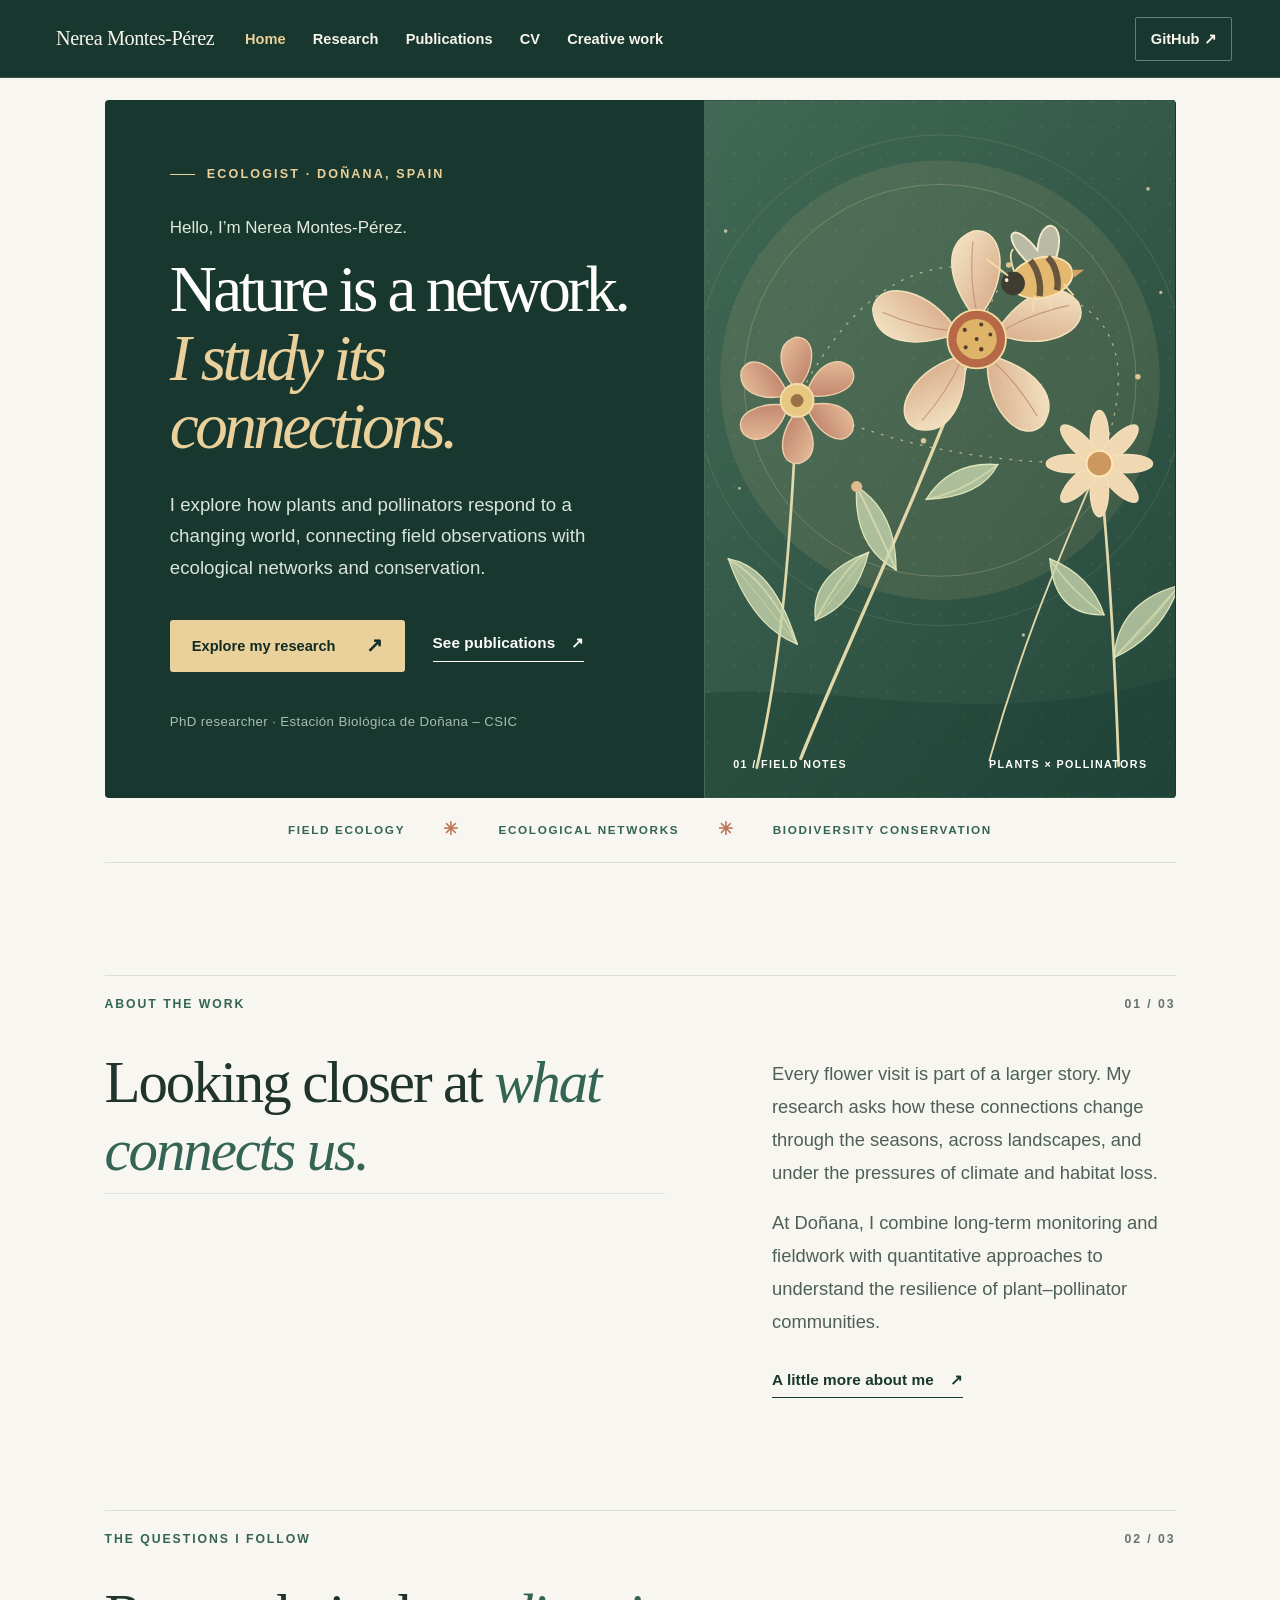
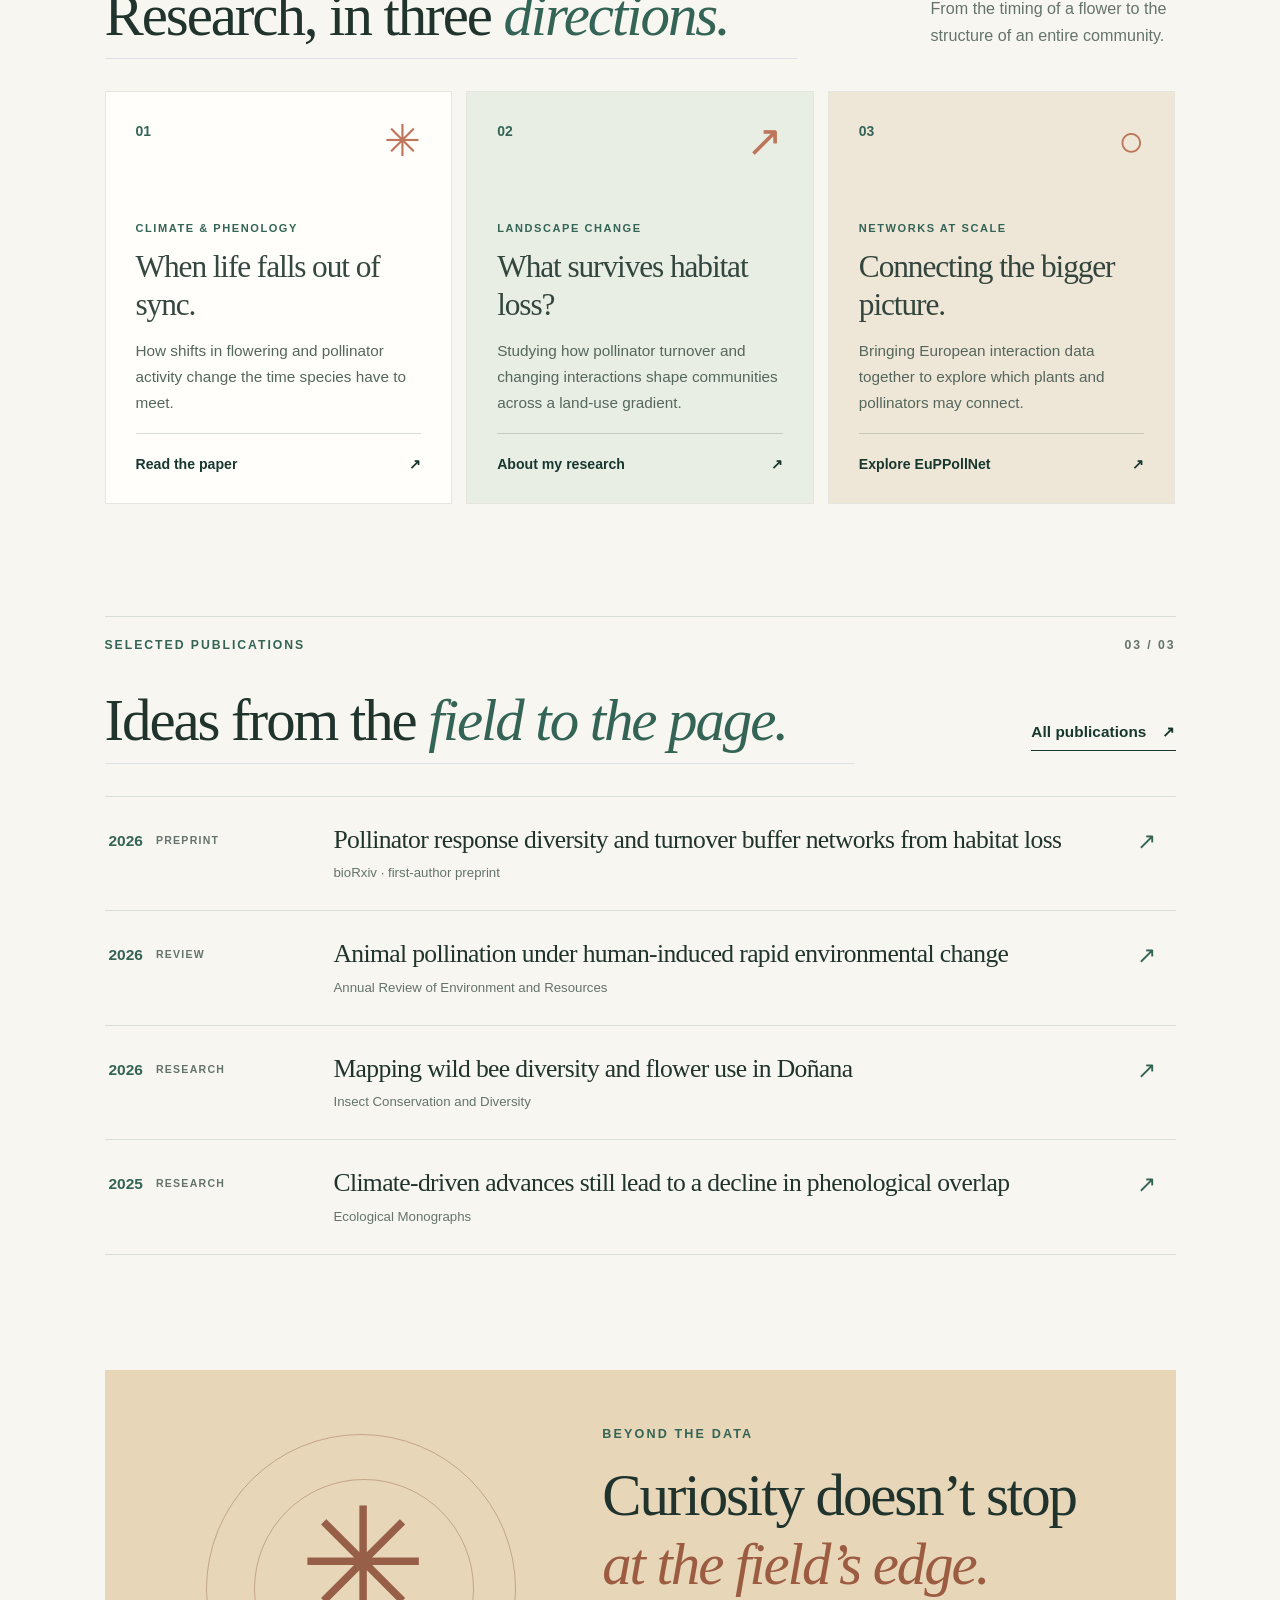
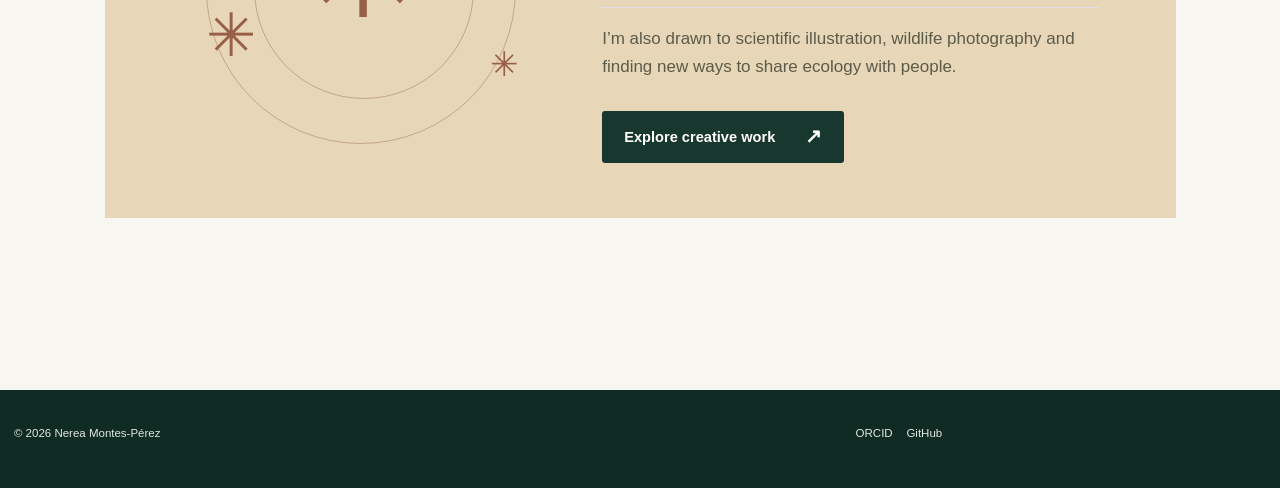
<file: docs/index.html>
<!DOCTYPE html>
<html xmlns="http://www.w3.org/1999/xhtml" lang="en" xml:lang="en"><head>

<meta charset="utf-8">
<meta name="generator" content="quarto-1.11.9">

<meta name="viewport" content="width=device-width, initial-scale=1.0, user-scalable=yes">

<meta name="description" content="I study the changing relationships between plants and pollinators, from Mediterranean field sites to networks across Europe.">

<title>Nerea Montes-Pérez | Ecologist – Nerea Montes-Pérez</title>
<style>
/* Default styles provided by pandoc.
** See https://pandoc.org/MANUAL.html#variables-for-html for config info.
*/
span.smallcaps{font-variant: small-caps;}
div.columns{display: flex; gap: 1.5em;}
div.column{flex: auto;}
@media screen {
div.columns{gap: min(4vw, 1.5em);}
div.column{overflow-x: auto;}
}
div.hanging-indent{margin-left: 1.5em; text-indent: -1.5em;}
ul.task-list{list-style: none;}
ul.task-list li input[type="checkbox"] {
  width: 0.8em;
  margin: 0 0.8em 0.2em -1em; /* quarto-specific, see https://github.com/quarto-dev/quarto-cli/issues/4556 */ 
  vertical-align: middle;
}
</style>


<script src="site_libs/quarto-nav/quarto-nav.js"></script>
<script src="site_libs/quarto-nav/headroom.min.js"></script>
<script src="site_libs/clipboard/clipboard.min.js"></script>
<script src="site_libs/quarto-html/quarto.js" type="module"></script>
<script src="site_libs/quarto-html/tabsets/tabsets.js" type="module"></script>
<script src="site_libs/quarto-html/scrollable-regions/scrollable-regions.js" type="module"></script>
<script src="site_libs/quarto-html/popper.min.js"></script>
<script src="site_libs/quarto-html/tippy.umd.min.js"></script>
<script src="site_libs/quarto-html/anchor.min.js"></script>
<link href="site_libs/quarto-html/tippy.css" rel="stylesheet">
<link href="site_libs/quarto-html/quarto-syntax-highlighting-63b5708e65d6cd79cd7618c58d0c21e7.css" rel="stylesheet" id="quarto-text-highlighting-styles">
<script src="site_libs/bootstrap/bootstrap.min.js"></script>
<link href="site_libs/bootstrap/bootstrap-icons.css" rel="stylesheet">
<link href="site_libs/bootstrap/bootstrap-291ceed7318ac195c3c5026c049aa144.min.css" rel="stylesheet" append-hash="true" id="quarto-bootstrap" data-mode="light">
<script id="quarto-search-options" type="application/json">{
  "language": {
    "search-no-results-text": "No results",
    "search-matching-documents-text": "matching documents",
    "search-copy-link-title": "Copy link to search",
    "search-hide-matches-text": "Hide additional matches",
    "search-more-match-text": "more match in this document",
    "search-more-matches-text": "more matches in this document",
    "search-clear-button-title": "Clear",
    "search-text-placeholder": "",
    "search-detached-cancel-button-title": "Cancel",
    "search-submit-button-title": "Submit",
    "search-label": "Search"
  }
}</script>
<style>html{ scroll-behavior: smooth; }</style>


<link rel="stylesheet" href="styles.css">
</head>

<body class="nav-fixed quarto-light"><a id="quarto-skip-link" class="visually-hidden-focusable" href="#quarto-document-content">Skip to main content</a>

<div id="quarto-search-results"></div>
  <header id="quarto-header" class="headroom fixed-top">
    <nav class="navbar navbar-expand-lg " data-bs-theme="dark" aria-label="Site">
      <div class="navbar-container container-fluid">
      <div class="navbar-brand-container mx-auto">
    <a href="./index.html" class="navbar-brand navbar-brand-logo">
    <img src="./assets/mark.svg" alt="Flower and pollinator symbol" class="navbar-logo light-content">
    <img src="./assets/mark.svg" alt="Flower and pollinator symbol" class="navbar-logo dark-content">
    </a>
    <a class="navbar-brand" href="./index.html">
    <span class="navbar-title">Nerea Montes-Pérez</span>
    </a>
  </div>
          <button class="navbar-toggler" type="button" data-bs-toggle="collapse" data-bs-target="#navbarCollapse" aria-controls="navbarCollapse" aria-expanded="false" aria-label="Toggle navigation" onclick="if (window.quartoToggleHeadroom) { window.quartoToggleHeadroom(); }">
  <span class="navbar-toggler-icon"></span>
</button>
          <div class="collapse navbar-collapse" id="navbarCollapse">
            <ul class="navbar-nav navbar-nav-scroll me-auto">
  <li class="nav-item">
    <a class="nav-link active" href="./index.html" aria-current="page"> 
<span class="menu-text">Home</span></a>
  </li>  
  <li class="nav-item">
    <a class="nav-link" href="./index.html#research"> 
<span class="menu-text">Research</span></a>
  </li>  
  <li class="nav-item">
    <a class="nav-link" href="./publications.html"> 
<span class="menu-text">Publications</span></a>
  </li>  
  <li class="nav-item">
    <a class="nav-link" href="./cv.html"> 
<span class="menu-text">CV</span></a>
  </li>  
  <li class="nav-item">
    <a class="nav-link" href="./portfolio.html"> 
<span class="menu-text">Creative work</span></a>
  </li>  
</ul>
            <ul class="navbar-nav navbar-nav-scroll ms-auto">
  <li class="nav-item">
    <a class="nav-link" href="https://github.com/NerMonPer"> 
<span class="menu-text">GitHub ↗</span></a>
  </li>  
</ul>
          </div> <!-- /navcollapse -->
            <div class="quarto-navbar-tools">
</div>
      </div> <!-- /container-fluid -->
    </nav>
</header>
<!-- content -->
<div id="quarto-content" class="quarto-container page-columns page-rows-contents page-layout-full page-navbar">
<!-- sidebar -->
<!-- margin-sidebar -->
    
<!-- main -->
<main class="content column-page" id="quarto-document-content" tabindex="-1">

<header id="title-block-header" class="quarto-title-block default">
<div class="quarto-title">
<h1 class="title">Nerea Montes-Pérez | Ecologist</h1>
</div>

<div>
  <div class="description">
    I study the changing relationships between plants and pollinators, from Mediterranean field sites to networks across Europe.
  </div>
</div>


<div class="quarto-title-meta column-page">

    
  
    
  </div>
  


</header>


<div class="site-shell home-page">

<section class="hero" aria-labelledby="hero-title">
  <div class="hero-copy">
    <p class="eyebrow eyebrow-light"><span class="eyebrow-line"></span> ECOLOGIST · DOÑANA, SPAIN</p>
    <p class="hero-name">Hello, I’m Nerea Montes-Pérez.</p>
    <h1 id="hero-title">Nature is a network.<br><em>I study its connections.</em></h1>
    <p class="hero-description">I explore how plants and pollinators respond to a changing world, connecting field observations with ecological networks and conservation.</p>
    <div class="hero-actions">
      <a class="button button-cream" href="#research">Explore my research <span aria-hidden="true">↗</span></a>
      <a class="text-link text-link-light" href="publications.html">See publications <span aria-hidden="true">↗</span></a>
    </div>
    <p class="hero-affiliation">PhD researcher · Estación Biológica de Doñana – CSIC</p>
  </div>
  <div class="hero-visual">
    <img src="assets/botanical-network.svg" alt="Decorative illustration of flowers, a bee and the connections between them">
    <div class="visual-caption"><span>01 / FIELD NOTES</span><span>PLANTS × POLLINATORS</span></div>
  </div>
</section>

<div class="context-strip" aria-label="Research themes">
  <span>FIELD ECOLOGY</span><span class="strip-star" aria-hidden="true">✳</span>
  <span>ECOLOGICAL NETWORKS</span><span class="strip-star" aria-hidden="true">✳</span>
  <span>BIODIVERSITY CONSERVATION</span>
</div>

<section class="intro-section section-space" aria-labelledby="intro-title">
  <div class="section-kicker"><span>ABOUT THE WORK</span><span>01 / 03</span></div>
  <div class="intro-grid">
    <h2 id="intro-title" class="anchored">Looking closer at <em>what connects us.</em></h2>
    <div class="intro-copy">
      <p>Every flower visit is part of a larger story. My research asks how these connections change through the seasons, across landscapes, and under the pressures of climate and habitat loss.</p>
      <p>At Doñana, I combine long-term monitoring and fieldwork with quantitative approaches to understand the resilience of plant–pollinator communities.</p>
      <a class="text-link" href="cv.html">A little more about me <span aria-hidden="true">↗</span></a>
    </div>
  </div>
</section>

<section id="research" class="research-section section-space" aria-labelledby="research-title">
  <div class="section-kicker"><span>THE QUESTIONS I FOLLOW</span><span>02 / 03</span></div>
  <div class="section-heading-row">
    <h2 id="research-title" class="anchored">Research, in three <em>directions.</em></h2>
    <p>From the timing of a flower to the structure of an entire community.</p>
  </div>
  <div class="research-grid">
    <article class="research-card">
      <div class="card-top"><span class="card-number">01</span><span class="card-symbol" aria-hidden="true">✳</span></div>
      <p class="card-label">CLIMATE &amp; PHENOLOGY</p>
      <h3 class="anchored">When life falls out of sync.</h3>
      <p>How shifts in flowering and pollinator activity change the time species have to meet.</p>
      <a href="https://doi.org/10.1002/ecm.70046" aria-label="Read the phenology paper">Read the paper <span aria-hidden="true">↗</span></a>
    </article>
    <article class="research-card">
      <div class="card-top"><span class="card-number">02</span><span class="card-symbol" aria-hidden="true">↗</span></div>
      <p class="card-label">LANDSCAPE CHANGE</p>
      <h3 class="anchored">What survives habitat loss?</h3>
      <p>Studying how pollinator turnover and changing interactions shape communities across a land-use gradient.</p>
      <a href="cv.html" aria-label="Read about my research experience">About my research <span aria-hidden="true">↗</span></a>
    </article>
    <article class="research-card">
      <div class="card-top"><span class="card-number">03</span><span class="card-symbol" aria-hidden="true">○</span></div>
      <p class="card-label">NETWORKS AT SCALE</p>
      <h3 class="anchored">Connecting the bigger picture.</h3>
      <p>Bringing European interaction data together to explore which plants and pollinators may connect.</p>
      <a href="https://doi.org/10.1111/geb.70000" aria-label="Read about the EuPPollNet database">Explore EuPPollNet <span aria-hidden="true">↗</span></a>
    </article>
  </div>
</section>

<section class="featured-section section-space" aria-labelledby="featured-title">
  <div class="section-kicker"><span>SELECTED PUBLICATIONS</span><span>03 / 03</span></div>
  <div class="section-heading-row">
    <h2 id="featured-title" class="anchored">Ideas from the <em>field to the page.</em></h2>
    <a class="text-link" href="publications.html">All publications <span aria-hidden="true">↗</span></a>
  </div>
  <div class="featured-list">
    <a class="featured-item" href="https://doi.org/10.64898/2026.11.20.768076">
      <span class="featured-year">2026 <span>PREPRINT</span></span>
      <span class="featured-title">Pollinator response diversity and turnover buffer networks from habitat loss <small>bioRxiv · first-author preprint</small></span>
      <span class="featured-arrow" aria-hidden="true">↗</span>
    </a>
    <a class="featured-item" href="https://doi.org/10.1146/annurev-environ-121224-092446">
      <span class="featured-year">2026 <span>REVIEW</span></span>
      <span class="featured-title">Animal pollination under human-induced rapid environmental change <small>Annual Review of Environment and Resources</small></span>
      <span class="featured-arrow" aria-hidden="true">↗</span>
    </a>
    <a class="featured-item" href="https://doi.org/10.1111/icad.70121">
      <span class="featured-year">2026 <span>RESEARCH</span></span>
      <span class="featured-title">Mapping wild bee diversity and flower use in Doñana <small>Insect Conservation and Diversity</small></span>
      <span class="featured-arrow" aria-hidden="true">↗</span>
    </a>
    <a class="featured-item" href="https://doi.org/10.1002/ecm.70046">
      <span class="featured-year">2025 <span>RESEARCH</span></span>
      <span class="featured-title">Climate-driven advances still lead to a decline in phenological overlap <small>Ecological Monographs</small></span>
      <span class="featured-arrow" aria-hidden="true">↗</span>
    </a>
  </div>
</section>

<section class="closing-section" aria-labelledby="closing-title">
  <div class="closing-art" aria-hidden="true"><span>✳</span><span>✳</span><span>✳</span></div>
  <div class="closing-copy">
    <p class="eyebrow">BEYOND THE DATA</p>
    <h2 id="closing-title" class="anchored">Curiosity doesn’t stop <em>at the field’s edge.</em></h2>
    <p>I’m also drawn to scientific illustration, wildlife photography and finding new ways to share ecology with people.</p>
    <a class="button button-dark" href="portfolio.html">Explore creative work <span aria-hidden="true">↗</span></a>
  </div>
</section>

</div>



</main> <!-- /main -->
<script id="quarto-html-after-body" type="application/javascript">
  window.document.addEventListener("DOMContentLoaded", function (event) {
    const icon = "";
    const anchorJS = new window.AnchorJS();
    anchorJS.options = {
      placement: 'right',
      icon: icon
    };
    anchorJS.add('.anchored');
    const isCodeAnnotation = (el) => {
      for (const clz of el.classList) {
        if (clz.startsWith('code-annotation-')) {                     
          return true;
        }
      }
      return false;
    }
    const onCopySuccess = function(e) {
      // button target
      const button = e.trigger;
      // don't keep focus
      button.blur();
      // flash "checked"
      button.classList.add('code-copy-button-checked');
      var currentTitle = button.getAttribute("title");
      button.setAttribute("title", "Copied!");
      let tooltip;
      if (window.bootstrap) {
        button.setAttribute("data-bs-toggle", "tooltip");
        button.setAttribute("data-bs-placement", "left");
        button.setAttribute("data-bs-title", "Copied!");
        tooltip = new bootstrap.Tooltip(button, 
          { trigger: "manual", 
            customClass: "code-copy-button-tooltip",
            offset: [0, -8]});
        tooltip.show();    
      }
      setTimeout(function() {
        if (tooltip) {
          tooltip.hide();
          button.removeAttribute("data-bs-title");
          button.removeAttribute("data-bs-toggle");
          button.removeAttribute("data-bs-placement");
        }
        button.setAttribute("title", currentTitle);
        button.classList.remove('code-copy-button-checked');
      }, 1000);
      // clear code selection
      e.clearSelection();
    }
    const getTextToCopy = function(trigger) {
      const outerScaffold = trigger.parentElement.cloneNode(true);
      const codeEl = outerScaffold.querySelector('code');
      for (const childEl of codeEl.children) {
        if (isCodeAnnotation(childEl)) {
          childEl.remove();
        }
      }
      return codeEl.innerText;
    }
    const clipboard = new window.ClipboardJS('.code-copy-button:not([data-in-quarto-modal])', {
      text: getTextToCopy
    });
    clipboard.on('success', onCopySuccess);
    if (window.document.getElementById('quarto-embedded-source-code-modal')) {
      const clipboardModal = new window.ClipboardJS('.code-copy-button[data-in-quarto-modal]', {
        text: getTextToCopy,
        container: window.document.getElementById('quarto-embedded-source-code-modal')
      });
      clipboardModal.on('success', onCopySuccess);
    }
      var localhostRegex = new RegExp(/^(?:http|https):\/\/localhost\:?[0-9]*\//);
      var mailtoRegex = new RegExp(/^mailto:/);
        var filterRegex = new RegExp("https:\/\/nermonper\.github\.io\/");
      const newWindowLabel = "(opens in a new tab)";
      const newWindowNoteId = "quarto-ext-newwindow-label";
      // Links reference one hidden label through aria-describedby, so the
      // announcement never changes their accessible name.
      var describeNewWindow = (link) => {
        if (!window.document.getElementById(newWindowNoteId)) {
          var newWindowNote = window.document.createElement("span");
          newWindowNote.id = newWindowNoteId;
          newWindowNote.hidden = true;
          newWindowNote.textContent = newWindowLabel;
          window.document.body.appendChild(newWindowNote);
        }
        var describedBy = (link.getAttribute("aria-describedby") || "").split(/\s+/).filter(Boolean);
        if (!describedBy.includes(newWindowNoteId)) {
          describedBy.push(newWindowNoteId);
          link.setAttribute("aria-describedby", describedBy.join(" "));
        }
      }
      var isInternal = (href) => {
          return filterRegex.test(href) || localhostRegex.test(href) || mailtoRegex.test(href);
      }
      // Inspect non-navigation links and adorn them if external
      window.quartoDecorateExternalLinks = function (root) {
     var links = (root || window.document).querySelectorAll('a[href]:not(.nav-link):not(.navbar-brand):not(.toc-action):not(.sidebar-link):not(.sidebar-item-toggle):not(.pagination-link):not(.no-external):not([aria-hidden]):not(.dropdown-item):not(.quarto-navigation-tool):not(.about-link)');
      for (var i=0; i<links.length; i++) {
        const link = links[i];
        if (!isInternal(link.href)) {
          // undo the damage that might have been done by quarto-nav.js in the case of
          // links that we want to consider external
          if (link.dataset.originalHref !== undefined) {
            link.href = link.dataset.originalHref;
          }
            // target, if specified
            link.setAttribute("target", "_blank");
            if (link.getAttribute("rel") === null) {
              link.setAttribute("rel", "noopener");
            }
            describeNewWindow(link);
          if (!link.classList.contains('no-external-icon')) {
          }
        }
      }
      };
      window.quartoDecorateExternalLinks(window.document);
    // Esc closes the popup (WCAG 1.4.13) and focus leaving both trigger and
    // popup closes it (WCAG 2.4.11); tippy handles neither for interactive popups.
    const hideOnEscAndFocusOut = {
      name: 'hideOnEscAndFocusOut',
      defaultValue: true,
      fn(instance) {
        const dismiss = () => {
          // A show scheduled by the trigger delay would otherwise reopen it
          instance.clearDelayTimeouts();
          instance.hide();
        };
        const onKeyDown = (event) => {
          if (event.key !== 'Escape') {
            return;
          }
          // Keep Esc from also reaching page handlers (e.g. reveal.js overview),
          // except an open reveal.js slide menu, which Esc should close too.
          // The menu handles keys only when its keyboard option is on.
          const menuHandlesEsc = window.Reveal?.getPlugin?.('menu')?.isOpen() &&
            window.Reveal.getConfig().menu?.keyboard !== false;
          if (!menuHandlesEsc) {
            event.stopPropagation();
          }
          if (instance.popper.contains(window.document.activeElement)) {
            // Disabled while refocusing so the focus trigger does not reopen it
            instance.disable();
            instance.reference.focus();
            instance.enable();
          }
          dismiss();
        };
        const onFocusOut = (event) => {
          const target = event.relatedTarget;
          if (target && !instance.reference.contains(target) &&
              !instance.popper.contains(target)) {
            dismiss();
          }
        };
        // On the trigger too: a click trigger (code-annotations: select) has no
        // blur handling. Attached for the instance's lifetime so leaving the
        // trigger also cancels a show still pending on the trigger delay.
        instance.reference.addEventListener('focusout', onFocusOut);
        return {
          onShow() {
            window.document.addEventListener('keydown', onKeyDown, true);
            instance.popper.addEventListener('focusout', onFocusOut);
          },
          onHide() {
            window.document.removeEventListener('keydown', onKeyDown, true);
            instance.popper.removeEventListener('focusout', onFocusOut);
          },
          onDestroy() {
            instance.reference.removeEventListener('focusout', onFocusOut);
          },
        };
      },
    };
    function tippyHover(el, contentFn, onTriggerFn, onUntriggerFn) {
      const config = {
        allowHTML: true,
        maxWidth: 500,
        delay: 100,
        arrow: false,
        appendTo: function(el) {
            return el.parentElement;
        },
        interactive: true,
        interactiveBorder: 10,
        theme: 'quarto',
        placement: 'bottom-start',
        plugins: [hideOnEscAndFocusOut],
      };
      if (contentFn) {
        config.content = contentFn;
      }
      if (onTriggerFn) {
        config.onTrigger = onTriggerFn;
      }
      if (onUntriggerFn) {
        config.onUntrigger = onUntriggerFn;
      }
      window.tippy(el, config); 
    }
    const noterefs = window.document.querySelectorAll('a[role="doc-noteref"]');
    for (var i=0; i<noterefs.length; i++) {
      const ref = noterefs[i];
      tippyHover(ref, function() {
        // use id or data attribute instead here
        let href = ref.getAttribute('data-footnote-href') || ref.getAttribute('href');
        try { href = new URL(href).hash; } catch {}
        const id = href.replace(/^#\/?/, "");
        const note = window.document.getElementById(id);
        if (note) {
          return note.innerHTML;
        } else {
          return "";
        }
      });
    }
    const xrefs = window.document.querySelectorAll('a.quarto-xref');
    const processXRef = (id, note) => {
      // Strip column container classes
      const stripColumnClz = (el) => {
        el.classList.remove("page-full", "page-columns");
        if (el.children) {
          for (const child of el.children) {
            stripColumnClz(child);
          }
        }
      }
      stripColumnClz(note)
      if (id === null || id.startsWith('sec-')) {
        // Special case sections, only their first couple elements
        const container = document.createElement("div");
        if (note.children && note.children.length > 2) {
          container.appendChild(note.children[0].cloneNode(true));
          for (let i = 1; i < note.children.length; i++) {
            const child = note.children[i];
            if (child.tagName === "P" && child.innerText === "") {
              continue;
            } else {
              container.appendChild(child.cloneNode(true));
              break;
            }
          }
          if (window.Quarto?.typesetMath) {
            window.Quarto.typesetMath(container);
          }
          return container.innerHTML
        } else {
          if (window.Quarto?.typesetMath) {
            window.Quarto.typesetMath(note);
          }
          return note.innerHTML;
        }
      } else {
        // Remove any anchor links if they are present
        const anchorLink = note.querySelector('a.anchorjs-link');
        if (anchorLink) {
          anchorLink.remove();
        }
        if (window.Quarto?.typesetMath) {
          window.Quarto.typesetMath(note);
        }
        if (note.classList.contains("callout")) {
          return note.outerHTML;
        } else {
          return note.innerHTML;
        }
      }
    }
    for (var i=0; i<xrefs.length; i++) {
      const xref = xrefs[i];
      tippyHover(xref, undefined, function(instance) {
        instance.disable();
        let url = xref.getAttribute('href');
        let hash = undefined; 
        if (url.startsWith('#')) {
          hash = url;
        } else {
          try { hash = new URL(url).hash; } catch {}
        }
        if (hash) {
          const id = hash.replace(/^#\/?/, "");
          const note = window.document.getElementById(id);
          if (note !== null) {
            try {
              const html = processXRef(id, note.cloneNode(true));
              instance.setContent(html);
            } finally {
              instance.enable();
              instance.show();
            }
          } else {
            // See if we can fetch this
            fetch(url.split('#')[0])
            .then(res => res.text())
            .then(html => {
              const parser = new DOMParser();
              const htmlDoc = parser.parseFromString(html, "text/html");
              const note = htmlDoc.getElementById(id);
              if (note !== null) {
                const html = processXRef(id, note);
                instance.setContent(html);
              } 
            }).finally(() => {
              instance.enable();
              instance.show();
            });
          }
        } else {
          // See if we can fetch a full url (with no hash to target)
          // This is a special case and we should probably do some content thinning / targeting
          fetch(url)
          .then(res => res.text())
          .then(html => {
            const parser = new DOMParser();
            const htmlDoc = parser.parseFromString(html, "text/html");
            const note = htmlDoc.querySelector('main.content');
            if (note !== null) {
              // This should only happen for chapter cross references
              // (since there is no id in the URL)
              // remove the first header
              if (note.children.length > 0 && note.children[0].tagName === "HEADER") {
                note.children[0].remove();
              }
              const html = processXRef(null, note);
              instance.setContent(html);
            } 
          }).finally(() => {
            instance.enable();
            instance.show();
          });
        }
      }, function(instance) {
      });
    }
        let selectedAnnoteEl;
        const selectorForAnnotation = ( cell, annotation) => {
          let cellAttr = 'data-code-cell="' + cell + '"';
          let lineAttr = 'data-code-annotation="' +  annotation + '"';
          const selector = 'span[' + cellAttr + '][' + lineAttr + ']';
          return selector;
        }
        const selectCodeLines = (annoteEl) => {
          const doc = window.document;
          const targetCell = annoteEl.getAttribute("data-target-cell");
          const targetAnnotation = annoteEl.getAttribute("data-target-annotation");
          const annoteSpan = window.document.querySelector(selectorForAnnotation(targetCell, targetAnnotation));
          const lines = annoteSpan.getAttribute("data-code-lines").split(",");
          const lineIds = lines.map((line) => {
            return targetCell + "-" + line;
          })
          // Each band is positioned against its own containing block, which is
          // not the offsetParent of the lines, so place it from client rects.
          const placeBand = (band, firstEl, lastEl, codeBlock) => {
            const container = band.offsetParent;
            if (container === null) {
              return;
            }
            const containerRect = container.getBoundingClientRect();
            // Reveal.js scales slides with a transform, so convert client
            // pixels back to the CSS pixels of the container.
            const scale = containerRect.height / container.offsetHeight || 1;
            const firstRect = firstEl.getBoundingClientRect();
            const lastRect = lastEl.getBoundingClientRect();
            const top = (firstRect.top - containerRect.top) / scale - container.clientTop + container.scrollTop;
            const height = (lastRect.bottom - firstRect.top) / scale;
            band.style.top = top - 2 + "px";
            band.style.height = height + 4 + "px";
            if (codeBlock) {
              // Without the copy button wrapper, the containing block is wider
              // than the code block, so span the code block explicitly.
              const blockRect = codeBlock.getBoundingClientRect();
              band.style.left = (blockRect.left - containerRect.left) / scale - container.clientLeft + container.scrollLeft + "px";
              band.style.width = blockRect.width / scale + "px";
            }
          };
          if (lineIds.length > 0) {
            const el = window.document.getElementById(lineIds[0]);
            const lastEl = window.document.getElementById(lineIds[lineIds.length - 1]);
            const parent = el.parentElement.parentElement;
            // cook up a div (if necessary) and position it
            let div = window.document.getElementById("code-annotation-line-highlight");
            if (div === null) {
              div = window.document.createElement("div");
              div.setAttribute("id", "code-annotation-line-highlight");
              div.style.position = 'absolute';
              parent.appendChild(div);
            }
            placeBand(div, el, lastEl, parent.closest("div.sourceCode") || parent);
            let gutterDiv = window.document.getElementById("code-annotation-line-highlight-gutter");
            if (gutterDiv === null) {
              gutterDiv = window.document.createElement("div");
              gutterDiv.setAttribute("id", "code-annotation-line-highlight-gutter");
              gutterDiv.style.position = 'absolute';
              const codeCell = window.document.getElementById(targetCell);
              const gutter = codeCell.querySelector('.code-annotation-gutter');
              gutter.appendChild(gutterDiv);
            }
            placeBand(gutterDiv, el, lastEl);
            selectedAnnoteEl = annoteEl;
          }
        };
        const unselectCodeLines = () => {
          const elementsIds = ["code-annotation-line-highlight", "code-annotation-line-highlight-gutter"];
          elementsIds.forEach((elId) => {
            const div = window.document.getElementById(elId);
            if (div) {
              div.remove();
            }
          });
          selectedAnnoteEl = undefined;
        };
          // Handle positioning of the toggle
      window.addEventListener(
        "resize",
        throttle(() => {
          elRect = undefined;
          if (selectedAnnoteEl) {
            selectCodeLines(selectedAnnoteEl);
          }
        }, 10)
      );
      function throttle(fn, ms) {
      let throttle = false;
      let timer;
        return (...args) => {
          if(!throttle) { // first call gets through
              fn.apply(this, args);
              throttle = true;
          } else { // all the others get throttled
              if(timer) clearTimeout(timer); // cancel #2
              timer = setTimeout(() => {
                fn.apply(this, args);
                timer = throttle = false;
              }, ms);
          }
        };
      }
        // Attach click handler to the DT
        const annoteDls = window.document.querySelectorAll('dt[data-target-cell]');
        for (const annoteDlNode of annoteDls) {
          annoteDlNode.addEventListener('click', (event) => {
            const clickedEl = event.target;
            if (clickedEl !== selectedAnnoteEl) {
              unselectCodeLines();
              const activeEl = window.document.querySelector('dt[data-target-cell].code-annotation-active');
              if (activeEl) {
                activeEl.classList.remove('code-annotation-active');
              }
              selectCodeLines(clickedEl);
              clickedEl.classList.add('code-annotation-active');
            } else {
              // Unselect the line
              unselectCodeLines();
              clickedEl.classList.remove('code-annotation-active');
            }
          });
        }
    const findCites = (el) => {
      const parentEl = el.parentElement;
      if (parentEl) {
        const cites = parentEl.dataset.cites;
        if (cites) {
          return {
            el,
            cites: cites.split(' ')
          };
        } else {
          return findCites(el.parentElement)
        }
      } else {
        return undefined;
      }
    };
    var bibliorefs = window.document.querySelectorAll('a[role="doc-biblioref"]');
    for (var i=0; i<bibliorefs.length; i++) {
      const ref = bibliorefs[i];
      const citeInfo = findCites(ref);
      if (citeInfo) {
        tippyHover(citeInfo.el, function() {
          var popup = window.document.createElement('div');
          citeInfo.cites.forEach(function(cite) {
            var citeDiv = window.document.createElement('div');
            citeDiv.classList.add('hanging-indent');
            citeDiv.classList.add('csl-entry');
            var biblioDiv = window.document.getElementById('ref-' + cite);
            if (biblioDiv) {
              citeDiv.innerHTML = biblioDiv.innerHTML;
            }
            popup.appendChild(citeDiv);
          });
          return popup.innerHTML;
        });
      }
    }
  });
  </script>
  <script type="application/javascript">
  window.quartoScrollableRegionsLabels = {"code":"Scrollable code","output":"Scrollable output"};
  </script>
</div> <!-- /content -->
<footer class="footer">
  <div class="nav-footer">
    <div class="nav-footer-left">
<p>© 2026 Nerea Montes-Pérez</p>
</div>   
    <div class="nav-footer-center">
      &nbsp;
    </div>
    <div class="nav-footer-right">
      <ul class="footer-items list-unstyled">
    <li class="nav-item">
    <a class="nav-link" href="https://orcid.org/0000-0003-3014-1544">
<p>ORCID</p>
</a>
  </li>  
    <li class="nav-item">
    <a class="nav-link" href="https://github.com/NerMonPer">
<p>GitHub</p>
</a>
  </li>  
</ul>
    </div>
  </div>
</footer>




<script src="site_libs/quarto-html/zenscroll-min.js"></script>
</body></html>
</file>
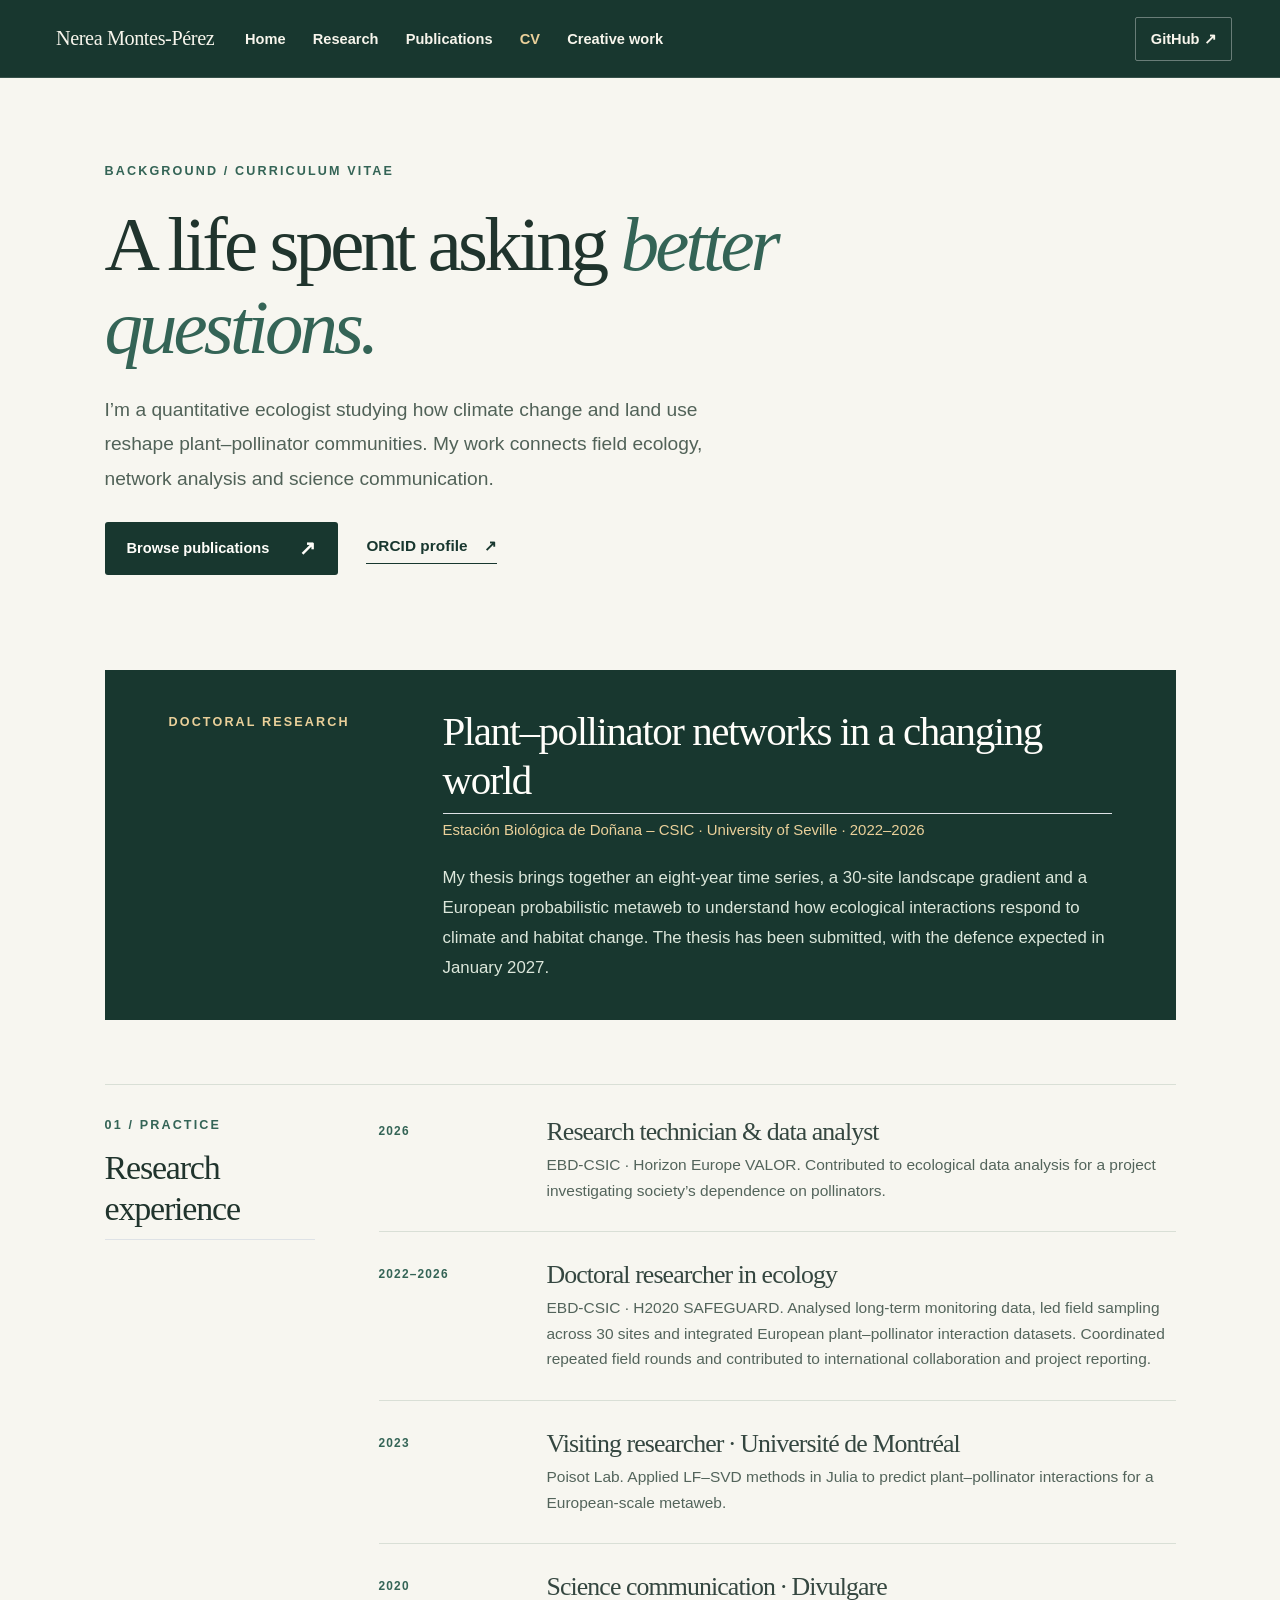
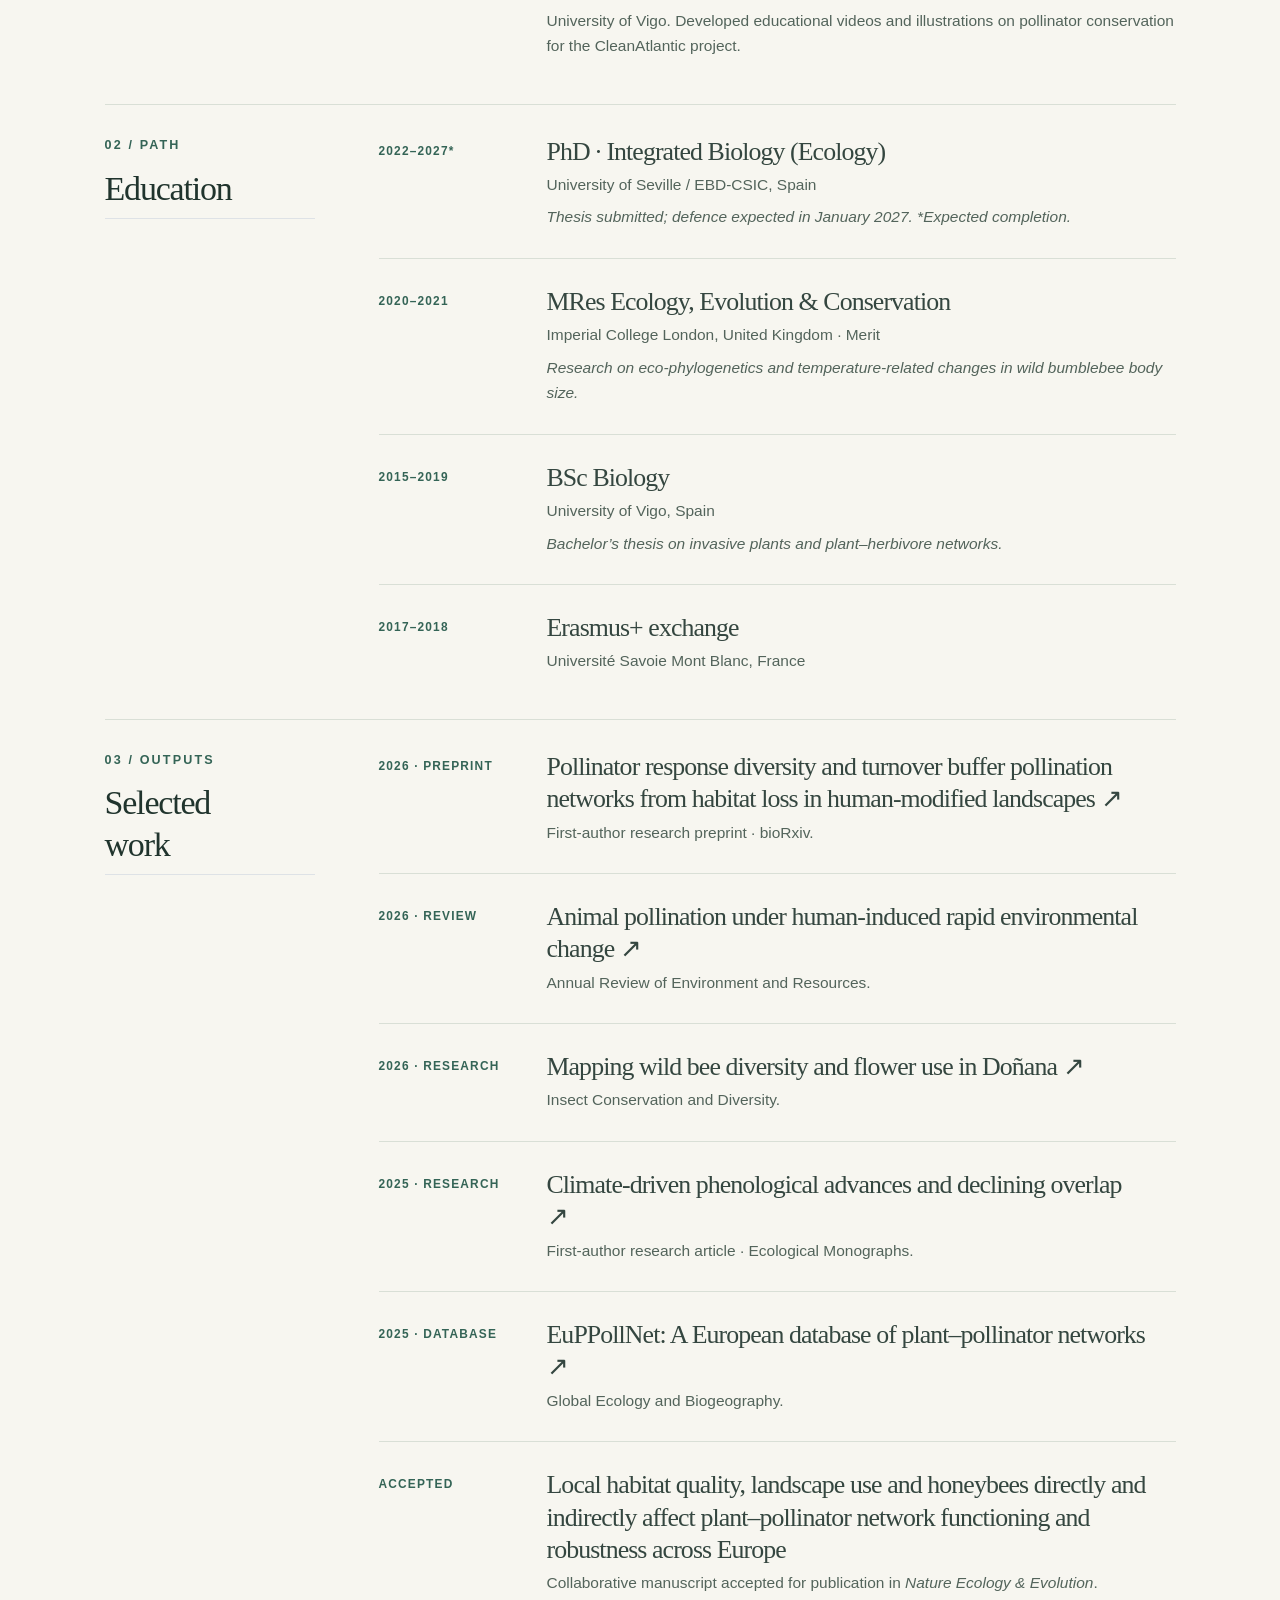
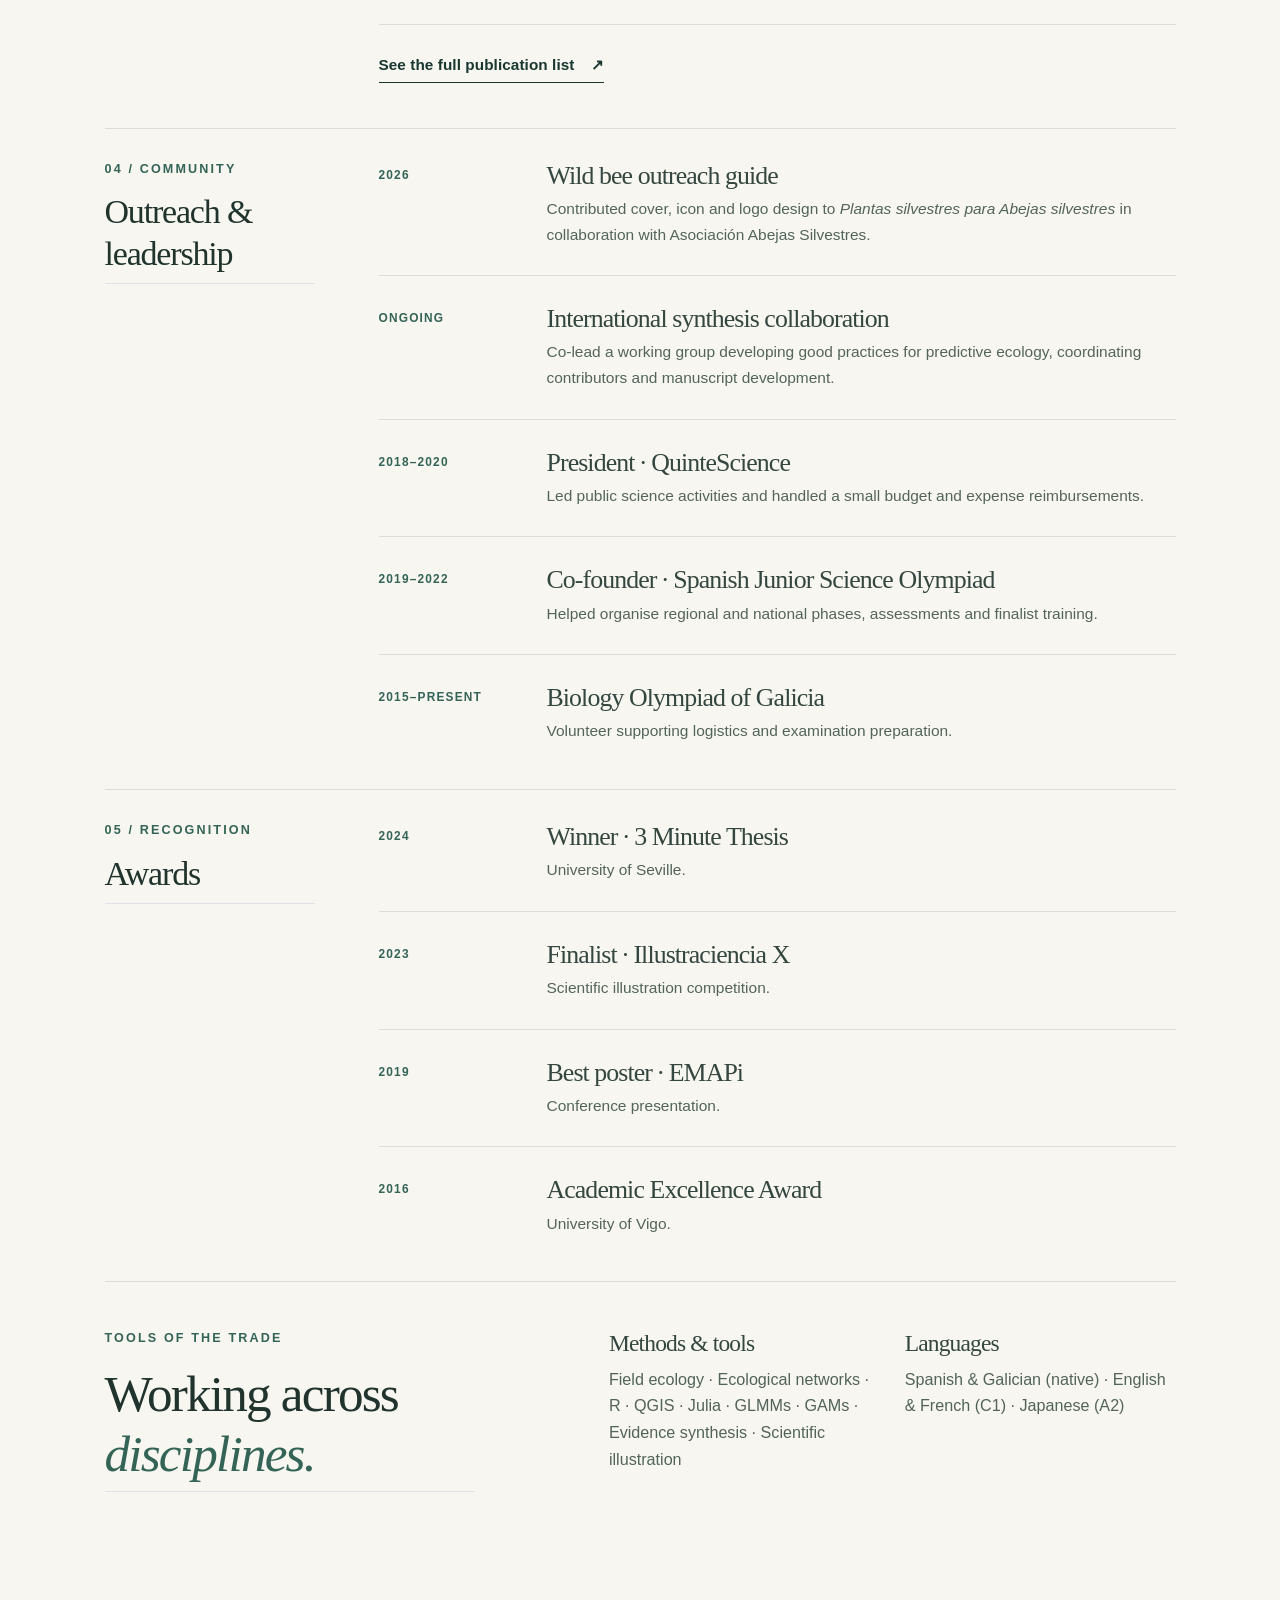
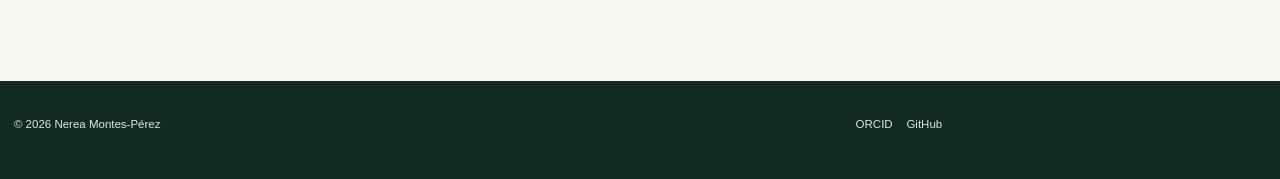
<file: docs/cv.html>
<!DOCTYPE html>
<html xmlns="http://www.w3.org/1999/xhtml" lang="en" xml:lang="en"><head>

<meta charset="utf-8">
<meta name="generator" content="quarto-1.11.9">

<meta name="viewport" content="width=device-width, initial-scale=1.0, user-scalable=yes">

<meta name="description" content="Research experience, education, publications and outreach by quantitative ecologist Nerea Montes-Pérez.">

<title>CV | Nerea Montes-Pérez – Nerea Montes-Pérez</title>
<style>
/* Default styles provided by pandoc.
** See https://pandoc.org/MANUAL.html#variables-for-html for config info.
*/
span.smallcaps{font-variant: small-caps;}
div.columns{display: flex; gap: 1.5em;}
div.column{flex: auto;}
@media screen {
div.columns{gap: min(4vw, 1.5em);}
div.column{overflow-x: auto;}
}
div.hanging-indent{margin-left: 1.5em; text-indent: -1.5em;}
ul.task-list{list-style: none;}
ul.task-list li input[type="checkbox"] {
  width: 0.8em;
  margin: 0 0.8em 0.2em -1em; /* quarto-specific, see https://github.com/quarto-dev/quarto-cli/issues/4556 */ 
  vertical-align: middle;
}
</style>


<script src="site_libs/quarto-nav/quarto-nav.js"></script>
<script src="site_libs/quarto-nav/headroom.min.js"></script>
<script src="site_libs/clipboard/clipboard.min.js"></script>
<script src="site_libs/quarto-html/quarto.js" type="module"></script>
<script src="site_libs/quarto-html/tabsets/tabsets.js" type="module"></script>
<script src="site_libs/quarto-html/scrollable-regions/scrollable-regions.js" type="module"></script>
<script src="site_libs/quarto-html/popper.min.js"></script>
<script src="site_libs/quarto-html/tippy.umd.min.js"></script>
<script src="site_libs/quarto-html/anchor.min.js"></script>
<link href="site_libs/quarto-html/tippy.css" rel="stylesheet">
<link href="site_libs/quarto-html/quarto-syntax-highlighting-63b5708e65d6cd79cd7618c58d0c21e7.css" rel="stylesheet" id="quarto-text-highlighting-styles">
<script src="site_libs/bootstrap/bootstrap.min.js"></script>
<link href="site_libs/bootstrap/bootstrap-icons.css" rel="stylesheet">
<link href="site_libs/bootstrap/bootstrap-291ceed7318ac195c3c5026c049aa144.min.css" rel="stylesheet" append-hash="true" id="quarto-bootstrap" data-mode="light">
<script id="quarto-search-options" type="application/json">{
  "language": {
    "search-no-results-text": "No results",
    "search-matching-documents-text": "matching documents",
    "search-copy-link-title": "Copy link to search",
    "search-hide-matches-text": "Hide additional matches",
    "search-more-match-text": "more match in this document",
    "search-more-matches-text": "more matches in this document",
    "search-clear-button-title": "Clear",
    "search-text-placeholder": "",
    "search-detached-cancel-button-title": "Cancel",
    "search-submit-button-title": "Submit",
    "search-label": "Search"
  }
}</script>
<style>html{ scroll-behavior: smooth; }</style>


<link rel="stylesheet" href="styles.css">
</head>

<body class="nav-fixed quarto-light"><a id="quarto-skip-link" class="visually-hidden-focusable" href="#quarto-document-content">Skip to main content</a>

<div id="quarto-search-results"></div>
  <header id="quarto-header" class="headroom fixed-top">
    <nav class="navbar navbar-expand-lg " data-bs-theme="dark" aria-label="Site">
      <div class="navbar-container container-fluid">
      <div class="navbar-brand-container mx-auto">
    <a href="./index.html" class="navbar-brand navbar-brand-logo">
    <img src="./assets/mark.svg" alt="Flower and pollinator symbol" class="navbar-logo light-content">
    <img src="./assets/mark.svg" alt="Flower and pollinator symbol" class="navbar-logo dark-content">
    </a>
    <a class="navbar-brand" href="./index.html">
    <span class="navbar-title">Nerea Montes-Pérez</span>
    </a>
  </div>
          <button class="navbar-toggler" type="button" data-bs-toggle="collapse" data-bs-target="#navbarCollapse" aria-controls="navbarCollapse" aria-expanded="false" aria-label="Toggle navigation" onclick="if (window.quartoToggleHeadroom) { window.quartoToggleHeadroom(); }">
  <span class="navbar-toggler-icon"></span>
</button>
          <div class="collapse navbar-collapse" id="navbarCollapse">
            <ul class="navbar-nav navbar-nav-scroll me-auto">
  <li class="nav-item">
    <a class="nav-link" href="./index.html"> 
<span class="menu-text">Home</span></a>
  </li>  
  <li class="nav-item">
    <a class="nav-link" href="./index.html#research"> 
<span class="menu-text">Research</span></a>
  </li>  
  <li class="nav-item">
    <a class="nav-link" href="./publications.html"> 
<span class="menu-text">Publications</span></a>
  </li>  
  <li class="nav-item">
    <a class="nav-link active" href="./cv.html" aria-current="page"> 
<span class="menu-text">CV</span></a>
  </li>  
  <li class="nav-item">
    <a class="nav-link" href="./portfolio.html"> 
<span class="menu-text">Creative work</span></a>
  </li>  
</ul>
            <ul class="navbar-nav navbar-nav-scroll ms-auto">
  <li class="nav-item">
    <a class="nav-link" href="https://github.com/NerMonPer"> 
<span class="menu-text">GitHub ↗</span></a>
  </li>  
</ul>
          </div> <!-- /navcollapse -->
            <div class="quarto-navbar-tools">
</div>
      </div> <!-- /container-fluid -->
    </nav>
</header>
<!-- content -->
<div id="quarto-content" class="quarto-container page-columns page-rows-contents page-layout-full page-navbar">
<!-- sidebar -->
<!-- margin-sidebar -->
    
<!-- main -->
<main class="content column-page" id="quarto-document-content" tabindex="-1">

<header id="title-block-header" class="quarto-title-block default">
<div class="quarto-title">
<h1 class="title">CV | Nerea Montes-Pérez</h1>
</div>

<div>
  <div class="description">
    Research experience, education, publications and outreach by quantitative ecologist Nerea Montes-Pérez.
  </div>
</div>


<div class="quarto-title-meta column-page">

    
  
    
  </div>
  


</header>


<div class="site-shell inner-page">
  <header class="page-intro">
    <p class="eyebrow">BACKGROUND / CURRICULUM VITAE</p>
    <h1>A life spent asking <em>better questions.</em></h1>
    <p>I’m a quantitative ecologist studying how climate change and land use reshape plant–pollinator communities. My work connects field ecology, network analysis and science communication.</p>
    <div class="page-intro-actions">
      <a class="button button-dark" href="publications.html">Browse publications <span aria-hidden="true">↗</span></a>
      <a class="text-link" href="https://orcid.org/0000-0003-3014-1544">ORCID profile <span aria-hidden="true">↗</span></a>
    </div>
  </header>

  <section class="cv-feature" aria-labelledby="doctoral-work">
    <p class="eyebrow">DOCTORAL RESEARCH</p>
    <div>
      <h2 id="doctoral-work" class="anchored">Plant–pollinator networks in a changing world</h2>
      <p class="cv-feature-place">Estación Biológica de Doñana – CSIC · University of Seville · 2022–2026</p>
      <p>My thesis brings together an eight-year time series, a 30-site landscape gradient and a European probabilistic metaweb to understand how ecological interactions respond to climate and habitat change. The thesis has been submitted, with the defence expected in January 2027.</p>
    </div>
  </section>

  <section class="cv-section" aria-labelledby="experience-title">
    <div class="cv-sidebar"><p class="eyebrow">01 / PRACTICE</p><h2 id="experience-title" class="anchored">Research experience</h2></div>
    <div class="timeline">
      <article class="timeline-item">
        <span class="timeline-date">2026</span>
        <div><h3 class="anchored">Research technician &amp; data analyst</h3><p>EBD-CSIC · Horizon Europe VALOR. Contributed to ecological data analysis for a project investigating society’s dependence on pollinators.</p></div>
      </article>
      <article class="timeline-item">
        <span class="timeline-date">2022–2026</span>
        <div><h3 class="anchored">Doctoral researcher in ecology</h3><p>EBD-CSIC · H2020 SAFEGUARD. Analysed long-term monitoring data, led field sampling across 30 sites and integrated European plant–pollinator interaction datasets. Coordinated repeated field rounds and contributed to international collaboration and project reporting.</p></div>
      </article>
      <article class="timeline-item">
        <span class="timeline-date">2023</span>
        <div><h3 class="anchored">Visiting researcher · Université de Montréal</h3><p>Poisot Lab. Applied LF–SVD methods in Julia to predict plant–pollinator interactions for a European-scale metaweb.</p></div>
      </article>
      <article class="timeline-item">
        <span class="timeline-date">2020</span>
        <div><h3 class="anchored">Science communication · Divulgare</h3><p>University of Vigo. Developed educational videos and illustrations on pollinator conservation for the CleanAtlantic project.</p></div>
      </article>
    </div>
  </section>

  <section class="cv-section" aria-labelledby="education-title">
    <div class="cv-sidebar"><p class="eyebrow">02 / PATH</p><h2 id="education-title" class="anchored">Education</h2></div>
    <div class="timeline">
      <article class="timeline-item"><span class="timeline-date">2022–2027*</span><div><h3 class="anchored">PhD · Integrated Biology (Ecology)</h3><p>University of Seville / EBD-CSIC, Spain</p><p class="timeline-detail">Thesis submitted; defence expected in January 2027. *Expected completion.</p></div></article>
      <article class="timeline-item"><span class="timeline-date">2020–2021</span><div><h3 class="anchored">MRes Ecology, Evolution &amp; Conservation</h3><p>Imperial College London, United Kingdom · Merit</p><p class="timeline-detail">Research on eco-phylogenetics and temperature-related changes in wild bumblebee body size.</p></div></article>
      <article class="timeline-item"><span class="timeline-date">2015–2019</span><div><h3 class="anchored">BSc Biology</h3><p>University of Vigo, Spain</p><p class="timeline-detail">Bachelor’s thesis on invasive plants and plant–herbivore networks.</p></div></article>
      <article class="timeline-item"><span class="timeline-date">2017–2018</span><div><h3 class="anchored">Erasmus+ exchange</h3><p>Université Savoie Mont Blanc, France</p></div></article>
    </div>
  </section>

  <section class="cv-section" aria-labelledby="selected-work-title">
    <div class="cv-sidebar"><p class="eyebrow">03 / OUTPUTS</p><h2 id="selected-work-title" class="anchored">Selected work</h2></div>
    <div class="timeline">
      <article class="timeline-item"><span class="timeline-date">2026 · PREPRINT</span><div><h3 class="anchored"><a href="https://doi.org/10.64898/2026.11.20.768076">Pollinator response diversity and turnover buffer pollination networks from habitat loss in human-modified landscapes <span aria-hidden="true">↗</span></a></h3><p>First-author research preprint · bioRxiv.</p></div></article>
      <article class="timeline-item"><span class="timeline-date">2026 · REVIEW</span><div><h3 class="anchored"><a href="https://doi.org/10.1146/annurev-environ-121224-092446">Animal pollination under human-induced rapid environmental change <span aria-hidden="true">↗</span></a></h3><p>Annual Review of Environment and Resources.</p></div></article>
      <article class="timeline-item"><span class="timeline-date">2026 · RESEARCH</span><div><h3 class="anchored"><a href="https://doi.org/10.1111/icad.70121">Mapping wild bee diversity and flower use in Doñana <span aria-hidden="true">↗</span></a></h3><p>Insect Conservation and Diversity.</p></div></article>
      <article class="timeline-item"><span class="timeline-date">2025 · RESEARCH</span><div><h3 class="anchored"><a href="https://doi.org/10.1002/ecm.70046">Climate-driven phenological advances and declining overlap <span aria-hidden="true">↗</span></a></h3><p>First-author research article · Ecological Monographs.</p></div></article>
      <article class="timeline-item"><span class="timeline-date">2025 · DATABASE</span><div><h3 class="anchored"><a href="https://doi.org/10.1111/geb.70000">EuPPollNet: A European database of plant–pollinator networks <span aria-hidden="true">↗</span></a></h3><p>Global Ecology and Biogeography.</p></div></article>
      <article class="timeline-item"><span class="timeline-date">ACCEPTED</span><div><h3 class="anchored">Local habitat quality, landscape use and honeybees directly and indirectly affect plant–pollinator network functioning and robustness across Europe</h3><p>Collaborative manuscript accepted for publication in <em>Nature Ecology &amp; Evolution</em>.</p></div></article>
      <p class="cv-more-link"><a class="text-link" href="publications.html">See the full publication list <span aria-hidden="true">↗</span></a></p>
    </div>
  </section>

  <section class="cv-section" aria-labelledby="outreach-title">
    <div class="cv-sidebar"><p class="eyebrow">04 / COMMUNITY</p><h2 id="outreach-title" class="anchored">Outreach &amp; leadership</h2></div>
    <div class="timeline">
      <article class="timeline-item"><span class="timeline-date">2026</span><div><h3 class="anchored">Wild bee outreach guide</h3><p>Contributed cover, icon and logo design to <em>Plantas silvestres para Abejas silvestres</em> in collaboration with Asociación Abejas Silvestres.</p></div></article>
      <article class="timeline-item"><span class="timeline-date">ONGOING</span><div><h3 class="anchored">International synthesis collaboration</h3><p>Co-lead a working group developing good practices for predictive ecology, coordinating contributors and manuscript development.</p></div></article>
      <article class="timeline-item"><span class="timeline-date">2018–2020</span><div><h3 class="anchored">President · QuinteScience</h3><p>Led public science activities and handled a small budget and expense reimbursements.</p></div></article>
      <article class="timeline-item"><span class="timeline-date">2019–2022</span><div><h3 class="anchored">Co-founder · Spanish Junior Science Olympiad</h3><p>Helped organise regional and national phases, assessments and finalist training.</p></div></article>
      <article class="timeline-item"><span class="timeline-date">2015–PRESENT</span><div><h3 class="anchored">Biology Olympiad of Galicia</h3><p>Volunteer supporting logistics and examination preparation.</p></div></article>
    </div>
  </section>

  <section class="cv-section" aria-labelledby="recognition-title">
    <div class="cv-sidebar"><p class="eyebrow">05 / RECOGNITION</p><h2 id="recognition-title" class="anchored">Awards</h2></div>
    <div class="timeline">
      <article class="timeline-item"><span class="timeline-date">2024</span><div><h3 class="anchored">Winner · 3 Minute Thesis</h3><p>University of Seville.</p></div></article>
      <article class="timeline-item"><span class="timeline-date">2023</span><div><h3 class="anchored">Finalist · Illustraciencia X</h3><p>Scientific illustration competition.</p></div></article>
      <article class="timeline-item"><span class="timeline-date">2019</span><div><h3 class="anchored">Best poster · EMAPi</h3><p>Conference presentation.</p></div></article>
      <article class="timeline-item"><span class="timeline-date">2016</span><div><h3 class="anchored">Academic Excellence Award</h3><p>University of Vigo.</p></div></article>
    </div>
  </section>

  <section class="cv-skills" aria-labelledby="skills-title">
    <div><p class="eyebrow">TOOLS OF THE TRADE</p><h2 id="skills-title" class="anchored">Working across <em>disciplines.</em></h2></div>
    <div class="skill-columns">
      <div><h3 class="anchored">Methods &amp; tools</h3><p>Field ecology · Ecological networks · R · QGIS · Julia · GLMMs · GAMs · Evidence synthesis · Scientific illustration</p></div>
      <div><h3 class="anchored">Languages</h3><p>Spanish &amp; Galician (native) · English &amp; French (C1) · Japanese (A2)</p></div>
    </div>
  </section>
</div>



</main> <!-- /main -->
<script id="quarto-html-after-body" type="application/javascript">
  window.document.addEventListener("DOMContentLoaded", function (event) {
    const icon = "";
    const anchorJS = new window.AnchorJS();
    anchorJS.options = {
      placement: 'right',
      icon: icon
    };
    anchorJS.add('.anchored');
    const isCodeAnnotation = (el) => {
      for (const clz of el.classList) {
        if (clz.startsWith('code-annotation-')) {                     
          return true;
        }
      }
      return false;
    }
    const onCopySuccess = function(e) {
      // button target
      const button = e.trigger;
      // don't keep focus
      button.blur();
      // flash "checked"
      button.classList.add('code-copy-button-checked');
      var currentTitle = button.getAttribute("title");
      button.setAttribute("title", "Copied!");
      let tooltip;
      if (window.bootstrap) {
        button.setAttribute("data-bs-toggle", "tooltip");
        button.setAttribute("data-bs-placement", "left");
        button.setAttribute("data-bs-title", "Copied!");
        tooltip = new bootstrap.Tooltip(button, 
          { trigger: "manual", 
            customClass: "code-copy-button-tooltip",
            offset: [0, -8]});
        tooltip.show();    
      }
      setTimeout(function() {
        if (tooltip) {
          tooltip.hide();
          button.removeAttribute("data-bs-title");
          button.removeAttribute("data-bs-toggle");
          button.removeAttribute("data-bs-placement");
        }
        button.setAttribute("title", currentTitle);
        button.classList.remove('code-copy-button-checked');
      }, 1000);
      // clear code selection
      e.clearSelection();
    }
    const getTextToCopy = function(trigger) {
      const outerScaffold = trigger.parentElement.cloneNode(true);
      const codeEl = outerScaffold.querySelector('code');
      for (const childEl of codeEl.children) {
        if (isCodeAnnotation(childEl)) {
          childEl.remove();
        }
      }
      return codeEl.innerText;
    }
    const clipboard = new window.ClipboardJS('.code-copy-button:not([data-in-quarto-modal])', {
      text: getTextToCopy
    });
    clipboard.on('success', onCopySuccess);
    if (window.document.getElementById('quarto-embedded-source-code-modal')) {
      const clipboardModal = new window.ClipboardJS('.code-copy-button[data-in-quarto-modal]', {
        text: getTextToCopy,
        container: window.document.getElementById('quarto-embedded-source-code-modal')
      });
      clipboardModal.on('success', onCopySuccess);
    }
      var localhostRegex = new RegExp(/^(?:http|https):\/\/localhost\:?[0-9]*\//);
      var mailtoRegex = new RegExp(/^mailto:/);
        var filterRegex = new RegExp("https:\/\/nermonper\.github\.io\/");
      const newWindowLabel = "(opens in a new tab)";
      const newWindowNoteId = "quarto-ext-newwindow-label";
      // Links reference one hidden label through aria-describedby, so the
      // announcement never changes their accessible name.
      var describeNewWindow = (link) => {
        if (!window.document.getElementById(newWindowNoteId)) {
          var newWindowNote = window.document.createElement("span");
          newWindowNote.id = newWindowNoteId;
          newWindowNote.hidden = true;
          newWindowNote.textContent = newWindowLabel;
          window.document.body.appendChild(newWindowNote);
        }
        var describedBy = (link.getAttribute("aria-describedby") || "").split(/\s+/).filter(Boolean);
        if (!describedBy.includes(newWindowNoteId)) {
          describedBy.push(newWindowNoteId);
          link.setAttribute("aria-describedby", describedBy.join(" "));
        }
      }
      var isInternal = (href) => {
          return filterRegex.test(href) || localhostRegex.test(href) || mailtoRegex.test(href);
      }
      // Inspect non-navigation links and adorn them if external
      window.quartoDecorateExternalLinks = function (root) {
     var links = (root || window.document).querySelectorAll('a[href]:not(.nav-link):not(.navbar-brand):not(.toc-action):not(.sidebar-link):not(.sidebar-item-toggle):not(.pagination-link):not(.no-external):not([aria-hidden]):not(.dropdown-item):not(.quarto-navigation-tool):not(.about-link)');
      for (var i=0; i<links.length; i++) {
        const link = links[i];
        if (!isInternal(link.href)) {
          // undo the damage that might have been done by quarto-nav.js in the case of
          // links that we want to consider external
          if (link.dataset.originalHref !== undefined) {
            link.href = link.dataset.originalHref;
          }
            // target, if specified
            link.setAttribute("target", "_blank");
            if (link.getAttribute("rel") === null) {
              link.setAttribute("rel", "noopener");
            }
            describeNewWindow(link);
          if (!link.classList.contains('no-external-icon')) {
          }
        }
      }
      };
      window.quartoDecorateExternalLinks(window.document);
    // Esc closes the popup (WCAG 1.4.13) and focus leaving both trigger and
    // popup closes it (WCAG 2.4.11); tippy handles neither for interactive popups.
    const hideOnEscAndFocusOut = {
      name: 'hideOnEscAndFocusOut',
      defaultValue: true,
      fn(instance) {
        const dismiss = () => {
          // A show scheduled by the trigger delay would otherwise reopen it
          instance.clearDelayTimeouts();
          instance.hide();
        };
        const onKeyDown = (event) => {
          if (event.key !== 'Escape') {
            return;
          }
          // Keep Esc from also reaching page handlers (e.g. reveal.js overview),
          // except an open reveal.js slide menu, which Esc should close too.
          // The menu handles keys only when its keyboard option is on.
          const menuHandlesEsc = window.Reveal?.getPlugin?.('menu')?.isOpen() &&
            window.Reveal.getConfig().menu?.keyboard !== false;
          if (!menuHandlesEsc) {
            event.stopPropagation();
          }
          if (instance.popper.contains(window.document.activeElement)) {
            // Disabled while refocusing so the focus trigger does not reopen it
            instance.disable();
            instance.reference.focus();
            instance.enable();
          }
          dismiss();
        };
        const onFocusOut = (event) => {
          const target = event.relatedTarget;
          if (target && !instance.reference.contains(target) &&
              !instance.popper.contains(target)) {
            dismiss();
          }
        };
        // On the trigger too: a click trigger (code-annotations: select) has no
        // blur handling. Attached for the instance's lifetime so leaving the
        // trigger also cancels a show still pending on the trigger delay.
        instance.reference.addEventListener('focusout', onFocusOut);
        return {
          onShow() {
            window.document.addEventListener('keydown', onKeyDown, true);
            instance.popper.addEventListener('focusout', onFocusOut);
          },
          onHide() {
            window.document.removeEventListener('keydown', onKeyDown, true);
            instance.popper.removeEventListener('focusout', onFocusOut);
          },
          onDestroy() {
            instance.reference.removeEventListener('focusout', onFocusOut);
          },
        };
      },
    };
    function tippyHover(el, contentFn, onTriggerFn, onUntriggerFn) {
      const config = {
        allowHTML: true,
        maxWidth: 500,
        delay: 100,
        arrow: false,
        appendTo: function(el) {
            return el.parentElement;
        },
        interactive: true,
        interactiveBorder: 10,
        theme: 'quarto',
        placement: 'bottom-start',
        plugins: [hideOnEscAndFocusOut],
      };
      if (contentFn) {
        config.content = contentFn;
      }
      if (onTriggerFn) {
        config.onTrigger = onTriggerFn;
      }
      if (onUntriggerFn) {
        config.onUntrigger = onUntriggerFn;
      }
      window.tippy(el, config); 
    }
    const noterefs = window.document.querySelectorAll('a[role="doc-noteref"]');
    for (var i=0; i<noterefs.length; i++) {
      const ref = noterefs[i];
      tippyHover(ref, function() {
        // use id or data attribute instead here
        let href = ref.getAttribute('data-footnote-href') || ref.getAttribute('href');
        try { href = new URL(href).hash; } catch {}
        const id = href.replace(/^#\/?/, "");
        const note = window.document.getElementById(id);
        if (note) {
          return note.innerHTML;
        } else {
          return "";
        }
      });
    }
    const xrefs = window.document.querySelectorAll('a.quarto-xref');
    const processXRef = (id, note) => {
      // Strip column container classes
      const stripColumnClz = (el) => {
        el.classList.remove("page-full", "page-columns");
        if (el.children) {
          for (const child of el.children) {
            stripColumnClz(child);
          }
        }
      }
      stripColumnClz(note)
      if (id === null || id.startsWith('sec-')) {
        // Special case sections, only their first couple elements
        const container = document.createElement("div");
        if (note.children && note.children.length > 2) {
          container.appendChild(note.children[0].cloneNode(true));
          for (let i = 1; i < note.children.length; i++) {
            const child = note.children[i];
            if (child.tagName === "P" && child.innerText === "") {
              continue;
            } else {
              container.appendChild(child.cloneNode(true));
              break;
            }
          }
          if (window.Quarto?.typesetMath) {
            window.Quarto.typesetMath(container);
          }
          return container.innerHTML
        } else {
          if (window.Quarto?.typesetMath) {
            window.Quarto.typesetMath(note);
          }
          return note.innerHTML;
        }
      } else {
        // Remove any anchor links if they are present
        const anchorLink = note.querySelector('a.anchorjs-link');
        if (anchorLink) {
          anchorLink.remove();
        }
        if (window.Quarto?.typesetMath) {
          window.Quarto.typesetMath(note);
        }
        if (note.classList.contains("callout")) {
          return note.outerHTML;
        } else {
          return note.innerHTML;
        }
      }
    }
    for (var i=0; i<xrefs.length; i++) {
      const xref = xrefs[i];
      tippyHover(xref, undefined, function(instance) {
        instance.disable();
        let url = xref.getAttribute('href');
        let hash = undefined; 
        if (url.startsWith('#')) {
          hash = url;
        } else {
          try { hash = new URL(url).hash; } catch {}
        }
        if (hash) {
          const id = hash.replace(/^#\/?/, "");
          const note = window.document.getElementById(id);
          if (note !== null) {
            try {
              const html = processXRef(id, note.cloneNode(true));
              instance.setContent(html);
            } finally {
              instance.enable();
              instance.show();
            }
          } else {
            // See if we can fetch this
            fetch(url.split('#')[0])
            .then(res => res.text())
            .then(html => {
              const parser = new DOMParser();
              const htmlDoc = parser.parseFromString(html, "text/html");
              const note = htmlDoc.getElementById(id);
              if (note !== null) {
                const html = processXRef(id, note);
                instance.setContent(html);
              } 
            }).finally(() => {
              instance.enable();
              instance.show();
            });
          }
        } else {
          // See if we can fetch a full url (with no hash to target)
          // This is a special case and we should probably do some content thinning / targeting
          fetch(url)
          .then(res => res.text())
          .then(html => {
            const parser = new DOMParser();
            const htmlDoc = parser.parseFromString(html, "text/html");
            const note = htmlDoc.querySelector('main.content');
            if (note !== null) {
              // This should only happen for chapter cross references
              // (since there is no id in the URL)
              // remove the first header
              if (note.children.length > 0 && note.children[0].tagName === "HEADER") {
                note.children[0].remove();
              }
              const html = processXRef(null, note);
              instance.setContent(html);
            } 
          }).finally(() => {
            instance.enable();
            instance.show();
          });
        }
      }, function(instance) {
      });
    }
        let selectedAnnoteEl;
        const selectorForAnnotation = ( cell, annotation) => {
          let cellAttr = 'data-code-cell="' + cell + '"';
          let lineAttr = 'data-code-annotation="' +  annotation + '"';
          const selector = 'span[' + cellAttr + '][' + lineAttr + ']';
          return selector;
        }
        const selectCodeLines = (annoteEl) => {
          const doc = window.document;
          const targetCell = annoteEl.getAttribute("data-target-cell");
          const targetAnnotation = annoteEl.getAttribute("data-target-annotation");
          const annoteSpan = window.document.querySelector(selectorForAnnotation(targetCell, targetAnnotation));
          const lines = annoteSpan.getAttribute("data-code-lines").split(",");
          const lineIds = lines.map((line) => {
            return targetCell + "-" + line;
          })
          // Each band is positioned against its own containing block, which is
          // not the offsetParent of the lines, so place it from client rects.
          const placeBand = (band, firstEl, lastEl, codeBlock) => {
            const container = band.offsetParent;
            if (container === null) {
              return;
            }
            const containerRect = container.getBoundingClientRect();
            // Reveal.js scales slides with a transform, so convert client
            // pixels back to the CSS pixels of the container.
            const scale = containerRect.height / container.offsetHeight || 1;
            const firstRect = firstEl.getBoundingClientRect();
            const lastRect = lastEl.getBoundingClientRect();
            const top = (firstRect.top - containerRect.top) / scale - container.clientTop + container.scrollTop;
            const height = (lastRect.bottom - firstRect.top) / scale;
            band.style.top = top - 2 + "px";
            band.style.height = height + 4 + "px";
            if (codeBlock) {
              // Without the copy button wrapper, the containing block is wider
              // than the code block, so span the code block explicitly.
              const blockRect = codeBlock.getBoundingClientRect();
              band.style.left = (blockRect.left - containerRect.left) / scale - container.clientLeft + container.scrollLeft + "px";
              band.style.width = blockRect.width / scale + "px";
            }
          };
          if (lineIds.length > 0) {
            const el = window.document.getElementById(lineIds[0]);
            const lastEl = window.document.getElementById(lineIds[lineIds.length - 1]);
            const parent = el.parentElement.parentElement;
            // cook up a div (if necessary) and position it
            let div = window.document.getElementById("code-annotation-line-highlight");
            if (div === null) {
              div = window.document.createElement("div");
              div.setAttribute("id", "code-annotation-line-highlight");
              div.style.position = 'absolute';
              parent.appendChild(div);
            }
            placeBand(div, el, lastEl, parent.closest("div.sourceCode") || parent);
            let gutterDiv = window.document.getElementById("code-annotation-line-highlight-gutter");
            if (gutterDiv === null) {
              gutterDiv = window.document.createElement("div");
              gutterDiv.setAttribute("id", "code-annotation-line-highlight-gutter");
              gutterDiv.style.position = 'absolute';
              const codeCell = window.document.getElementById(targetCell);
              const gutter = codeCell.querySelector('.code-annotation-gutter');
              gutter.appendChild(gutterDiv);
            }
            placeBand(gutterDiv, el, lastEl);
            selectedAnnoteEl = annoteEl;
          }
        };
        const unselectCodeLines = () => {
          const elementsIds = ["code-annotation-line-highlight", "code-annotation-line-highlight-gutter"];
          elementsIds.forEach((elId) => {
            const div = window.document.getElementById(elId);
            if (div) {
              div.remove();
            }
          });
          selectedAnnoteEl = undefined;
        };
          // Handle positioning of the toggle
      window.addEventListener(
        "resize",
        throttle(() => {
          elRect = undefined;
          if (selectedAnnoteEl) {
            selectCodeLines(selectedAnnoteEl);
          }
        }, 10)
      );
      function throttle(fn, ms) {
      let throttle = false;
      let timer;
        return (...args) => {
          if(!throttle) { // first call gets through
              fn.apply(this, args);
              throttle = true;
          } else { // all the others get throttled
              if(timer) clearTimeout(timer); // cancel #2
              timer = setTimeout(() => {
                fn.apply(this, args);
                timer = throttle = false;
              }, ms);
          }
        };
      }
        // Attach click handler to the DT
        const annoteDls = window.document.querySelectorAll('dt[data-target-cell]');
        for (const annoteDlNode of annoteDls) {
          annoteDlNode.addEventListener('click', (event) => {
            const clickedEl = event.target;
            if (clickedEl !== selectedAnnoteEl) {
              unselectCodeLines();
              const activeEl = window.document.querySelector('dt[data-target-cell].code-annotation-active');
              if (activeEl) {
                activeEl.classList.remove('code-annotation-active');
              }
              selectCodeLines(clickedEl);
              clickedEl.classList.add('code-annotation-active');
            } else {
              // Unselect the line
              unselectCodeLines();
              clickedEl.classList.remove('code-annotation-active');
            }
          });
        }
    const findCites = (el) => {
      const parentEl = el.parentElement;
      if (parentEl) {
        const cites = parentEl.dataset.cites;
        if (cites) {
          return {
            el,
            cites: cites.split(' ')
          };
        } else {
          return findCites(el.parentElement)
        }
      } else {
        return undefined;
      }
    };
    var bibliorefs = window.document.querySelectorAll('a[role="doc-biblioref"]');
    for (var i=0; i<bibliorefs.length; i++) {
      const ref = bibliorefs[i];
      const citeInfo = findCites(ref);
      if (citeInfo) {
        tippyHover(citeInfo.el, function() {
          var popup = window.document.createElement('div');
          citeInfo.cites.forEach(function(cite) {
            var citeDiv = window.document.createElement('div');
            citeDiv.classList.add('hanging-indent');
            citeDiv.classList.add('csl-entry');
            var biblioDiv = window.document.getElementById('ref-' + cite);
            if (biblioDiv) {
              citeDiv.innerHTML = biblioDiv.innerHTML;
            }
            popup.appendChild(citeDiv);
          });
          return popup.innerHTML;
        });
      }
    }
  });
  </script>
  <script type="application/javascript">
  window.quartoScrollableRegionsLabels = {"code":"Scrollable code","output":"Scrollable output"};
  </script>
</div> <!-- /content -->
<footer class="footer">
  <div class="nav-footer">
    <div class="nav-footer-left">
<p>© 2026 Nerea Montes-Pérez</p>
</div>   
    <div class="nav-footer-center">
      &nbsp;
    </div>
    <div class="nav-footer-right">
      <ul class="footer-items list-unstyled">
    <li class="nav-item">
    <a class="nav-link" href="https://orcid.org/0000-0003-3014-1544">
<p>ORCID</p>
</a>
  </li>  
    <li class="nav-item">
    <a class="nav-link" href="https://github.com/NerMonPer">
<p>GitHub</p>
</a>
  </li>  
</ul>
    </div>
  </div>
</footer>




<script src="site_libs/quarto-html/zenscroll-min.js"></script>
</body></html>
</file>
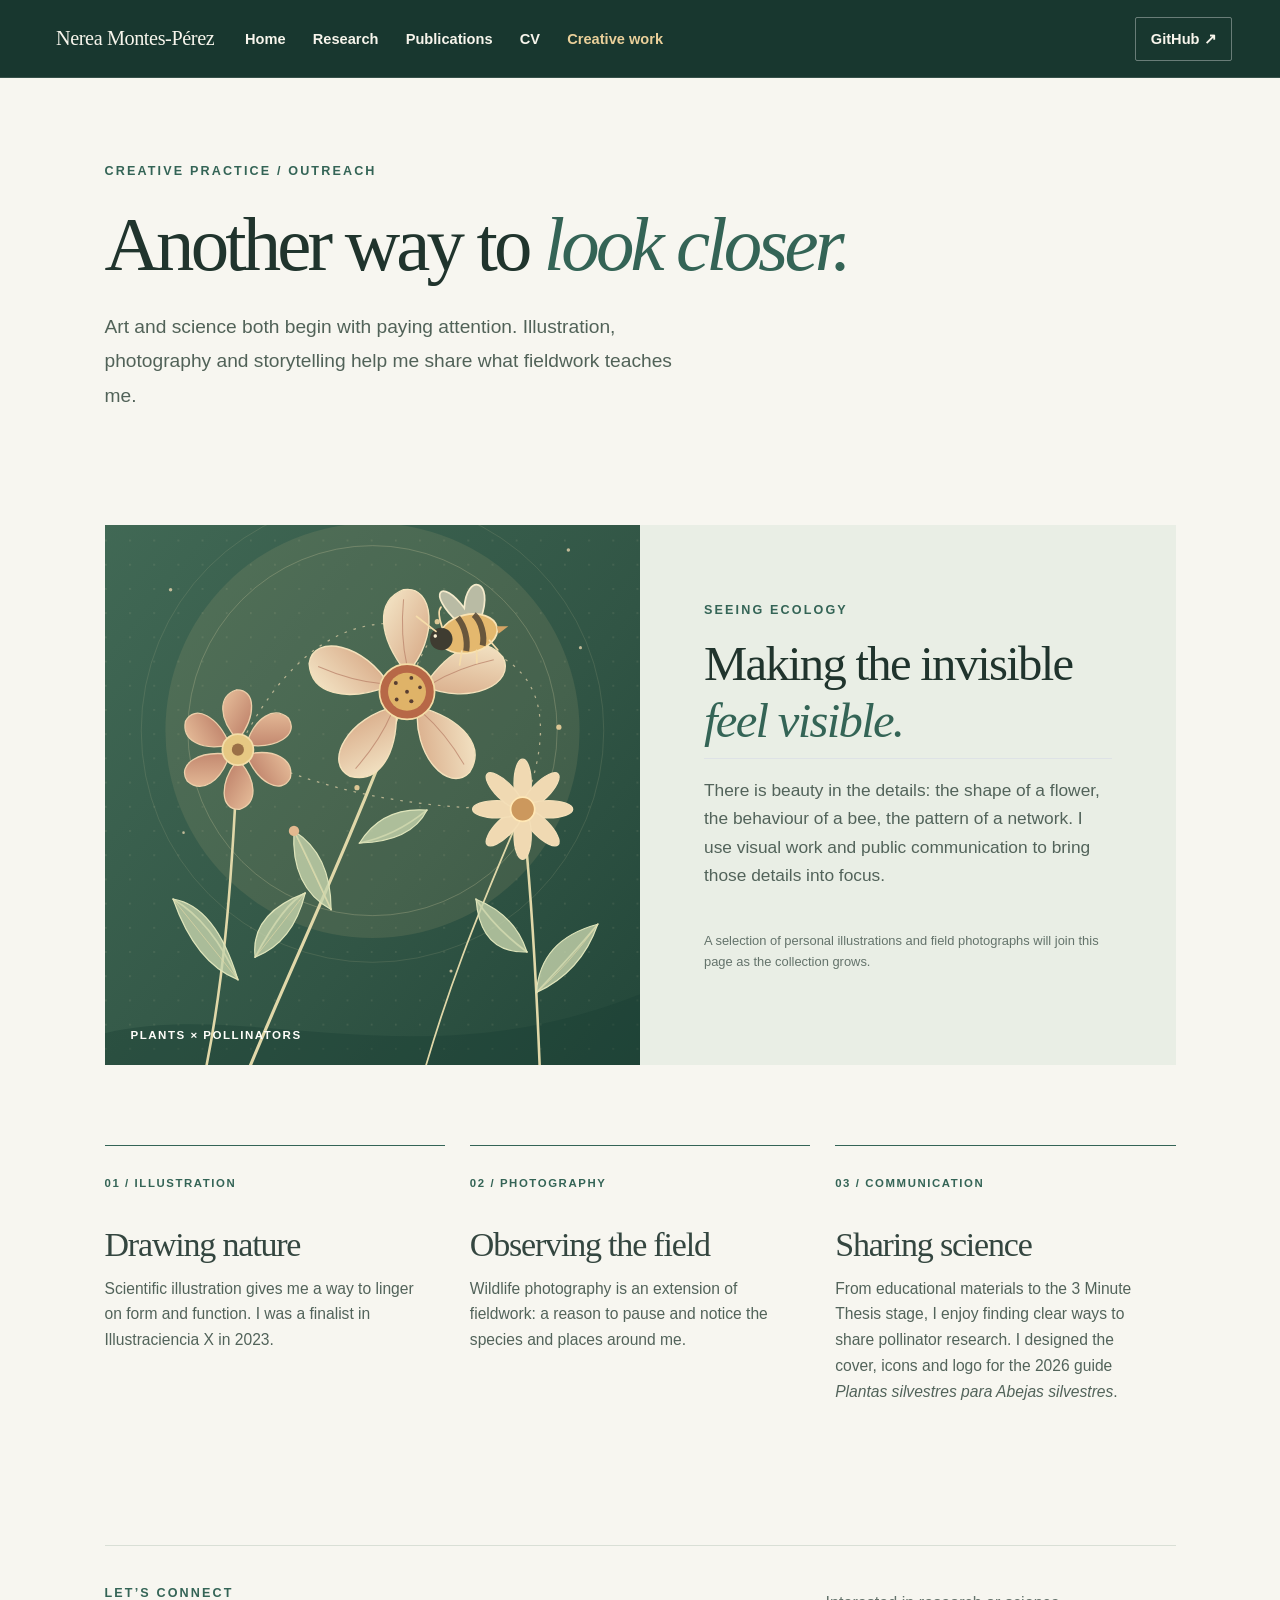
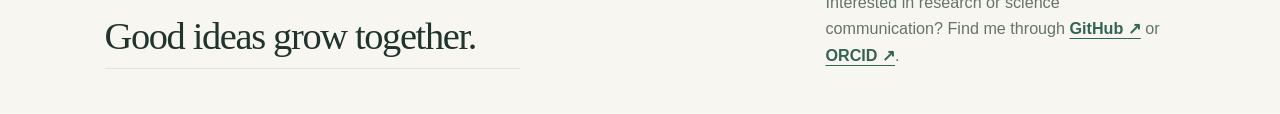
<file: docs/gallery.html>
<!DOCTYPE html>
<html xmlns="http://www.w3.org/1999/xhtml" lang="en" xml:lang="en"><head>

<meta charset="utf-8">
<meta name="generator" content="quarto-1.11.9">

<meta name="viewport" content="width=device-width, initial-scale=1.0, user-scalable=yes">

<meta name="description" content="Photography is now part of the creative work page.">

<title>Photography | Nerea Montes-Pérez – Nerea Montes-Pérez</title>
<style>
/* Default styles provided by pandoc.
** See https://pandoc.org/MANUAL.html#variables-for-html for config info.
*/
span.smallcaps{font-variant: small-caps;}
div.columns{display: flex; gap: 1.5em;}
div.column{flex: auto;}
@media screen {
div.columns{gap: min(4vw, 1.5em);}
div.column{overflow-x: auto;}
}
div.hanging-indent{margin-left: 1.5em; text-indent: -1.5em;}
ul.task-list{list-style: none;}
ul.task-list li input[type="checkbox"] {
  width: 0.8em;
  margin: 0 0.8em 0.2em -1em; /* quarto-specific, see https://github.com/quarto-dev/quarto-cli/issues/4556 */ 
  vertical-align: middle;
}
</style>


<script src="site_libs/quarto-nav/quarto-nav.js"></script>
<script src="site_libs/quarto-nav/headroom.min.js"></script>
<script src="site_libs/clipboard/clipboard.min.js"></script>
<script src="site_libs/quarto-html/quarto.js" type="module"></script>
<script src="site_libs/quarto-html/tabsets/tabsets.js" type="module"></script>
<script src="site_libs/quarto-html/scrollable-regions/scrollable-regions.js" type="module"></script>
<script src="site_libs/quarto-html/popper.min.js"></script>
<script src="site_libs/quarto-html/tippy.umd.min.js"></script>
<script src="site_libs/quarto-html/anchor.min.js"></script>
<link href="site_libs/quarto-html/tippy.css" rel="stylesheet">
<link href="site_libs/quarto-html/quarto-syntax-highlighting-63b5708e65d6cd79cd7618c58d0c21e7.css" rel="stylesheet" id="quarto-text-highlighting-styles">
<script src="site_libs/bootstrap/bootstrap.min.js"></script>
<link href="site_libs/bootstrap/bootstrap-icons.css" rel="stylesheet">
<link href="site_libs/bootstrap/bootstrap-291ceed7318ac195c3c5026c049aa144.min.css" rel="stylesheet" append-hash="true" id="quarto-bootstrap" data-mode="light">
<script id="quarto-search-options" type="application/json">{
  "language": {
    "search-no-results-text": "No results",
    "search-matching-documents-text": "matching documents",
    "search-copy-link-title": "Copy link to search",
    "search-hide-matches-text": "Hide additional matches",
    "search-more-match-text": "more match in this document",
    "search-more-matches-text": "more matches in this document",
    "search-clear-button-title": "Clear",
    "search-text-placeholder": "",
    "search-detached-cancel-button-title": "Cancel",
    "search-submit-button-title": "Submit",
    "search-label": "Search"
  }
}</script>
<style>html{ scroll-behavior: smooth; }</style>
<meta http-equiv="refresh" content="0; url=portfolio.html">


<link rel="stylesheet" href="styles.css">
</head>

<body class="nav-fixed quarto-light"><a id="quarto-skip-link" class="visually-hidden-focusable" href="#quarto-document-content">Skip to main content</a>

<div id="quarto-search-results"></div>
  <header id="quarto-header" class="headroom fixed-top">
    <nav class="navbar navbar-expand-lg " data-bs-theme="dark" aria-label="Site">
      <div class="navbar-container container-fluid">
      <div class="navbar-brand-container mx-auto">
    <a href="./index.html" class="navbar-brand navbar-brand-logo">
    <img src="./assets/mark.svg" alt="Flower and pollinator symbol" class="navbar-logo light-content">
    <img src="./assets/mark.svg" alt="Flower and pollinator symbol" class="navbar-logo dark-content">
    </a>
    <a class="navbar-brand" href="./index.html">
    <span class="navbar-title">Nerea Montes-Pérez</span>
    </a>
  </div>
          <button class="navbar-toggler" type="button" data-bs-toggle="collapse" data-bs-target="#navbarCollapse" aria-controls="navbarCollapse" aria-expanded="false" aria-label="Toggle navigation" onclick="if (window.quartoToggleHeadroom) { window.quartoToggleHeadroom(); }">
  <span class="navbar-toggler-icon"></span>
</button>
          <div class="collapse navbar-collapse" id="navbarCollapse">
            <ul class="navbar-nav navbar-nav-scroll me-auto">
  <li class="nav-item">
    <a class="nav-link" href="./index.html"> 
<span class="menu-text">Home</span></a>
  </li>  
  <li class="nav-item">
    <a class="nav-link" href="./index.html#research"> 
<span class="menu-text">Research</span></a>
  </li>  
  <li class="nav-item">
    <a class="nav-link" href="./publications.html"> 
<span class="menu-text">Publications</span></a>
  </li>  
  <li class="nav-item">
    <a class="nav-link" href="./cv.html"> 
<span class="menu-text">CV</span></a>
  </li>  
  <li class="nav-item">
    <a class="nav-link" href="./portfolio.html"> 
<span class="menu-text">Creative work</span></a>
  </li>  
</ul>
            <ul class="navbar-nav navbar-nav-scroll ms-auto">
  <li class="nav-item">
    <a class="nav-link" href="https://github.com/NerMonPer"> 
<span class="menu-text">GitHub ↗</span></a>
  </li>  
</ul>
          </div> <!-- /navcollapse -->
            <div class="quarto-navbar-tools">
</div>
      </div> <!-- /container-fluid -->
    </nav>
</header>
<!-- content -->
<div id="quarto-content" class="quarto-container page-columns page-rows-contents page-layout-full page-navbar">
<!-- sidebar -->
<!-- margin-sidebar -->
    
<!-- main -->
<main class="content column-page" id="quarto-document-content" tabindex="-1">

<header id="title-block-header" class="quarto-title-block default">
<div class="quarto-title">
<h1 class="title">Photography | Nerea Montes-Pérez</h1>
</div>

<div>
  <div class="description">
    Photography is now part of the creative work page.
  </div>
</div>


<div class="quarto-title-meta column-page">

    
  
    
  </div>
  


</header>


<div class="site-shell inner-page">
  <header class="page-intro">
    <p class="eyebrow">PHOTOGRAPHY</p>
    <h1>Fieldwork through <em>another lens.</em></h1>
    <p>Photography is now part of my <a href="portfolio.html">creative work page</a>.</p>
  </header>
</div>



</main> <!-- /main -->
<script id="quarto-html-after-body" type="application/javascript">
  window.document.addEventListener("DOMContentLoaded", function (event) {
    const icon = "";
    const anchorJS = new window.AnchorJS();
    anchorJS.options = {
      placement: 'right',
      icon: icon
    };
    anchorJS.add('.anchored');
    const isCodeAnnotation = (el) => {
      for (const clz of el.classList) {
        if (clz.startsWith('code-annotation-')) {                     
          return true;
        }
      }
      return false;
    }
    const onCopySuccess = function(e) {
      // button target
      const button = e.trigger;
      // don't keep focus
      button.blur();
      // flash "checked"
      button.classList.add('code-copy-button-checked');
      var currentTitle = button.getAttribute("title");
      button.setAttribute("title", "Copied!");
      let tooltip;
      if (window.bootstrap) {
        button.setAttribute("data-bs-toggle", "tooltip");
        button.setAttribute("data-bs-placement", "left");
        button.setAttribute("data-bs-title", "Copied!");
        tooltip = new bootstrap.Tooltip(button, 
          { trigger: "manual", 
            customClass: "code-copy-button-tooltip",
            offset: [0, -8]});
        tooltip.show();    
      }
      setTimeout(function() {
        if (tooltip) {
          tooltip.hide();
          button.removeAttribute("data-bs-title");
          button.removeAttribute("data-bs-toggle");
          button.removeAttribute("data-bs-placement");
        }
        button.setAttribute("title", currentTitle);
        button.classList.remove('code-copy-button-checked');
      }, 1000);
      // clear code selection
      e.clearSelection();
    }
    const getTextToCopy = function(trigger) {
      const outerScaffold = trigger.parentElement.cloneNode(true);
      const codeEl = outerScaffold.querySelector('code');
      for (const childEl of codeEl.children) {
        if (isCodeAnnotation(childEl)) {
          childEl.remove();
        }
      }
      return codeEl.innerText;
    }
    const clipboard = new window.ClipboardJS('.code-copy-button:not([data-in-quarto-modal])', {
      text: getTextToCopy
    });
    clipboard.on('success', onCopySuccess);
    if (window.document.getElementById('quarto-embedded-source-code-modal')) {
      const clipboardModal = new window.ClipboardJS('.code-copy-button[data-in-quarto-modal]', {
        text: getTextToCopy,
        container: window.document.getElementById('quarto-embedded-source-code-modal')
      });
      clipboardModal.on('success', onCopySuccess);
    }
      var localhostRegex = new RegExp(/^(?:http|https):\/\/localhost\:?[0-9]*\//);
      var mailtoRegex = new RegExp(/^mailto:/);
        var filterRegex = new RegExp("https:\/\/nermonper\.github\.io\/");
      const newWindowLabel = "(opens in a new tab)";
      const newWindowNoteId = "quarto-ext-newwindow-label";
      // Links reference one hidden label through aria-describedby, so the
      // announcement never changes their accessible name.
      var describeNewWindow = (link) => {
        if (!window.document.getElementById(newWindowNoteId)) {
          var newWindowNote = window.document.createElement("span");
          newWindowNote.id = newWindowNoteId;
          newWindowNote.hidden = true;
          newWindowNote.textContent = newWindowLabel;
          window.document.body.appendChild(newWindowNote);
        }
        var describedBy = (link.getAttribute("aria-describedby") || "").split(/\s+/).filter(Boolean);
        if (!describedBy.includes(newWindowNoteId)) {
          describedBy.push(newWindowNoteId);
          link.setAttribute("aria-describedby", describedBy.join(" "));
        }
      }
      var isInternal = (href) => {
          return filterRegex.test(href) || localhostRegex.test(href) || mailtoRegex.test(href);
      }
      // Inspect non-navigation links and adorn them if external
      window.quartoDecorateExternalLinks = function (root) {
     var links = (root || window.document).querySelectorAll('a[href]:not(.nav-link):not(.navbar-brand):not(.toc-action):not(.sidebar-link):not(.sidebar-item-toggle):not(.pagination-link):not(.no-external):not([aria-hidden]):not(.dropdown-item):not(.quarto-navigation-tool):not(.about-link)');
      for (var i=0; i<links.length; i++) {
        const link = links[i];
        if (!isInternal(link.href)) {
          // undo the damage that might have been done by quarto-nav.js in the case of
          // links that we want to consider external
          if (link.dataset.originalHref !== undefined) {
            link.href = link.dataset.originalHref;
          }
            // target, if specified
            link.setAttribute("target", "_blank");
            if (link.getAttribute("rel") === null) {
              link.setAttribute("rel", "noopener");
            }
            describeNewWindow(link);
          if (!link.classList.contains('no-external-icon')) {
          }
        }
      }
      };
      window.quartoDecorateExternalLinks(window.document);
    // Esc closes the popup (WCAG 1.4.13) and focus leaving both trigger and
    // popup closes it (WCAG 2.4.11); tippy handles neither for interactive popups.
    const hideOnEscAndFocusOut = {
      name: 'hideOnEscAndFocusOut',
      defaultValue: true,
      fn(instance) {
        const dismiss = () => {
          // A show scheduled by the trigger delay would otherwise reopen it
          instance.clearDelayTimeouts();
          instance.hide();
        };
        const onKeyDown = (event) => {
          if (event.key !== 'Escape') {
            return;
          }
          // Keep Esc from also reaching page handlers (e.g. reveal.js overview),
          // except an open reveal.js slide menu, which Esc should close too.
          // The menu handles keys only when its keyboard option is on.
          const menuHandlesEsc = window.Reveal?.getPlugin?.('menu')?.isOpen() &&
            window.Reveal.getConfig().menu?.keyboard !== false;
          if (!menuHandlesEsc) {
            event.stopPropagation();
          }
          if (instance.popper.contains(window.document.activeElement)) {
            // Disabled while refocusing so the focus trigger does not reopen it
            instance.disable();
            instance.reference.focus();
            instance.enable();
          }
          dismiss();
        };
        const onFocusOut = (event) => {
          const target = event.relatedTarget;
          if (target && !instance.reference.contains(target) &&
              !instance.popper.contains(target)) {
            dismiss();
          }
        };
        // On the trigger too: a click trigger (code-annotations: select) has no
        // blur handling. Attached for the instance's lifetime so leaving the
        // trigger also cancels a show still pending on the trigger delay.
        instance.reference.addEventListener('focusout', onFocusOut);
        return {
          onShow() {
            window.document.addEventListener('keydown', onKeyDown, true);
            instance.popper.addEventListener('focusout', onFocusOut);
          },
          onHide() {
            window.document.removeEventListener('keydown', onKeyDown, true);
            instance.popper.removeEventListener('focusout', onFocusOut);
          },
          onDestroy() {
            instance.reference.removeEventListener('focusout', onFocusOut);
          },
        };
      },
    };
    function tippyHover(el, contentFn, onTriggerFn, onUntriggerFn) {
      const config = {
        allowHTML: true,
        maxWidth: 500,
        delay: 100,
        arrow: false,
        appendTo: function(el) {
            return el.parentElement;
        },
        interactive: true,
        interactiveBorder: 10,
        theme: 'quarto',
        placement: 'bottom-start',
        plugins: [hideOnEscAndFocusOut],
      };
      if (contentFn) {
        config.content = contentFn;
      }
      if (onTriggerFn) {
        config.onTrigger = onTriggerFn;
      }
      if (onUntriggerFn) {
        config.onUntrigger = onUntriggerFn;
      }
      window.tippy(el, config); 
    }
    const noterefs = window.document.querySelectorAll('a[role="doc-noteref"]');
    for (var i=0; i<noterefs.length; i++) {
      const ref = noterefs[i];
      tippyHover(ref, function() {
        // use id or data attribute instead here
        let href = ref.getAttribute('data-footnote-href') || ref.getAttribute('href');
        try { href = new URL(href).hash; } catch {}
        const id = href.replace(/^#\/?/, "");
        const note = window.document.getElementById(id);
        if (note) {
          return note.innerHTML;
        } else {
          return "";
        }
      });
    }
    const xrefs = window.document.querySelectorAll('a.quarto-xref');
    const processXRef = (id, note) => {
      // Strip column container classes
      const stripColumnClz = (el) => {
        el.classList.remove("page-full", "page-columns");
        if (el.children) {
          for (const child of el.children) {
            stripColumnClz(child);
          }
        }
      }
      stripColumnClz(note)
      if (id === null || id.startsWith('sec-')) {
        // Special case sections, only their first couple elements
        const container = document.createElement("div");
        if (note.children && note.children.length > 2) {
          container.appendChild(note.children[0].cloneNode(true));
          for (let i = 1; i < note.children.length; i++) {
            const child = note.children[i];
            if (child.tagName === "P" && child.innerText === "") {
              continue;
            } else {
              container.appendChild(child.cloneNode(true));
              break;
            }
          }
          if (window.Quarto?.typesetMath) {
            window.Quarto.typesetMath(container);
          }
          return container.innerHTML
        } else {
          if (window.Quarto?.typesetMath) {
            window.Quarto.typesetMath(note);
          }
          return note.innerHTML;
        }
      } else {
        // Remove any anchor links if they are present
        const anchorLink = note.querySelector('a.anchorjs-link');
        if (anchorLink) {
          anchorLink.remove();
        }
        if (window.Quarto?.typesetMath) {
          window.Quarto.typesetMath(note);
        }
        if (note.classList.contains("callout")) {
          return note.outerHTML;
        } else {
          return note.innerHTML;
        }
      }
    }
    for (var i=0; i<xrefs.length; i++) {
      const xref = xrefs[i];
      tippyHover(xref, undefined, function(instance) {
        instance.disable();
        let url = xref.getAttribute('href');
        let hash = undefined; 
        if (url.startsWith('#')) {
          hash = url;
        } else {
          try { hash = new URL(url).hash; } catch {}
        }
        if (hash) {
          const id = hash.replace(/^#\/?/, "");
          const note = window.document.getElementById(id);
          if (note !== null) {
            try {
              const html = processXRef(id, note.cloneNode(true));
              instance.setContent(html);
            } finally {
              instance.enable();
              instance.show();
            }
          } else {
            // See if we can fetch this
            fetch(url.split('#')[0])
            .then(res => res.text())
            .then(html => {
              const parser = new DOMParser();
              const htmlDoc = parser.parseFromString(html, "text/html");
              const note = htmlDoc.getElementById(id);
              if (note !== null) {
                const html = processXRef(id, note);
                instance.setContent(html);
              } 
            }).finally(() => {
              instance.enable();
              instance.show();
            });
          }
        } else {
          // See if we can fetch a full url (with no hash to target)
          // This is a special case and we should probably do some content thinning / targeting
          fetch(url)
          .then(res => res.text())
          .then(html => {
            const parser = new DOMParser();
            const htmlDoc = parser.parseFromString(html, "text/html");
            const note = htmlDoc.querySelector('main.content');
            if (note !== null) {
              // This should only happen for chapter cross references
              // (since there is no id in the URL)
              // remove the first header
              if (note.children.length > 0 && note.children[0].tagName === "HEADER") {
                note.children[0].remove();
              }
              const html = processXRef(null, note);
              instance.setContent(html);
            } 
          }).finally(() => {
            instance.enable();
            instance.show();
          });
        }
      }, function(instance) {
      });
    }
        let selectedAnnoteEl;
        const selectorForAnnotation = ( cell, annotation) => {
          let cellAttr = 'data-code-cell="' + cell + '"';
          let lineAttr = 'data-code-annotation="' +  annotation + '"';
          const selector = 'span[' + cellAttr + '][' + lineAttr + ']';
          return selector;
        }
        const selectCodeLines = (annoteEl) => {
          const doc = window.document;
          const targetCell = annoteEl.getAttribute("data-target-cell");
          const targetAnnotation = annoteEl.getAttribute("data-target-annotation");
          const annoteSpan = window.document.querySelector(selectorForAnnotation(targetCell, targetAnnotation));
          const lines = annoteSpan.getAttribute("data-code-lines").split(",");
          const lineIds = lines.map((line) => {
            return targetCell + "-" + line;
          })
          // Each band is positioned against its own containing block, which is
          // not the offsetParent of the lines, so place it from client rects.
          const placeBand = (band, firstEl, lastEl, codeBlock) => {
            const container = band.offsetParent;
            if (container === null) {
              return;
            }
            const containerRect = container.getBoundingClientRect();
            // Reveal.js scales slides with a transform, so convert client
            // pixels back to the CSS pixels of the container.
            const scale = containerRect.height / container.offsetHeight || 1;
            const firstRect = firstEl.getBoundingClientRect();
            const lastRect = lastEl.getBoundingClientRect();
            const top = (firstRect.top - containerRect.top) / scale - container.clientTop + container.scrollTop;
            const height = (lastRect.bottom - firstRect.top) / scale;
            band.style.top = top - 2 + "px";
            band.style.height = height + 4 + "px";
            if (codeBlock) {
              // Without the copy button wrapper, the containing block is wider
              // than the code block, so span the code block explicitly.
              const blockRect = codeBlock.getBoundingClientRect();
              band.style.left = (blockRect.left - containerRect.left) / scale - container.clientLeft + container.scrollLeft + "px";
              band.style.width = blockRect.width / scale + "px";
            }
          };
          if (lineIds.length > 0) {
            const el = window.document.getElementById(lineIds[0]);
            const lastEl = window.document.getElementById(lineIds[lineIds.length - 1]);
            const parent = el.parentElement.parentElement;
            // cook up a div (if necessary) and position it
            let div = window.document.getElementById("code-annotation-line-highlight");
            if (div === null) {
              div = window.document.createElement("div");
              div.setAttribute("id", "code-annotation-line-highlight");
              div.style.position = 'absolute';
              parent.appendChild(div);
            }
            placeBand(div, el, lastEl, parent.closest("div.sourceCode") || parent);
            let gutterDiv = window.document.getElementById("code-annotation-line-highlight-gutter");
            if (gutterDiv === null) {
              gutterDiv = window.document.createElement("div");
              gutterDiv.setAttribute("id", "code-annotation-line-highlight-gutter");
              gutterDiv.style.position = 'absolute';
              const codeCell = window.document.getElementById(targetCell);
              const gutter = codeCell.querySelector('.code-annotation-gutter');
              gutter.appendChild(gutterDiv);
            }
            placeBand(gutterDiv, el, lastEl);
            selectedAnnoteEl = annoteEl;
          }
        };
        const unselectCodeLines = () => {
          const elementsIds = ["code-annotation-line-highlight", "code-annotation-line-highlight-gutter"];
          elementsIds.forEach((elId) => {
            const div = window.document.getElementById(elId);
            if (div) {
              div.remove();
            }
          });
          selectedAnnoteEl = undefined;
        };
          // Handle positioning of the toggle
      window.addEventListener(
        "resize",
        throttle(() => {
          elRect = undefined;
          if (selectedAnnoteEl) {
            selectCodeLines(selectedAnnoteEl);
          }
        }, 10)
      );
      function throttle(fn, ms) {
      let throttle = false;
      let timer;
        return (...args) => {
          if(!throttle) { // first call gets through
              fn.apply(this, args);
              throttle = true;
          } else { // all the others get throttled
              if(timer) clearTimeout(timer); // cancel #2
              timer = setTimeout(() => {
                fn.apply(this, args);
                timer = throttle = false;
              }, ms);
          }
        };
      }
        // Attach click handler to the DT
        const annoteDls = window.document.querySelectorAll('dt[data-target-cell]');
        for (const annoteDlNode of annoteDls) {
          annoteDlNode.addEventListener('click', (event) => {
            const clickedEl = event.target;
            if (clickedEl !== selectedAnnoteEl) {
              unselectCodeLines();
              const activeEl = window.document.querySelector('dt[data-target-cell].code-annotation-active');
              if (activeEl) {
                activeEl.classList.remove('code-annotation-active');
              }
              selectCodeLines(clickedEl);
              clickedEl.classList.add('code-annotation-active');
            } else {
              // Unselect the line
              unselectCodeLines();
              clickedEl.classList.remove('code-annotation-active');
            }
          });
        }
    const findCites = (el) => {
      const parentEl = el.parentElement;
      if (parentEl) {
        const cites = parentEl.dataset.cites;
        if (cites) {
          return {
            el,
            cites: cites.split(' ')
          };
        } else {
          return findCites(el.parentElement)
        }
      } else {
        return undefined;
      }
    };
    var bibliorefs = window.document.querySelectorAll('a[role="doc-biblioref"]');
    for (var i=0; i<bibliorefs.length; i++) {
      const ref = bibliorefs[i];
      const citeInfo = findCites(ref);
      if (citeInfo) {
        tippyHover(citeInfo.el, function() {
          var popup = window.document.createElement('div');
          citeInfo.cites.forEach(function(cite) {
            var citeDiv = window.document.createElement('div');
            citeDiv.classList.add('hanging-indent');
            citeDiv.classList.add('csl-entry');
            var biblioDiv = window.document.getElementById('ref-' + cite);
            if (biblioDiv) {
              citeDiv.innerHTML = biblioDiv.innerHTML;
            }
            popup.appendChild(citeDiv);
          });
          return popup.innerHTML;
        });
      }
    }
  });
  </script>
  <script type="application/javascript">
  window.quartoScrollableRegionsLabels = {"code":"Scrollable code","output":"Scrollable output"};
  </script>
</div> <!-- /content -->
<footer class="footer">
  <div class="nav-footer">
    <div class="nav-footer-left">
<p>© 2026 Nerea Montes-Pérez</p>
</div>   
    <div class="nav-footer-center">
      &nbsp;
    </div>
    <div class="nav-footer-right">
      <ul class="footer-items list-unstyled">
    <li class="nav-item">
    <a class="nav-link" href="https://orcid.org/0000-0003-3014-1544">
<p>ORCID</p>
</a>
  </li>  
    <li class="nav-item">
    <a class="nav-link" href="https://github.com/NerMonPer">
<p>GitHub</p>
</a>
  </li>  
</ul>
    </div>
  </div>
</footer>




<script src="site_libs/quarto-html/zenscroll-min.js"></script>
</body></html>
</file>
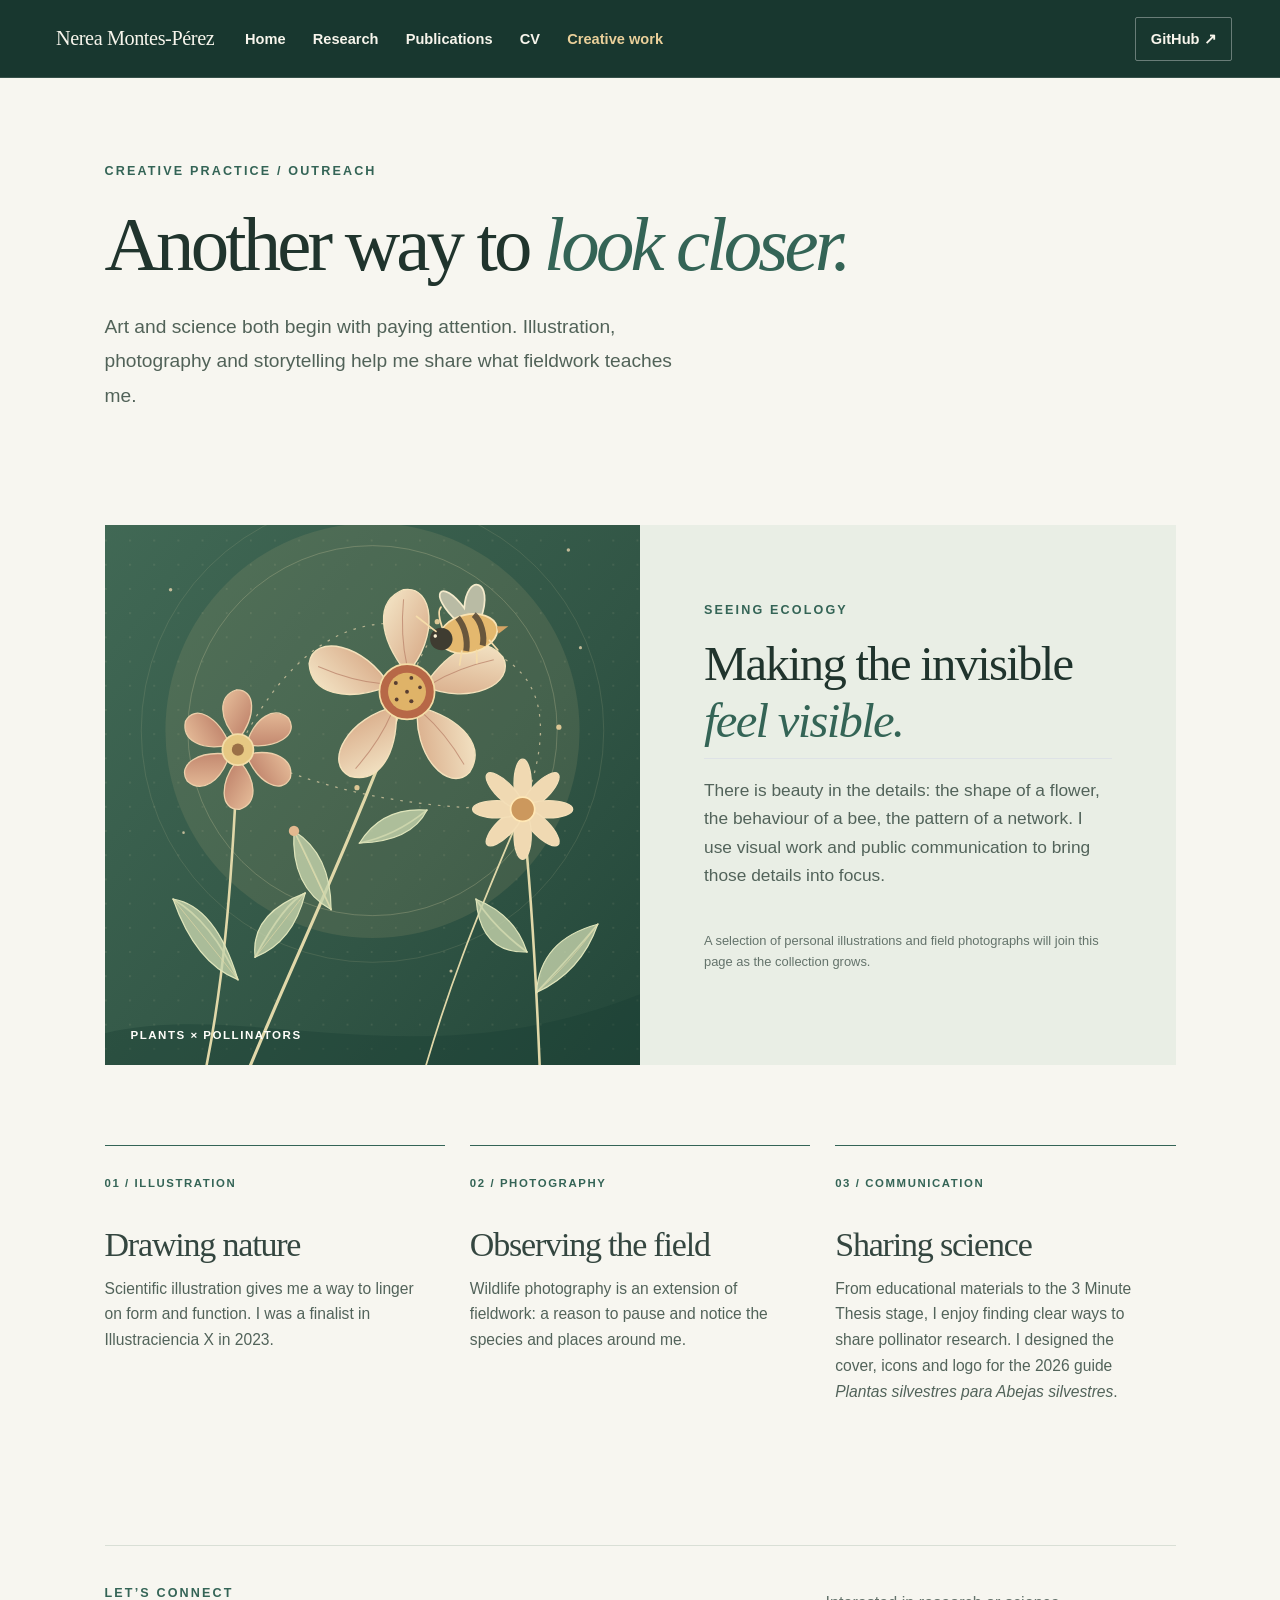
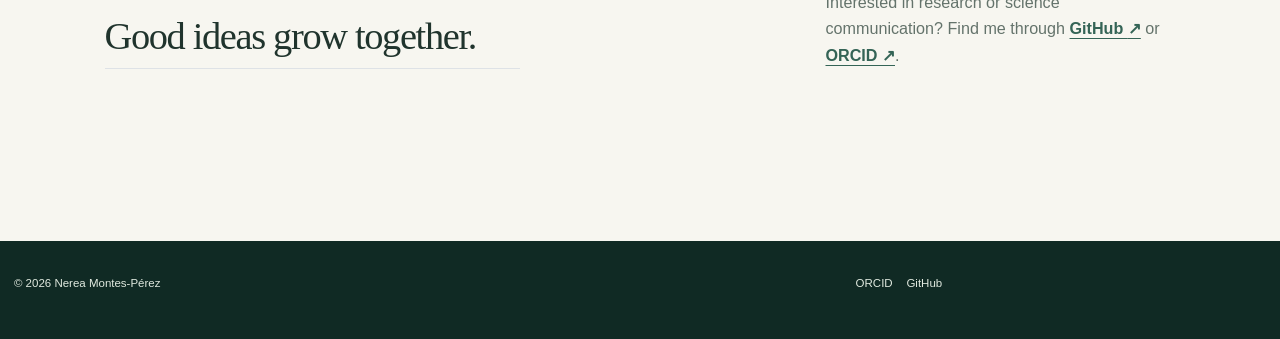
<file: docs/portfolio.html>
<!DOCTYPE html>
<html xmlns="http://www.w3.org/1999/xhtml" lang="en" xml:lang="en"><head>

<meta charset="utf-8">
<meta name="generator" content="quarto-1.11.9">

<meta name="viewport" content="width=device-width, initial-scale=1.0, user-scalable=yes">

<meta name="description" content="Scientific illustration, nature photography and science communication by Nerea Montes-Pérez.">

<title>Creative work | Nerea Montes-Pérez – Nerea Montes-Pérez</title>
<style>
/* Default styles provided by pandoc.
** See https://pandoc.org/MANUAL.html#variables-for-html for config info.
*/
span.smallcaps{font-variant: small-caps;}
div.columns{display: flex; gap: 1.5em;}
div.column{flex: auto;}
@media screen {
div.columns{gap: min(4vw, 1.5em);}
div.column{overflow-x: auto;}
}
div.hanging-indent{margin-left: 1.5em; text-indent: -1.5em;}
ul.task-list{list-style: none;}
ul.task-list li input[type="checkbox"] {
  width: 0.8em;
  margin: 0 0.8em 0.2em -1em; /* quarto-specific, see https://github.com/quarto-dev/quarto-cli/issues/4556 */ 
  vertical-align: middle;
}
</style>


<script src="site_libs/quarto-nav/quarto-nav.js"></script>
<script src="site_libs/quarto-nav/headroom.min.js"></script>
<script src="site_libs/clipboard/clipboard.min.js"></script>
<script src="site_libs/quarto-html/quarto.js" type="module"></script>
<script src="site_libs/quarto-html/tabsets/tabsets.js" type="module"></script>
<script src="site_libs/quarto-html/scrollable-regions/scrollable-regions.js" type="module"></script>
<script src="site_libs/quarto-html/popper.min.js"></script>
<script src="site_libs/quarto-html/tippy.umd.min.js"></script>
<script src="site_libs/quarto-html/anchor.min.js"></script>
<link href="site_libs/quarto-html/tippy.css" rel="stylesheet">
<link href="site_libs/quarto-html/quarto-syntax-highlighting-63b5708e65d6cd79cd7618c58d0c21e7.css" rel="stylesheet" id="quarto-text-highlighting-styles">
<script src="site_libs/bootstrap/bootstrap.min.js"></script>
<link href="site_libs/bootstrap/bootstrap-icons.css" rel="stylesheet">
<link href="site_libs/bootstrap/bootstrap-291ceed7318ac195c3c5026c049aa144.min.css" rel="stylesheet" append-hash="true" id="quarto-bootstrap" data-mode="light">
<script id="quarto-search-options" type="application/json">{
  "language": {
    "search-no-results-text": "No results",
    "search-matching-documents-text": "matching documents",
    "search-copy-link-title": "Copy link to search",
    "search-hide-matches-text": "Hide additional matches",
    "search-more-match-text": "more match in this document",
    "search-more-matches-text": "more matches in this document",
    "search-clear-button-title": "Clear",
    "search-text-placeholder": "",
    "search-detached-cancel-button-title": "Cancel",
    "search-submit-button-title": "Submit",
    "search-label": "Search"
  }
}</script>
<style>html{ scroll-behavior: smooth; }</style>


<link rel="stylesheet" href="styles.css">
</head>

<body class="nav-fixed quarto-light"><a id="quarto-skip-link" class="visually-hidden-focusable" href="#quarto-document-content">Skip to main content</a>

<div id="quarto-search-results"></div>
  <header id="quarto-header" class="headroom fixed-top">
    <nav class="navbar navbar-expand-lg " data-bs-theme="dark" aria-label="Site">
      <div class="navbar-container container-fluid">
      <div class="navbar-brand-container mx-auto">
    <a href="./index.html" class="navbar-brand navbar-brand-logo">
    <img src="./assets/mark.svg" alt="Flower and pollinator symbol" class="navbar-logo light-content">
    <img src="./assets/mark.svg" alt="Flower and pollinator symbol" class="navbar-logo dark-content">
    </a>
    <a class="navbar-brand" href="./index.html">
    <span class="navbar-title">Nerea Montes-Pérez</span>
    </a>
  </div>
          <button class="navbar-toggler" type="button" data-bs-toggle="collapse" data-bs-target="#navbarCollapse" aria-controls="navbarCollapse" aria-expanded="false" aria-label="Toggle navigation" onclick="if (window.quartoToggleHeadroom) { window.quartoToggleHeadroom(); }">
  <span class="navbar-toggler-icon"></span>
</button>
          <div class="collapse navbar-collapse" id="navbarCollapse">
            <ul class="navbar-nav navbar-nav-scroll me-auto">
  <li class="nav-item">
    <a class="nav-link" href="./index.html"> 
<span class="menu-text">Home</span></a>
  </li>  
  <li class="nav-item">
    <a class="nav-link" href="./index.html#research"> 
<span class="menu-text">Research</span></a>
  </li>  
  <li class="nav-item">
    <a class="nav-link" href="./publications.html"> 
<span class="menu-text">Publications</span></a>
  </li>  
  <li class="nav-item">
    <a class="nav-link" href="./cv.html"> 
<span class="menu-text">CV</span></a>
  </li>  
  <li class="nav-item">
    <a class="nav-link active" href="./portfolio.html" aria-current="page"> 
<span class="menu-text">Creative work</span></a>
  </li>  
</ul>
            <ul class="navbar-nav navbar-nav-scroll ms-auto">
  <li class="nav-item">
    <a class="nav-link" href="https://github.com/NerMonPer"> 
<span class="menu-text">GitHub ↗</span></a>
  </li>  
</ul>
          </div> <!-- /navcollapse -->
            <div class="quarto-navbar-tools">
</div>
      </div> <!-- /container-fluid -->
    </nav>
</header>
<!-- content -->
<div id="quarto-content" class="quarto-container page-columns page-rows-contents page-layout-full page-navbar">
<!-- sidebar -->
<!-- margin-sidebar -->
    
<!-- main -->
<main class="content column-page" id="quarto-document-content" tabindex="-1">

<header id="title-block-header" class="quarto-title-block default">
<div class="quarto-title">
<h1 class="title">Creative work | Nerea Montes-Pérez</h1>
</div>

<div>
  <div class="description">
    Scientific illustration, nature photography and science communication by Nerea Montes-Pérez.
  </div>
</div>


<div class="quarto-title-meta column-page">

    
  
    
  </div>
  


</header>


<div class="site-shell inner-page creative-page">
  <header class="page-intro">
    <p class="eyebrow">CREATIVE PRACTICE / OUTREACH</p>
    <h1>Another way to <em>look closer.</em></h1>
    <p>Art and science both begin with paying attention. Illustration, photography and storytelling help me share what fieldwork teaches me.</p>
  </header>

  <section class="creative-feature" aria-labelledby="creative-feature-title">
    <div class="creative-art">
      <img src="assets/botanical-network.svg" alt="Decorative illustration of a bee visiting flowers in a network">
      <span>PLANTS × POLLINATORS</span>
    </div>
    <div class="creative-feature-copy">
      <p class="eyebrow">SEEING ECOLOGY</p>
      <h2 id="creative-feature-title" class="anchored">Making the invisible <em>feel visible.</em></h2>
      <p>There is beauty in the details: the shape of a flower, the behaviour of a bee, the pattern of a network. I use visual work and public communication to bring those details into focus.</p>
      <p class="art-note">A selection of personal illustrations and field photographs will join this page as the collection grows.</p>
    </div>
  </section>

  <section class="creative-columns" aria-label="Creative interests">
    <article><span class="creative-num">01 / ILLUSTRATION</span><h3 class="anchored">Drawing nature</h3><p>Scientific illustration gives me a way to linger on form and function. I was a finalist in Illustraciencia X in 2023.</p></article>
    <article><span class="creative-num">02 / PHOTOGRAPHY</span><h3 class="anchored">Observing the field</h3><p>Wildlife photography is an extension of fieldwork: a reason to pause and notice the species and places around me.</p></article>
    <article><span class="creative-num">03 / COMMUNICATION</span><h3 class="anchored">Sharing science</h3><p>From educational materials to the 3 Minute Thesis stage, I enjoy finding clear ways to share pollinator research. I designed the cover, icons and logo for the 2026 guide <em>Plantas silvestres para Abejas silvestres</em>.</p></article>
  </section>

  <div class="page-endnote">
    <div><span class="eyebrow">LET’S CONNECT</span><h2 class="anchored">Good ideas grow together.</h2></div>
    <p>Interested in research or science communication? Find me through <a href="https://github.com/NerMonPer">GitHub <span aria-hidden="true">↗</span></a> or <a href="https://orcid.org/0000-0003-3014-1544">ORCID <span aria-hidden="true">↗</span></a>.</p>
  </div>
</div>



</main> <!-- /main -->
<script id="quarto-html-after-body" type="application/javascript">
  window.document.addEventListener("DOMContentLoaded", function (event) {
    const icon = "";
    const anchorJS = new window.AnchorJS();
    anchorJS.options = {
      placement: 'right',
      icon: icon
    };
    anchorJS.add('.anchored');
    const isCodeAnnotation = (el) => {
      for (const clz of el.classList) {
        if (clz.startsWith('code-annotation-')) {                     
          return true;
        }
      }
      return false;
    }
    const onCopySuccess = function(e) {
      // button target
      const button = e.trigger;
      // don't keep focus
      button.blur();
      // flash "checked"
      button.classList.add('code-copy-button-checked');
      var currentTitle = button.getAttribute("title");
      button.setAttribute("title", "Copied!");
      let tooltip;
      if (window.bootstrap) {
        button.setAttribute("data-bs-toggle", "tooltip");
        button.setAttribute("data-bs-placement", "left");
        button.setAttribute("data-bs-title", "Copied!");
        tooltip = new bootstrap.Tooltip(button, 
          { trigger: "manual", 
            customClass: "code-copy-button-tooltip",
            offset: [0, -8]});
        tooltip.show();    
      }
      setTimeout(function() {
        if (tooltip) {
          tooltip.hide();
          button.removeAttribute("data-bs-title");
          button.removeAttribute("data-bs-toggle");
          button.removeAttribute("data-bs-placement");
        }
        button.setAttribute("title", currentTitle);
        button.classList.remove('code-copy-button-checked');
      }, 1000);
      // clear code selection
      e.clearSelection();
    }
    const getTextToCopy = function(trigger) {
      const outerScaffold = trigger.parentElement.cloneNode(true);
      const codeEl = outerScaffold.querySelector('code');
      for (const childEl of codeEl.children) {
        if (isCodeAnnotation(childEl)) {
          childEl.remove();
        }
      }
      return codeEl.innerText;
    }
    const clipboard = new window.ClipboardJS('.code-copy-button:not([data-in-quarto-modal])', {
      text: getTextToCopy
    });
    clipboard.on('success', onCopySuccess);
    if (window.document.getElementById('quarto-embedded-source-code-modal')) {
      const clipboardModal = new window.ClipboardJS('.code-copy-button[data-in-quarto-modal]', {
        text: getTextToCopy,
        container: window.document.getElementById('quarto-embedded-source-code-modal')
      });
      clipboardModal.on('success', onCopySuccess);
    }
      var localhostRegex = new RegExp(/^(?:http|https):\/\/localhost\:?[0-9]*\//);
      var mailtoRegex = new RegExp(/^mailto:/);
        var filterRegex = new RegExp("https:\/\/nermonper\.github\.io\/");
      const newWindowLabel = "(opens in a new tab)";
      const newWindowNoteId = "quarto-ext-newwindow-label";
      // Links reference one hidden label through aria-describedby, so the
      // announcement never changes their accessible name.
      var describeNewWindow = (link) => {
        if (!window.document.getElementById(newWindowNoteId)) {
          var newWindowNote = window.document.createElement("span");
          newWindowNote.id = newWindowNoteId;
          newWindowNote.hidden = true;
          newWindowNote.textContent = newWindowLabel;
          window.document.body.appendChild(newWindowNote);
        }
        var describedBy = (link.getAttribute("aria-describedby") || "").split(/\s+/).filter(Boolean);
        if (!describedBy.includes(newWindowNoteId)) {
          describedBy.push(newWindowNoteId);
          link.setAttribute("aria-describedby", describedBy.join(" "));
        }
      }
      var isInternal = (href) => {
          return filterRegex.test(href) || localhostRegex.test(href) || mailtoRegex.test(href);
      }
      // Inspect non-navigation links and adorn them if external
      window.quartoDecorateExternalLinks = function (root) {
     var links = (root || window.document).querySelectorAll('a[href]:not(.nav-link):not(.navbar-brand):not(.toc-action):not(.sidebar-link):not(.sidebar-item-toggle):not(.pagination-link):not(.no-external):not([aria-hidden]):not(.dropdown-item):not(.quarto-navigation-tool):not(.about-link)');
      for (var i=0; i<links.length; i++) {
        const link = links[i];
        if (!isInternal(link.href)) {
          // undo the damage that might have been done by quarto-nav.js in the case of
          // links that we want to consider external
          if (link.dataset.originalHref !== undefined) {
            link.href = link.dataset.originalHref;
          }
            // target, if specified
            link.setAttribute("target", "_blank");
            if (link.getAttribute("rel") === null) {
              link.setAttribute("rel", "noopener");
            }
            describeNewWindow(link);
          if (!link.classList.contains('no-external-icon')) {
          }
        }
      }
      };
      window.quartoDecorateExternalLinks(window.document);
    // Esc closes the popup (WCAG 1.4.13) and focus leaving both trigger and
    // popup closes it (WCAG 2.4.11); tippy handles neither for interactive popups.
    const hideOnEscAndFocusOut = {
      name: 'hideOnEscAndFocusOut',
      defaultValue: true,
      fn(instance) {
        const dismiss = () => {
          // A show scheduled by the trigger delay would otherwise reopen it
          instance.clearDelayTimeouts();
          instance.hide();
        };
        const onKeyDown = (event) => {
          if (event.key !== 'Escape') {
            return;
          }
          // Keep Esc from also reaching page handlers (e.g. reveal.js overview),
          // except an open reveal.js slide menu, which Esc should close too.
          // The menu handles keys only when its keyboard option is on.
          const menuHandlesEsc = window.Reveal?.getPlugin?.('menu')?.isOpen() &&
            window.Reveal.getConfig().menu?.keyboard !== false;
          if (!menuHandlesEsc) {
            event.stopPropagation();
          }
          if (instance.popper.contains(window.document.activeElement)) {
            // Disabled while refocusing so the focus trigger does not reopen it
            instance.disable();
            instance.reference.focus();
            instance.enable();
          }
          dismiss();
        };
        const onFocusOut = (event) => {
          const target = event.relatedTarget;
          if (target && !instance.reference.contains(target) &&
              !instance.popper.contains(target)) {
            dismiss();
          }
        };
        // On the trigger too: a click trigger (code-annotations: select) has no
        // blur handling. Attached for the instance's lifetime so leaving the
        // trigger also cancels a show still pending on the trigger delay.
        instance.reference.addEventListener('focusout', onFocusOut);
        return {
          onShow() {
            window.document.addEventListener('keydown', onKeyDown, true);
            instance.popper.addEventListener('focusout', onFocusOut);
          },
          onHide() {
            window.document.removeEventListener('keydown', onKeyDown, true);
            instance.popper.removeEventListener('focusout', onFocusOut);
          },
          onDestroy() {
            instance.reference.removeEventListener('focusout', onFocusOut);
          },
        };
      },
    };
    function tippyHover(el, contentFn, onTriggerFn, onUntriggerFn) {
      const config = {
        allowHTML: true,
        maxWidth: 500,
        delay: 100,
        arrow: false,
        appendTo: function(el) {
            return el.parentElement;
        },
        interactive: true,
        interactiveBorder: 10,
        theme: 'quarto',
        placement: 'bottom-start',
        plugins: [hideOnEscAndFocusOut],
      };
      if (contentFn) {
        config.content = contentFn;
      }
      if (onTriggerFn) {
        config.onTrigger = onTriggerFn;
      }
      if (onUntriggerFn) {
        config.onUntrigger = onUntriggerFn;
      }
      window.tippy(el, config); 
    }
    const noterefs = window.document.querySelectorAll('a[role="doc-noteref"]');
    for (var i=0; i<noterefs.length; i++) {
      const ref = noterefs[i];
      tippyHover(ref, function() {
        // use id or data attribute instead here
        let href = ref.getAttribute('data-footnote-href') || ref.getAttribute('href');
        try { href = new URL(href).hash; } catch {}
        const id = href.replace(/^#\/?/, "");
        const note = window.document.getElementById(id);
        if (note) {
          return note.innerHTML;
        } else {
          return "";
        }
      });
    }
    const xrefs = window.document.querySelectorAll('a.quarto-xref');
    const processXRef = (id, note) => {
      // Strip column container classes
      const stripColumnClz = (el) => {
        el.classList.remove("page-full", "page-columns");
        if (el.children) {
          for (const child of el.children) {
            stripColumnClz(child);
          }
        }
      }
      stripColumnClz(note)
      if (id === null || id.startsWith('sec-')) {
        // Special case sections, only their first couple elements
        const container = document.createElement("div");
        if (note.children && note.children.length > 2) {
          container.appendChild(note.children[0].cloneNode(true));
          for (let i = 1; i < note.children.length; i++) {
            const child = note.children[i];
            if (child.tagName === "P" && child.innerText === "") {
              continue;
            } else {
              container.appendChild(child.cloneNode(true));
              break;
            }
          }
          if (window.Quarto?.typesetMath) {
            window.Quarto.typesetMath(container);
          }
          return container.innerHTML
        } else {
          if (window.Quarto?.typesetMath) {
            window.Quarto.typesetMath(note);
          }
          return note.innerHTML;
        }
      } else {
        // Remove any anchor links if they are present
        const anchorLink = note.querySelector('a.anchorjs-link');
        if (anchorLink) {
          anchorLink.remove();
        }
        if (window.Quarto?.typesetMath) {
          window.Quarto.typesetMath(note);
        }
        if (note.classList.contains("callout")) {
          return note.outerHTML;
        } else {
          return note.innerHTML;
        }
      }
    }
    for (var i=0; i<xrefs.length; i++) {
      const xref = xrefs[i];
      tippyHover(xref, undefined, function(instance) {
        instance.disable();
        let url = xref.getAttribute('href');
        let hash = undefined; 
        if (url.startsWith('#')) {
          hash = url;
        } else {
          try { hash = new URL(url).hash; } catch {}
        }
        if (hash) {
          const id = hash.replace(/^#\/?/, "");
          const note = window.document.getElementById(id);
          if (note !== null) {
            try {
              const html = processXRef(id, note.cloneNode(true));
              instance.setContent(html);
            } finally {
              instance.enable();
              instance.show();
            }
          } else {
            // See if we can fetch this
            fetch(url.split('#')[0])
            .then(res => res.text())
            .then(html => {
              const parser = new DOMParser();
              const htmlDoc = parser.parseFromString(html, "text/html");
              const note = htmlDoc.getElementById(id);
              if (note !== null) {
                const html = processXRef(id, note);
                instance.setContent(html);
              } 
            }).finally(() => {
              instance.enable();
              instance.show();
            });
          }
        } else {
          // See if we can fetch a full url (with no hash to target)
          // This is a special case and we should probably do some content thinning / targeting
          fetch(url)
          .then(res => res.text())
          .then(html => {
            const parser = new DOMParser();
            const htmlDoc = parser.parseFromString(html, "text/html");
            const note = htmlDoc.querySelector('main.content');
            if (note !== null) {
              // This should only happen for chapter cross references
              // (since there is no id in the URL)
              // remove the first header
              if (note.children.length > 0 && note.children[0].tagName === "HEADER") {
                note.children[0].remove();
              }
              const html = processXRef(null, note);
              instance.setContent(html);
            } 
          }).finally(() => {
            instance.enable();
            instance.show();
          });
        }
      }, function(instance) {
      });
    }
        let selectedAnnoteEl;
        const selectorForAnnotation = ( cell, annotation) => {
          let cellAttr = 'data-code-cell="' + cell + '"';
          let lineAttr = 'data-code-annotation="' +  annotation + '"';
          const selector = 'span[' + cellAttr + '][' + lineAttr + ']';
          return selector;
        }
        const selectCodeLines = (annoteEl) => {
          const doc = window.document;
          const targetCell = annoteEl.getAttribute("data-target-cell");
          const targetAnnotation = annoteEl.getAttribute("data-target-annotation");
          const annoteSpan = window.document.querySelector(selectorForAnnotation(targetCell, targetAnnotation));
          const lines = annoteSpan.getAttribute("data-code-lines").split(",");
          const lineIds = lines.map((line) => {
            return targetCell + "-" + line;
          })
          // Each band is positioned against its own containing block, which is
          // not the offsetParent of the lines, so place it from client rects.
          const placeBand = (band, firstEl, lastEl, codeBlock) => {
            const container = band.offsetParent;
            if (container === null) {
              return;
            }
            const containerRect = container.getBoundingClientRect();
            // Reveal.js scales slides with a transform, so convert client
            // pixels back to the CSS pixels of the container.
            const scale = containerRect.height / container.offsetHeight || 1;
            const firstRect = firstEl.getBoundingClientRect();
            const lastRect = lastEl.getBoundingClientRect();
            const top = (firstRect.top - containerRect.top) / scale - container.clientTop + container.scrollTop;
            const height = (lastRect.bottom - firstRect.top) / scale;
            band.style.top = top - 2 + "px";
            band.style.height = height + 4 + "px";
            if (codeBlock) {
              // Without the copy button wrapper, the containing block is wider
              // than the code block, so span the code block explicitly.
              const blockRect = codeBlock.getBoundingClientRect();
              band.style.left = (blockRect.left - containerRect.left) / scale - container.clientLeft + container.scrollLeft + "px";
              band.style.width = blockRect.width / scale + "px";
            }
          };
          if (lineIds.length > 0) {
            const el = window.document.getElementById(lineIds[0]);
            const lastEl = window.document.getElementById(lineIds[lineIds.length - 1]);
            const parent = el.parentElement.parentElement;
            // cook up a div (if necessary) and position it
            let div = window.document.getElementById("code-annotation-line-highlight");
            if (div === null) {
              div = window.document.createElement("div");
              div.setAttribute("id", "code-annotation-line-highlight");
              div.style.position = 'absolute';
              parent.appendChild(div);
            }
            placeBand(div, el, lastEl, parent.closest("div.sourceCode") || parent);
            let gutterDiv = window.document.getElementById("code-annotation-line-highlight-gutter");
            if (gutterDiv === null) {
              gutterDiv = window.document.createElement("div");
              gutterDiv.setAttribute("id", "code-annotation-line-highlight-gutter");
              gutterDiv.style.position = 'absolute';
              const codeCell = window.document.getElementById(targetCell);
              const gutter = codeCell.querySelector('.code-annotation-gutter');
              gutter.appendChild(gutterDiv);
            }
            placeBand(gutterDiv, el, lastEl);
            selectedAnnoteEl = annoteEl;
          }
        };
        const unselectCodeLines = () => {
          const elementsIds = ["code-annotation-line-highlight", "code-annotation-line-highlight-gutter"];
          elementsIds.forEach((elId) => {
            const div = window.document.getElementById(elId);
            if (div) {
              div.remove();
            }
          });
          selectedAnnoteEl = undefined;
        };
          // Handle positioning of the toggle
      window.addEventListener(
        "resize",
        throttle(() => {
          elRect = undefined;
          if (selectedAnnoteEl) {
            selectCodeLines(selectedAnnoteEl);
          }
        }, 10)
      );
      function throttle(fn, ms) {
      let throttle = false;
      let timer;
        return (...args) => {
          if(!throttle) { // first call gets through
              fn.apply(this, args);
              throttle = true;
          } else { // all the others get throttled
              if(timer) clearTimeout(timer); // cancel #2
              timer = setTimeout(() => {
                fn.apply(this, args);
                timer = throttle = false;
              }, ms);
          }
        };
      }
        // Attach click handler to the DT
        const annoteDls = window.document.querySelectorAll('dt[data-target-cell]');
        for (const annoteDlNode of annoteDls) {
          annoteDlNode.addEventListener('click', (event) => {
            const clickedEl = event.target;
            if (clickedEl !== selectedAnnoteEl) {
              unselectCodeLines();
              const activeEl = window.document.querySelector('dt[data-target-cell].code-annotation-active');
              if (activeEl) {
                activeEl.classList.remove('code-annotation-active');
              }
              selectCodeLines(clickedEl);
              clickedEl.classList.add('code-annotation-active');
            } else {
              // Unselect the line
              unselectCodeLines();
              clickedEl.classList.remove('code-annotation-active');
            }
          });
        }
    const findCites = (el) => {
      const parentEl = el.parentElement;
      if (parentEl) {
        const cites = parentEl.dataset.cites;
        if (cites) {
          return {
            el,
            cites: cites.split(' ')
          };
        } else {
          return findCites(el.parentElement)
        }
      } else {
        return undefined;
      }
    };
    var bibliorefs = window.document.querySelectorAll('a[role="doc-biblioref"]');
    for (var i=0; i<bibliorefs.length; i++) {
      const ref = bibliorefs[i];
      const citeInfo = findCites(ref);
      if (citeInfo) {
        tippyHover(citeInfo.el, function() {
          var popup = window.document.createElement('div');
          citeInfo.cites.forEach(function(cite) {
            var citeDiv = window.document.createElement('div');
            citeDiv.classList.add('hanging-indent');
            citeDiv.classList.add('csl-entry');
            var biblioDiv = window.document.getElementById('ref-' + cite);
            if (biblioDiv) {
              citeDiv.innerHTML = biblioDiv.innerHTML;
            }
            popup.appendChild(citeDiv);
          });
          return popup.innerHTML;
        });
      }
    }
  });
  </script>
  <script type="application/javascript">
  window.quartoScrollableRegionsLabels = {"code":"Scrollable code","output":"Scrollable output"};
  </script>
</div> <!-- /content -->
<footer class="footer">
  <div class="nav-footer">
    <div class="nav-footer-left">
<p>© 2026 Nerea Montes-Pérez</p>
</div>   
    <div class="nav-footer-center">
      &nbsp;
    </div>
    <div class="nav-footer-right">
      <ul class="footer-items list-unstyled">
    <li class="nav-item">
    <a class="nav-link" href="https://orcid.org/0000-0003-3014-1544">
<p>ORCID</p>
</a>
  </li>  
    <li class="nav-item">
    <a class="nav-link" href="https://github.com/NerMonPer">
<p>GitHub</p>
</a>
  </li>  
</ul>
    </div>
  </div>
</footer>




<script src="site_libs/quarto-html/zenscroll-min.js"></script>
</body></html>
</file>
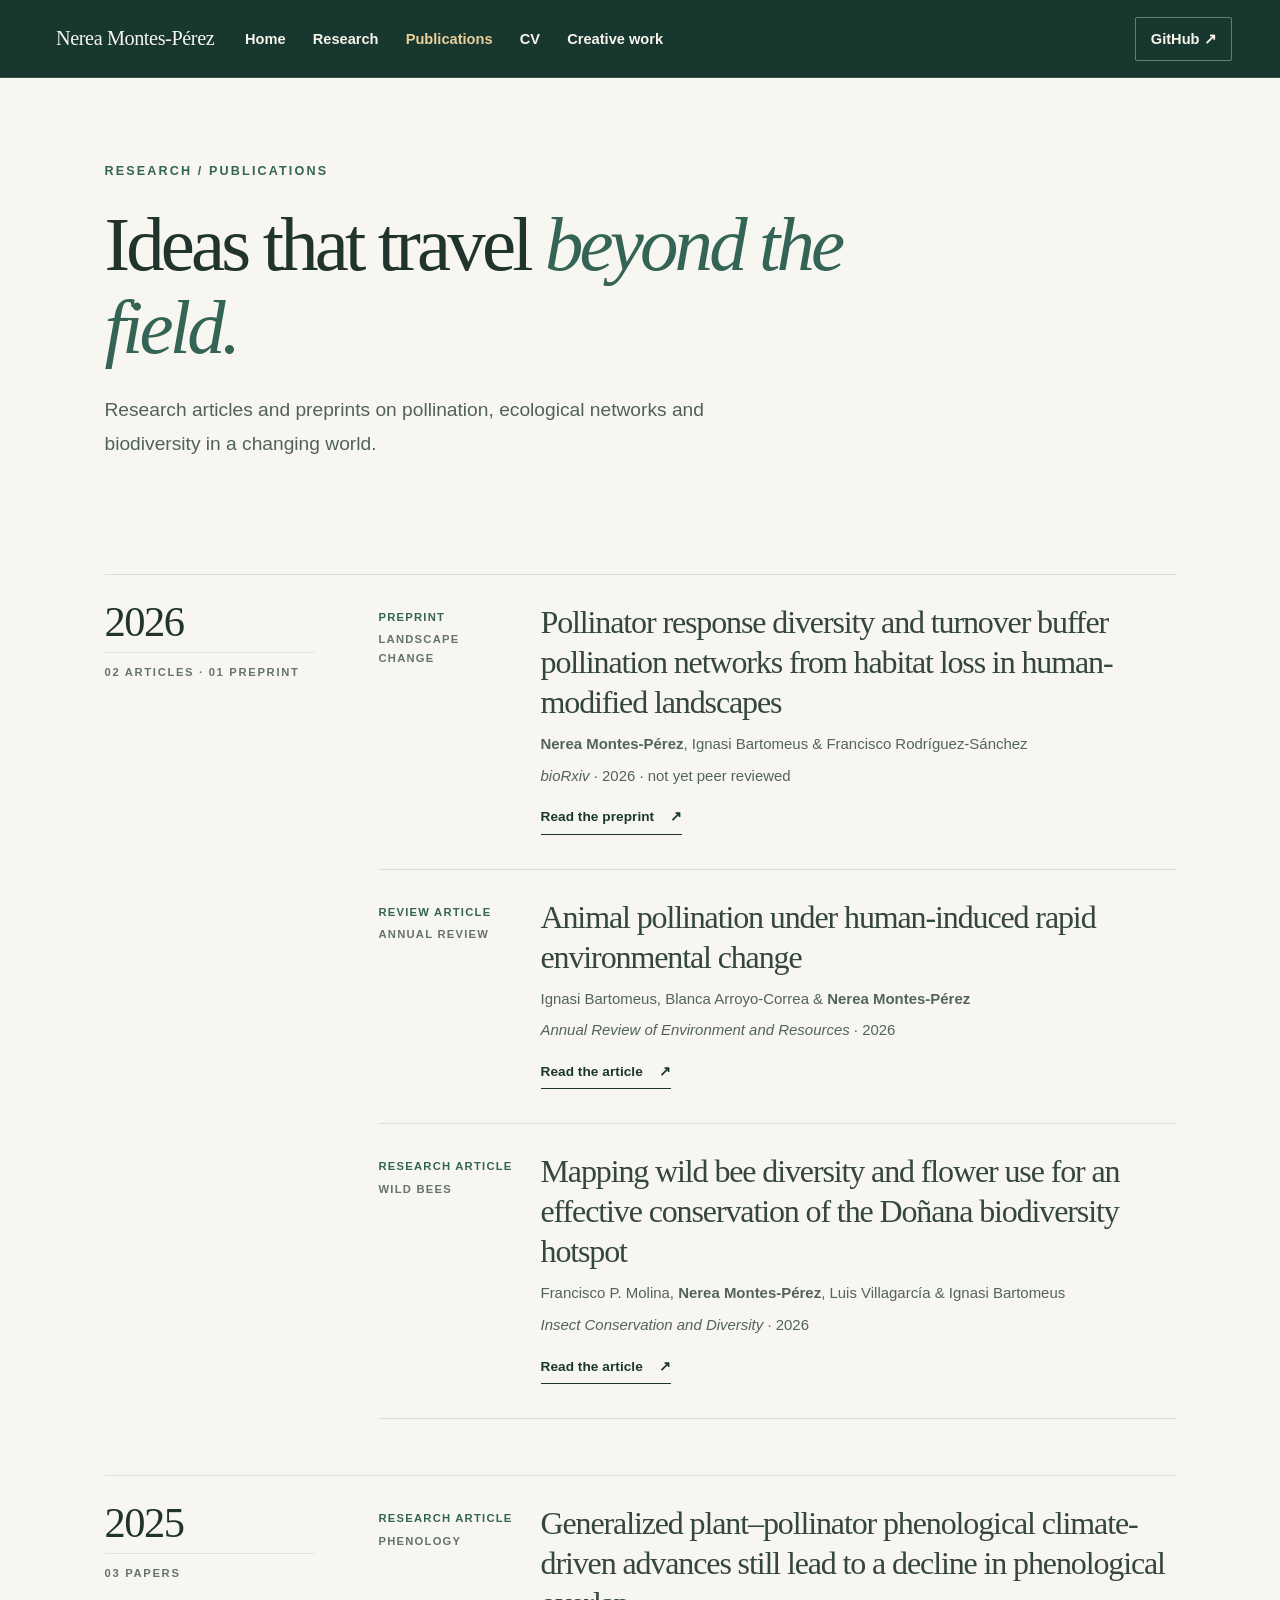
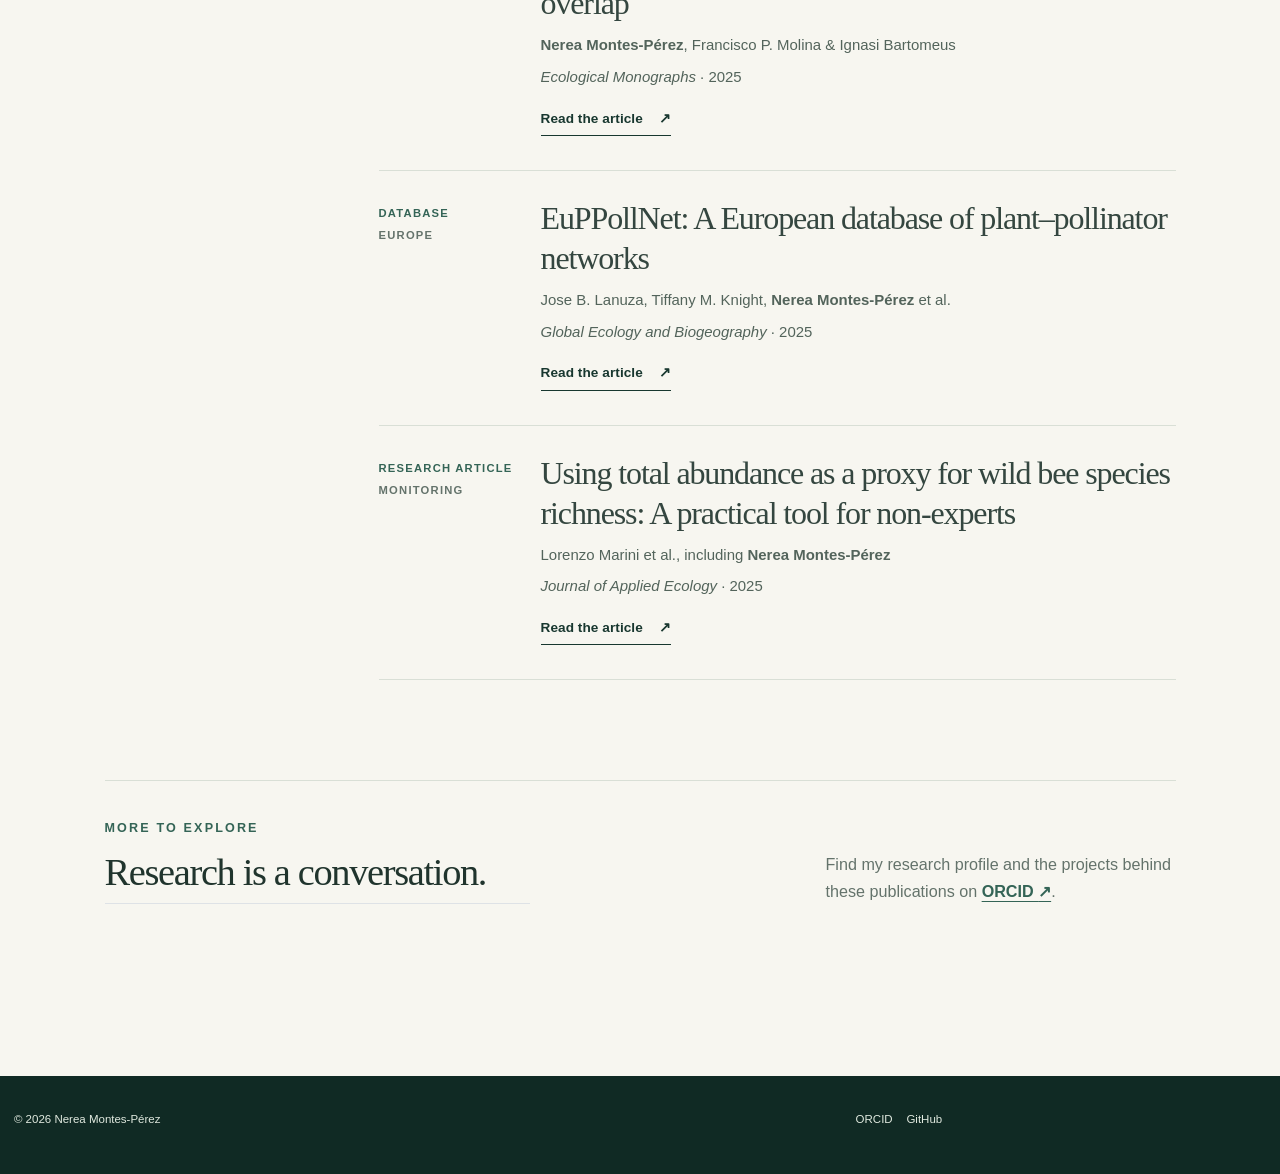
<file: docs/publications.html>
<!DOCTYPE html>
<html xmlns="http://www.w3.org/1999/xhtml" lang="en" xml:lang="en"><head>

<meta charset="utf-8">
<meta name="generator" content="quarto-1.11.9">

<meta name="viewport" content="width=device-width, initial-scale=1.0, user-scalable=yes">

<meta name="description" content="Research articles and preprints on plant–pollinator networks, wild bees and ecological change.">

<title>Publications | Nerea Montes-Pérez – Nerea Montes-Pérez</title>
<style>
/* Default styles provided by pandoc.
** See https://pandoc.org/MANUAL.html#variables-for-html for config info.
*/
span.smallcaps{font-variant: small-caps;}
div.columns{display: flex; gap: 1.5em;}
div.column{flex: auto;}
@media screen {
div.columns{gap: min(4vw, 1.5em);}
div.column{overflow-x: auto;}
}
div.hanging-indent{margin-left: 1.5em; text-indent: -1.5em;}
ul.task-list{list-style: none;}
ul.task-list li input[type="checkbox"] {
  width: 0.8em;
  margin: 0 0.8em 0.2em -1em; /* quarto-specific, see https://github.com/quarto-dev/quarto-cli/issues/4556 */ 
  vertical-align: middle;
}
</style>


<script src="site_libs/quarto-nav/quarto-nav.js"></script>
<script src="site_libs/quarto-nav/headroom.min.js"></script>
<script src="site_libs/clipboard/clipboard.min.js"></script>
<script src="site_libs/quarto-html/quarto.js" type="module"></script>
<script src="site_libs/quarto-html/tabsets/tabsets.js" type="module"></script>
<script src="site_libs/quarto-html/scrollable-regions/scrollable-regions.js" type="module"></script>
<script src="site_libs/quarto-html/popper.min.js"></script>
<script src="site_libs/quarto-html/tippy.umd.min.js"></script>
<script src="site_libs/quarto-html/anchor.min.js"></script>
<link href="site_libs/quarto-html/tippy.css" rel="stylesheet">
<link href="site_libs/quarto-html/quarto-syntax-highlighting-63b5708e65d6cd79cd7618c58d0c21e7.css" rel="stylesheet" id="quarto-text-highlighting-styles">
<script src="site_libs/bootstrap/bootstrap.min.js"></script>
<link href="site_libs/bootstrap/bootstrap-icons.css" rel="stylesheet">
<link href="site_libs/bootstrap/bootstrap-291ceed7318ac195c3c5026c049aa144.min.css" rel="stylesheet" append-hash="true" id="quarto-bootstrap" data-mode="light">
<script id="quarto-search-options" type="application/json">{
  "language": {
    "search-no-results-text": "No results",
    "search-matching-documents-text": "matching documents",
    "search-copy-link-title": "Copy link to search",
    "search-hide-matches-text": "Hide additional matches",
    "search-more-match-text": "more match in this document",
    "search-more-matches-text": "more matches in this document",
    "search-clear-button-title": "Clear",
    "search-text-placeholder": "",
    "search-detached-cancel-button-title": "Cancel",
    "search-submit-button-title": "Submit",
    "search-label": "Search"
  }
}</script>
<style>html{ scroll-behavior: smooth; }</style>


<link rel="stylesheet" href="styles.css">
</head>

<body class="nav-fixed quarto-light"><a id="quarto-skip-link" class="visually-hidden-focusable" href="#quarto-document-content">Skip to main content</a>

<div id="quarto-search-results"></div>
  <header id="quarto-header" class="headroom fixed-top">
    <nav class="navbar navbar-expand-lg " data-bs-theme="dark" aria-label="Site">
      <div class="navbar-container container-fluid">
      <div class="navbar-brand-container mx-auto">
    <a href="./index.html" class="navbar-brand navbar-brand-logo">
    <img src="./assets/mark.svg" alt="Flower and pollinator symbol" class="navbar-logo light-content">
    <img src="./assets/mark.svg" alt="Flower and pollinator symbol" class="navbar-logo dark-content">
    </a>
    <a class="navbar-brand" href="./index.html">
    <span class="navbar-title">Nerea Montes-Pérez</span>
    </a>
  </div>
          <button class="navbar-toggler" type="button" data-bs-toggle="collapse" data-bs-target="#navbarCollapse" aria-controls="navbarCollapse" aria-expanded="false" aria-label="Toggle navigation" onclick="if (window.quartoToggleHeadroom) { window.quartoToggleHeadroom(); }">
  <span class="navbar-toggler-icon"></span>
</button>
          <div class="collapse navbar-collapse" id="navbarCollapse">
            <ul class="navbar-nav navbar-nav-scroll me-auto">
  <li class="nav-item">
    <a class="nav-link" href="./index.html"> 
<span class="menu-text">Home</span></a>
  </li>  
  <li class="nav-item">
    <a class="nav-link" href="./index.html#research"> 
<span class="menu-text">Research</span></a>
  </li>  
  <li class="nav-item">
    <a class="nav-link active" href="./publications.html" aria-current="page"> 
<span class="menu-text">Publications</span></a>
  </li>  
  <li class="nav-item">
    <a class="nav-link" href="./cv.html"> 
<span class="menu-text">CV</span></a>
  </li>  
  <li class="nav-item">
    <a class="nav-link" href="./portfolio.html"> 
<span class="menu-text">Creative work</span></a>
  </li>  
</ul>
            <ul class="navbar-nav navbar-nav-scroll ms-auto">
  <li class="nav-item">
    <a class="nav-link" href="https://github.com/NerMonPer"> 
<span class="menu-text">GitHub ↗</span></a>
  </li>  
</ul>
          </div> <!-- /navcollapse -->
            <div class="quarto-navbar-tools">
</div>
      </div> <!-- /container-fluid -->
    </nav>
</header>
<!-- content -->
<div id="quarto-content" class="quarto-container page-columns page-rows-contents page-layout-full page-navbar">
<!-- sidebar -->
<!-- margin-sidebar -->
    
<!-- main -->
<main class="content column-page" id="quarto-document-content" tabindex="-1">

<header id="title-block-header" class="quarto-title-block default">
<div class="quarto-title">
<h1 class="title">Publications | Nerea Montes-Pérez</h1>
</div>

<div>
  <div class="description">
    Research articles and preprints on plant–pollinator networks, wild bees and ecological change.
  </div>
</div>


<div class="quarto-title-meta column-page">

    
  
    
  </div>
  


</header>


<div class="site-shell inner-page">
  <header class="page-intro">
    <p class="eyebrow">RESEARCH / PUBLICATIONS</p>
    <h1>Ideas that travel <em>beyond the field.</em></h1>
    <p>Research articles and preprints on pollination, ecological networks and biodiversity in a changing world.</p>
  </header>

  <section class="pub-section" aria-labelledby="pub-2026">
    <div class="pub-year"><h2 id="pub-2026" class="anchored">2026</h2><span>02 ARTICLES · 01 PREPRINT</span></div>
    <div class="pub-list">
      <article class="pub-item">
        <div class="pub-meta"><span>PREPRINT</span><span>LANDSCAPE CHANGE</span></div>
        <div class="pub-body">
          <h3 class="anchored">Pollinator response diversity and turnover buffer pollination networks from habitat loss in human-modified landscapes</h3>
          <p><strong>Nerea Montes-Pérez</strong>, Ignasi Bartomeus &amp; Francisco Rodríguez-Sánchez</p>
          <p class="pub-journal"><em>bioRxiv</em> · 2026 · not yet peer reviewed</p>
          <a class="text-link" href="https://doi.org/10.64898/2026.11.20.768076">Read the preprint <span aria-hidden="true">↗</span></a>
        </div>
      </article>
      <article class="pub-item">
        <div class="pub-meta"><span>REVIEW ARTICLE</span><span>ANNUAL REVIEW</span></div>
        <div class="pub-body">
          <h3 class="anchored">Animal pollination under human-induced rapid environmental change</h3>
          <p>Ignasi Bartomeus, Blanca Arroyo-Correa &amp; <strong>Nerea Montes-Pérez</strong></p>
          <p class="pub-journal"><em>Annual Review of Environment and Resources</em> · 2026</p>
          <a class="text-link" href="https://doi.org/10.1146/annurev-environ-121224-092446">Read the article <span aria-hidden="true">↗</span></a>
        </div>
      </article>
      <article class="pub-item">
        <div class="pub-meta"><span>RESEARCH ARTICLE</span><span>WILD BEES</span></div>
        <div class="pub-body">
          <h3 class="anchored">Mapping wild bee diversity and flower use for an effective conservation of the Doñana biodiversity hotspot</h3>
          <p>Francisco P. Molina, <strong>Nerea Montes-Pérez</strong>, Luis Villagarcía &amp; Ignasi Bartomeus</p>
          <p class="pub-journal"><em>Insect Conservation and Diversity</em> · 2026</p>
          <a class="text-link" href="https://doi.org/10.1111/icad.70121">Read the article <span aria-hidden="true">↗</span></a>
        </div>
      </article>
    </div>
  </section>

  <section class="pub-section" aria-labelledby="pub-2025">
    <div class="pub-year"><h2 id="pub-2025" class="anchored">2025</h2><span>03 PAPERS</span></div>
    <div class="pub-list">
      <article class="pub-item">
        <div class="pub-meta"><span>RESEARCH ARTICLE</span><span>PHENOLOGY</span></div>
        <div class="pub-body">
          <h3 class="anchored">Generalized plant–pollinator phenological climate-driven advances still lead to a decline in phenological overlap</h3>
          <p><strong>Nerea Montes-Pérez</strong>, Francisco P. Molina &amp; Ignasi Bartomeus</p>
          <p class="pub-journal"><em>Ecological Monographs</em> · 2025</p>
          <a class="text-link" href="https://doi.org/10.1002/ecm.70046">Read the article <span aria-hidden="true">↗</span></a>
        </div>
      </article>
      <article class="pub-item">
        <div class="pub-meta"><span>DATABASE</span><span>EUROPE</span></div>
        <div class="pub-body">
          <h3 class="anchored">EuPPollNet: A European database of plant–pollinator networks</h3>
          <p>Jose B. Lanuza, Tiffany M. Knight, <strong>Nerea Montes-Pérez</strong> et al.</p>
          <p class="pub-journal"><em>Global Ecology and Biogeography</em> · 2025</p>
          <a class="text-link" href="https://doi.org/10.1111/geb.70000">Read the article <span aria-hidden="true">↗</span></a>
        </div>
      </article>
      <article class="pub-item">
        <div class="pub-meta"><span>RESEARCH ARTICLE</span><span>MONITORING</span></div>
        <div class="pub-body">
          <h3 class="anchored">Using total abundance as a proxy for wild bee species richness: A practical tool for non-experts</h3>
          <p>Lorenzo Marini et al., including <strong>Nerea Montes-Pérez</strong></p>
          <p class="pub-journal"><em>Journal of Applied Ecology</em> · 2025</p>
          <a class="text-link" href="https://doi.org/10.1111/1365-2664.70167">Read the article <span aria-hidden="true">↗</span></a>
        </div>
      </article>
    </div>
  </section>

  <div class="page-endnote">
    <div><span class="eyebrow">MORE TO EXPLORE</span><h2 class="anchored">Research is a conversation.</h2></div>
    <p>Find my research profile and the projects behind these publications on <a href="https://orcid.org/0000-0003-3014-1544">ORCID <span aria-hidden="true">↗</span></a>.</p>
  </div>
</div>



</main> <!-- /main -->
<script id="quarto-html-after-body" type="application/javascript">
  window.document.addEventListener("DOMContentLoaded", function (event) {
    const icon = "";
    const anchorJS = new window.AnchorJS();
    anchorJS.options = {
      placement: 'right',
      icon: icon
    };
    anchorJS.add('.anchored');
    const isCodeAnnotation = (el) => {
      for (const clz of el.classList) {
        if (clz.startsWith('code-annotation-')) {                     
          return true;
        }
      }
      return false;
    }
    const onCopySuccess = function(e) {
      // button target
      const button = e.trigger;
      // don't keep focus
      button.blur();
      // flash "checked"
      button.classList.add('code-copy-button-checked');
      var currentTitle = button.getAttribute("title");
      button.setAttribute("title", "Copied!");
      let tooltip;
      if (window.bootstrap) {
        button.setAttribute("data-bs-toggle", "tooltip");
        button.setAttribute("data-bs-placement", "left");
        button.setAttribute("data-bs-title", "Copied!");
        tooltip = new bootstrap.Tooltip(button, 
          { trigger: "manual", 
            customClass: "code-copy-button-tooltip",
            offset: [0, -8]});
        tooltip.show();    
      }
      setTimeout(function() {
        if (tooltip) {
          tooltip.hide();
          button.removeAttribute("data-bs-title");
          button.removeAttribute("data-bs-toggle");
          button.removeAttribute("data-bs-placement");
        }
        button.setAttribute("title", currentTitle);
        button.classList.remove('code-copy-button-checked');
      }, 1000);
      // clear code selection
      e.clearSelection();
    }
    const getTextToCopy = function(trigger) {
      const outerScaffold = trigger.parentElement.cloneNode(true);
      const codeEl = outerScaffold.querySelector('code');
      for (const childEl of codeEl.children) {
        if (isCodeAnnotation(childEl)) {
          childEl.remove();
        }
      }
      return codeEl.innerText;
    }
    const clipboard = new window.ClipboardJS('.code-copy-button:not([data-in-quarto-modal])', {
      text: getTextToCopy
    });
    clipboard.on('success', onCopySuccess);
    if (window.document.getElementById('quarto-embedded-source-code-modal')) {
      const clipboardModal = new window.ClipboardJS('.code-copy-button[data-in-quarto-modal]', {
        text: getTextToCopy,
        container: window.document.getElementById('quarto-embedded-source-code-modal')
      });
      clipboardModal.on('success', onCopySuccess);
    }
      var localhostRegex = new RegExp(/^(?:http|https):\/\/localhost\:?[0-9]*\//);
      var mailtoRegex = new RegExp(/^mailto:/);
        var filterRegex = new RegExp("https:\/\/nermonper\.github\.io\/");
      const newWindowLabel = "(opens in a new tab)";
      const newWindowNoteId = "quarto-ext-newwindow-label";
      // Links reference one hidden label through aria-describedby, so the
      // announcement never changes their accessible name.
      var describeNewWindow = (link) => {
        if (!window.document.getElementById(newWindowNoteId)) {
          var newWindowNote = window.document.createElement("span");
          newWindowNote.id = newWindowNoteId;
          newWindowNote.hidden = true;
          newWindowNote.textContent = newWindowLabel;
          window.document.body.appendChild(newWindowNote);
        }
        var describedBy = (link.getAttribute("aria-describedby") || "").split(/\s+/).filter(Boolean);
        if (!describedBy.includes(newWindowNoteId)) {
          describedBy.push(newWindowNoteId);
          link.setAttribute("aria-describedby", describedBy.join(" "));
        }
      }
      var isInternal = (href) => {
          return filterRegex.test(href) || localhostRegex.test(href) || mailtoRegex.test(href);
      }
      // Inspect non-navigation links and adorn them if external
      window.quartoDecorateExternalLinks = function (root) {
     var links = (root || window.document).querySelectorAll('a[href]:not(.nav-link):not(.navbar-brand):not(.toc-action):not(.sidebar-link):not(.sidebar-item-toggle):not(.pagination-link):not(.no-external):not([aria-hidden]):not(.dropdown-item):not(.quarto-navigation-tool):not(.about-link)');
      for (var i=0; i<links.length; i++) {
        const link = links[i];
        if (!isInternal(link.href)) {
          // undo the damage that might have been done by quarto-nav.js in the case of
          // links that we want to consider external
          if (link.dataset.originalHref !== undefined) {
            link.href = link.dataset.originalHref;
          }
            // target, if specified
            link.setAttribute("target", "_blank");
            if (link.getAttribute("rel") === null) {
              link.setAttribute("rel", "noopener");
            }
            describeNewWindow(link);
          if (!link.classList.contains('no-external-icon')) {
          }
        }
      }
      };
      window.quartoDecorateExternalLinks(window.document);
    // Esc closes the popup (WCAG 1.4.13) and focus leaving both trigger and
    // popup closes it (WCAG 2.4.11); tippy handles neither for interactive popups.
    const hideOnEscAndFocusOut = {
      name: 'hideOnEscAndFocusOut',
      defaultValue: true,
      fn(instance) {
        const dismiss = () => {
          // A show scheduled by the trigger delay would otherwise reopen it
          instance.clearDelayTimeouts();
          instance.hide();
        };
        const onKeyDown = (event) => {
          if (event.key !== 'Escape') {
            return;
          }
          // Keep Esc from also reaching page handlers (e.g. reveal.js overview),
          // except an open reveal.js slide menu, which Esc should close too.
          // The menu handles keys only when its keyboard option is on.
          const menuHandlesEsc = window.Reveal?.getPlugin?.('menu')?.isOpen() &&
            window.Reveal.getConfig().menu?.keyboard !== false;
          if (!menuHandlesEsc) {
            event.stopPropagation();
          }
          if (instance.popper.contains(window.document.activeElement)) {
            // Disabled while refocusing so the focus trigger does not reopen it
            instance.disable();
            instance.reference.focus();
            instance.enable();
          }
          dismiss();
        };
        const onFocusOut = (event) => {
          const target = event.relatedTarget;
          if (target && !instance.reference.contains(target) &&
              !instance.popper.contains(target)) {
            dismiss();
          }
        };
        // On the trigger too: a click trigger (code-annotations: select) has no
        // blur handling. Attached for the instance's lifetime so leaving the
        // trigger also cancels a show still pending on the trigger delay.
        instance.reference.addEventListener('focusout', onFocusOut);
        return {
          onShow() {
            window.document.addEventListener('keydown', onKeyDown, true);
            instance.popper.addEventListener('focusout', onFocusOut);
          },
          onHide() {
            window.document.removeEventListener('keydown', onKeyDown, true);
            instance.popper.removeEventListener('focusout', onFocusOut);
          },
          onDestroy() {
            instance.reference.removeEventListener('focusout', onFocusOut);
          },
        };
      },
    };
    function tippyHover(el, contentFn, onTriggerFn, onUntriggerFn) {
      const config = {
        allowHTML: true,
        maxWidth: 500,
        delay: 100,
        arrow: false,
        appendTo: function(el) {
            return el.parentElement;
        },
        interactive: true,
        interactiveBorder: 10,
        theme: 'quarto',
        placement: 'bottom-start',
        plugins: [hideOnEscAndFocusOut],
      };
      if (contentFn) {
        config.content = contentFn;
      }
      if (onTriggerFn) {
        config.onTrigger = onTriggerFn;
      }
      if (onUntriggerFn) {
        config.onUntrigger = onUntriggerFn;
      }
      window.tippy(el, config); 
    }
    const noterefs = window.document.querySelectorAll('a[role="doc-noteref"]');
    for (var i=0; i<noterefs.length; i++) {
      const ref = noterefs[i];
      tippyHover(ref, function() {
        // use id or data attribute instead here
        let href = ref.getAttribute('data-footnote-href') || ref.getAttribute('href');
        try { href = new URL(href).hash; } catch {}
        const id = href.replace(/^#\/?/, "");
        const note = window.document.getElementById(id);
        if (note) {
          return note.innerHTML;
        } else {
          return "";
        }
      });
    }
    const xrefs = window.document.querySelectorAll('a.quarto-xref');
    const processXRef = (id, note) => {
      // Strip column container classes
      const stripColumnClz = (el) => {
        el.classList.remove("page-full", "page-columns");
        if (el.children) {
          for (const child of el.children) {
            stripColumnClz(child);
          }
        }
      }
      stripColumnClz(note)
      if (id === null || id.startsWith('sec-')) {
        // Special case sections, only their first couple elements
        const container = document.createElement("div");
        if (note.children && note.children.length > 2) {
          container.appendChild(note.children[0].cloneNode(true));
          for (let i = 1; i < note.children.length; i++) {
            const child = note.children[i];
            if (child.tagName === "P" && child.innerText === "") {
              continue;
            } else {
              container.appendChild(child.cloneNode(true));
              break;
            }
          }
          if (window.Quarto?.typesetMath) {
            window.Quarto.typesetMath(container);
          }
          return container.innerHTML
        } else {
          if (window.Quarto?.typesetMath) {
            window.Quarto.typesetMath(note);
          }
          return note.innerHTML;
        }
      } else {
        // Remove any anchor links if they are present
        const anchorLink = note.querySelector('a.anchorjs-link');
        if (anchorLink) {
          anchorLink.remove();
        }
        if (window.Quarto?.typesetMath) {
          window.Quarto.typesetMath(note);
        }
        if (note.classList.contains("callout")) {
          return note.outerHTML;
        } else {
          return note.innerHTML;
        }
      }
    }
    for (var i=0; i<xrefs.length; i++) {
      const xref = xrefs[i];
      tippyHover(xref, undefined, function(instance) {
        instance.disable();
        let url = xref.getAttribute('href');
        let hash = undefined; 
        if (url.startsWith('#')) {
          hash = url;
        } else {
          try { hash = new URL(url).hash; } catch {}
        }
        if (hash) {
          const id = hash.replace(/^#\/?/, "");
          const note = window.document.getElementById(id);
          if (note !== null) {
            try {
              const html = processXRef(id, note.cloneNode(true));
              instance.setContent(html);
            } finally {
              instance.enable();
              instance.show();
            }
          } else {
            // See if we can fetch this
            fetch(url.split('#')[0])
            .then(res => res.text())
            .then(html => {
              const parser = new DOMParser();
              const htmlDoc = parser.parseFromString(html, "text/html");
              const note = htmlDoc.getElementById(id);
              if (note !== null) {
                const html = processXRef(id, note);
                instance.setContent(html);
              } 
            }).finally(() => {
              instance.enable();
              instance.show();
            });
          }
        } else {
          // See if we can fetch a full url (with no hash to target)
          // This is a special case and we should probably do some content thinning / targeting
          fetch(url)
          .then(res => res.text())
          .then(html => {
            const parser = new DOMParser();
            const htmlDoc = parser.parseFromString(html, "text/html");
            const note = htmlDoc.querySelector('main.content');
            if (note !== null) {
              // This should only happen for chapter cross references
              // (since there is no id in the URL)
              // remove the first header
              if (note.children.length > 0 && note.children[0].tagName === "HEADER") {
                note.children[0].remove();
              }
              const html = processXRef(null, note);
              instance.setContent(html);
            } 
          }).finally(() => {
            instance.enable();
            instance.show();
          });
        }
      }, function(instance) {
      });
    }
        let selectedAnnoteEl;
        const selectorForAnnotation = ( cell, annotation) => {
          let cellAttr = 'data-code-cell="' + cell + '"';
          let lineAttr = 'data-code-annotation="' +  annotation + '"';
          const selector = 'span[' + cellAttr + '][' + lineAttr + ']';
          return selector;
        }
        const selectCodeLines = (annoteEl) => {
          const doc = window.document;
          const targetCell = annoteEl.getAttribute("data-target-cell");
          const targetAnnotation = annoteEl.getAttribute("data-target-annotation");
          const annoteSpan = window.document.querySelector(selectorForAnnotation(targetCell, targetAnnotation));
          const lines = annoteSpan.getAttribute("data-code-lines").split(",");
          const lineIds = lines.map((line) => {
            return targetCell + "-" + line;
          })
          // Each band is positioned against its own containing block, which is
          // not the offsetParent of the lines, so place it from client rects.
          const placeBand = (band, firstEl, lastEl, codeBlock) => {
            const container = band.offsetParent;
            if (container === null) {
              return;
            }
            const containerRect = container.getBoundingClientRect();
            // Reveal.js scales slides with a transform, so convert client
            // pixels back to the CSS pixels of the container.
            const scale = containerRect.height / container.offsetHeight || 1;
            const firstRect = firstEl.getBoundingClientRect();
            const lastRect = lastEl.getBoundingClientRect();
            const top = (firstRect.top - containerRect.top) / scale - container.clientTop + container.scrollTop;
            const height = (lastRect.bottom - firstRect.top) / scale;
            band.style.top = top - 2 + "px";
            band.style.height = height + 4 + "px";
            if (codeBlock) {
              // Without the copy button wrapper, the containing block is wider
              // than the code block, so span the code block explicitly.
              const blockRect = codeBlock.getBoundingClientRect();
              band.style.left = (blockRect.left - containerRect.left) / scale - container.clientLeft + container.scrollLeft + "px";
              band.style.width = blockRect.width / scale + "px";
            }
          };
          if (lineIds.length > 0) {
            const el = window.document.getElementById(lineIds[0]);
            const lastEl = window.document.getElementById(lineIds[lineIds.length - 1]);
            const parent = el.parentElement.parentElement;
            // cook up a div (if necessary) and position it
            let div = window.document.getElementById("code-annotation-line-highlight");
            if (div === null) {
              div = window.document.createElement("div");
              div.setAttribute("id", "code-annotation-line-highlight");
              div.style.position = 'absolute';
              parent.appendChild(div);
            }
            placeBand(div, el, lastEl, parent.closest("div.sourceCode") || parent);
            let gutterDiv = window.document.getElementById("code-annotation-line-highlight-gutter");
            if (gutterDiv === null) {
              gutterDiv = window.document.createElement("div");
              gutterDiv.setAttribute("id", "code-annotation-line-highlight-gutter");
              gutterDiv.style.position = 'absolute';
              const codeCell = window.document.getElementById(targetCell);
              const gutter = codeCell.querySelector('.code-annotation-gutter');
              gutter.appendChild(gutterDiv);
            }
            placeBand(gutterDiv, el, lastEl);
            selectedAnnoteEl = annoteEl;
          }
        };
        const unselectCodeLines = () => {
          const elementsIds = ["code-annotation-line-highlight", "code-annotation-line-highlight-gutter"];
          elementsIds.forEach((elId) => {
            const div = window.document.getElementById(elId);
            if (div) {
              div.remove();
            }
          });
          selectedAnnoteEl = undefined;
        };
          // Handle positioning of the toggle
      window.addEventListener(
        "resize",
        throttle(() => {
          elRect = undefined;
          if (selectedAnnoteEl) {
            selectCodeLines(selectedAnnoteEl);
          }
        }, 10)
      );
      function throttle(fn, ms) {
      let throttle = false;
      let timer;
        return (...args) => {
          if(!throttle) { // first call gets through
              fn.apply(this, args);
              throttle = true;
          } else { // all the others get throttled
              if(timer) clearTimeout(timer); // cancel #2
              timer = setTimeout(() => {
                fn.apply(this, args);
                timer = throttle = false;
              }, ms);
          }
        };
      }
        // Attach click handler to the DT
        const annoteDls = window.document.querySelectorAll('dt[data-target-cell]');
        for (const annoteDlNode of annoteDls) {
          annoteDlNode.addEventListener('click', (event) => {
            const clickedEl = event.target;
            if (clickedEl !== selectedAnnoteEl) {
              unselectCodeLines();
              const activeEl = window.document.querySelector('dt[data-target-cell].code-annotation-active');
              if (activeEl) {
                activeEl.classList.remove('code-annotation-active');
              }
              selectCodeLines(clickedEl);
              clickedEl.classList.add('code-annotation-active');
            } else {
              // Unselect the line
              unselectCodeLines();
              clickedEl.classList.remove('code-annotation-active');
            }
          });
        }
    const findCites = (el) => {
      const parentEl = el.parentElement;
      if (parentEl) {
        const cites = parentEl.dataset.cites;
        if (cites) {
          return {
            el,
            cites: cites.split(' ')
          };
        } else {
          return findCites(el.parentElement)
        }
      } else {
        return undefined;
      }
    };
    var bibliorefs = window.document.querySelectorAll('a[role="doc-biblioref"]');
    for (var i=0; i<bibliorefs.length; i++) {
      const ref = bibliorefs[i];
      const citeInfo = findCites(ref);
      if (citeInfo) {
        tippyHover(citeInfo.el, function() {
          var popup = window.document.createElement('div');
          citeInfo.cites.forEach(function(cite) {
            var citeDiv = window.document.createElement('div');
            citeDiv.classList.add('hanging-indent');
            citeDiv.classList.add('csl-entry');
            var biblioDiv = window.document.getElementById('ref-' + cite);
            if (biblioDiv) {
              citeDiv.innerHTML = biblioDiv.innerHTML;
            }
            popup.appendChild(citeDiv);
          });
          return popup.innerHTML;
        });
      }
    }
  });
  </script>
  <script type="application/javascript">
  window.quartoScrollableRegionsLabels = {"code":"Scrollable code","output":"Scrollable output"};
  </script>
</div> <!-- /content -->
<footer class="footer">
  <div class="nav-footer">
    <div class="nav-footer-left">
<p>© 2026 Nerea Montes-Pérez</p>
</div>   
    <div class="nav-footer-center">
      &nbsp;
    </div>
    <div class="nav-footer-right">
      <ul class="footer-items list-unstyled">
    <li class="nav-item">
    <a class="nav-link" href="https://orcid.org/0000-0003-3014-1544">
<p>ORCID</p>
</a>
  </li>  
    <li class="nav-item">
    <a class="nav-link" href="https://github.com/NerMonPer">
<p>GitHub</p>
</a>
  </li>  
</ul>
    </div>
  </div>
</footer>




<script src="site_libs/quarto-html/zenscroll-min.js"></script>
</body></html>
</file>
<file: docs/site_libs/quarto-html/tippy.css>
.tippy-box[data-animation=fade][data-state=hidden]{opacity:0}[data-tippy-root]{max-width:calc(100vw - 10px)}.tippy-box{position:relative;background-color:#333;color:#fff;border-radius:4px;font-size:14px;line-height:1.4;white-space:normal;outline:0;transition-property:transform,visibility,opacity}.tippy-box[data-placement^=top]>.tippy-arrow{bottom:0}.tippy-box[data-placement^=top]>.tippy-arrow:before{bottom:-7px;left:0;border-width:8px 8px 0;border-top-color:initial;transform-origin:center top}.tippy-box[data-placement^=bottom]>.tippy-arrow{top:0}.tippy-box[data-placement^=bottom]>.tippy-arrow:before{top:-7px;left:0;border-width:0 8px 8px;border-bottom-color:initial;transform-origin:center bottom}.tippy-box[data-placement^=left]>.tippy-arrow{right:0}.tippy-box[data-placement^=left]>.tippy-arrow:before{border-width:8px 0 8px 8px;border-left-color:initial;right:-7px;transform-origin:center left}.tippy-box[data-placement^=right]>.tippy-arrow{left:0}.tippy-box[data-placement^=right]>.tippy-arrow:before{left:-7px;border-width:8px 8px 8px 0;border-right-color:initial;transform-origin:center right}.tippy-box[data-inertia][data-state=visible]{transition-timing-function:cubic-bezier(.54,1.5,.38,1.11)}.tippy-arrow{width:16px;height:16px;color:#333}.tippy-arrow:before{content:"";position:absolute;border-color:transparent;border-style:solid}.tippy-content{position:relative;padding:5px 9px;z-index:1}
</file>
<file: docs/site_libs/quarto-html/quarto-syntax-highlighting-63b5708e65d6cd79cd7618c58d0c21e7.css>
/* quarto syntax highlight colors */
:root {
  --quarto-hl-ot-color: #003B4F;
  --quarto-hl-at-color: #657422;
  --quarto-hl-ss-color: #20794D;
  --quarto-hl-an-color: #5E5E5E;
  --quarto-hl-fu-color: #4758AB;
  --quarto-hl-st-color: #20794D;
  --quarto-hl-cf-color: #003B4F;
  --quarto-hl-op-color: #5E5E5E;
  --quarto-hl-er-color: #AD0000;
  --quarto-hl-bn-color: #AD0000;
  --quarto-hl-al-color: #AD0000;
  --quarto-hl-va-color: #111111;
  --quarto-hl-bu-color: inherit;
  --quarto-hl-ex-color: inherit;
  --quarto-hl-pp-color: #AD0000;
  --quarto-hl-in-color: #5E5E5E;
  --quarto-hl-vs-color: #20794D;
  --quarto-hl-wa-color: #5E5E5E;
  --quarto-hl-do-color: #5E5E5E;
  --quarto-hl-im-color: #00769E;
  --quarto-hl-ch-color: #20794D;
  --quarto-hl-dt-color: #AD0000;
  --quarto-hl-fl-color: #AD0000;
  --quarto-hl-co-color: #5E5E5E;
  --quarto-hl-cv-color: #5E5E5E;
  --quarto-hl-cn-color: #8f5902;
  --quarto-hl-sc-color: #5E5E5E;
  --quarto-hl-dv-color: #AD0000;
  --quarto-hl-kw-color: #003B4F;
}

/* other quarto variables */
:root {
  --quarto-font-monospace: SFMono-Regular, Menlo, Monaco, Consolas, "Liberation Mono", "Courier New", monospace;
}

/* syntax highlight based on Pandoc's rules */
pre > code.sourceCode > span {
  color: #003B4F;
}

code.sourceCode > span {
  color: #003B4F;
}

div.sourceCode,
div.sourceCode pre.sourceCode {
  color: #003B4F;
}

/* Normal */
code span {
  color: #003B4F;
}

/* Alert */
code span.al {
  color: #AD0000;
  font-style: inherit;
}

/* Annotation */
code span.an {
  color: #5E5E5E;
  font-style: inherit;
}

/* Attribute */
code span.at {
  color: #657422;
  font-style: inherit;
}

/* BaseN */
code span.bn {
  color: #AD0000;
  font-style: inherit;
}

/* BuiltIn */
code span.bu {
  font-style: inherit;
}

/* ControlFlow */
code span.cf {
  color: #003B4F;
  font-weight: bold;
  font-style: inherit;
}

/* Char */
code span.ch {
  color: #20794D;
  font-style: inherit;
}

/* Constant */
code span.cn {
  color: #8f5902;
  font-style: inherit;
}

/* Comment */
code span.co {
  color: #5E5E5E;
  font-style: inherit;
}

/* CommentVar */
code span.cv {
  color: #5E5E5E;
  font-style: italic;
}

/* Documentation */
code span.do {
  color: #5E5E5E;
  font-style: italic;
}

/* DataType */
code span.dt {
  color: #AD0000;
  font-style: inherit;
}

/* DecVal */
code span.dv {
  color: #AD0000;
  font-style: inherit;
}

/* Error */
code span.er {
  color: #AD0000;
  font-style: inherit;
}

/* Extension */
code span.ex {
  font-style: inherit;
}

/* Float */
code span.fl {
  color: #AD0000;
  font-style: inherit;
}

/* Function */
code span.fu {
  color: #4758AB;
  font-style: inherit;
}

/* Import */
code span.im {
  color: #00769E;
  font-style: inherit;
}

/* Information */
code span.in {
  color: #5E5E5E;
  font-style: inherit;
}

/* Keyword */
code span.kw {
  color: #003B4F;
  font-weight: bold;
  font-style: inherit;
}

/* Operator */
code span.op {
  color: #5E5E5E;
  font-style: inherit;
}

/* Other */
code span.ot {
  color: #003B4F;
  font-style: inherit;
}

/* Preprocessor */
code span.pp {
  color: #AD0000;
  font-style: inherit;
}

/* SpecialChar */
code span.sc {
  color: #5E5E5E;
  font-style: inherit;
}

/* SpecialString */
code span.ss {
  color: #20794D;
  font-style: inherit;
}

/* String */
code span.st {
  color: #20794D;
  font-style: inherit;
}

/* Variable */
code span.va {
  color: #111111;
  font-style: inherit;
}

/* VerbatimString */
code span.vs {
  color: #20794D;
  font-style: inherit;
}

/* Warning */
code span.wa {
  color: #5E5E5E;
  font-style: italic;
}

.prevent-inlining {
  content: "</";
}

/*# sourceMappingURL=054cc16b9e9817627be6994582d2ffb5.css.map */
</file>
<file: docs/styles.css>
/* Editorial palette inspired by Mediterranean field notes */
:root {
  --forest: #18372f;
  --forest-deep: #102a24;
  --green: #346456;
  --sage: #dce8dc;
  --paper: #f7f6f0;
  --white: #fffefa;
  --ink: #20342d;
  --muted: #64736b;
  --gold: #ead09a;
  --clay: #bd7659;
  --line: #d9dfd6;
}

html { scroll-behavior: smooth; scroll-padding-top: 6.5rem; }
body {
  background: var(--paper);
  color: var(--ink);
  font-family: "Avenir Next", Avenir, "Segoe UI", Helvetica, Arial, sans-serif;
  font-size: 16px;
  line-height: 1.65;
}
h1, h2, h3, p { margin-top: 0; }
h1, h2, h3 {
  color: inherit;
  font-family: Georgia, "Times New Roman", serif;
  font-weight: 400;
  letter-spacing: -.035em;
}
h1 em, h2 em { font-weight: 400; }
a { color: var(--green); text-decoration-thickness: 1px; text-underline-offset: .22em; }
a:hover { color: var(--clay); }
a:focus-visible, button:focus-visible { outline: 3px solid #db9f54; outline-offset: 4px; }
::selection { background: var(--gold); color: var(--forest-deep); }

#title-block-header { display: none; }
#quarto-content { overflow: clip; }
main.content { padding: 0 !important; margin: 0 !important; min-width: 0; }
.site-shell { width: min(100% - 64px, 1320px); margin: 0 auto; }
.section-space { padding-top: 112px; }
.eyebrow, .section-kicker, .card-label, .card-number, .visual-caption,
.featured-year, .pub-meta, .pub-year > span, .timeline-date,
.creative-num, .context-strip, .art-note {
  font-family: "Avenir Next", Avenir, "Segoe UI", Helvetica, Arial, sans-serif;
}
.eyebrow {
  color: var(--green);
  font-size: .74rem;
  font-weight: 800;
  letter-spacing: .17em;
  line-height: 1.5;
  text-transform: uppercase;
}
.eyebrow-light { color: var(--gold); display: flex; align-items: center; gap: 12px; }
.eyebrow-line { width: 25px; height: 1px; background: currentColor; }
.section-kicker {
  display: flex;
  justify-content: space-between;
  gap: 20px;
  border-top: 1px solid var(--line);
  padding-top: 18px;
  color: var(--green);
  font-size: .72rem;
  font-weight: 800;
  letter-spacing: .16em;
}
.section-kicker span:last-child { color: var(--muted); }
.text-link {
  display: inline-flex;
  align-items: center;
  gap: 16px;
  padding-bottom: 5px;
  border-bottom: 1px solid currentColor;
  color: var(--forest);
  font-size: .9rem;
  font-weight: 750;
  letter-spacing: .005em;
  text-decoration: none;
  white-space: nowrap;
}
.text-link span, .button span { transition: transform .22s ease; }
.text-link:hover span, .button:hover span { transform: translate(3px, -3px); }
.text-link:hover { color: var(--clay); }
.text-link-light { color: var(--white); }
.text-link-light:hover { color: var(--gold); }
.button {
  display: inline-flex;
  justify-content: space-between;
  align-items: center;
  gap: 30px;
  min-height: 52px;
  padding: 13px 21px;
  border: 1px solid transparent;
  border-radius: 3px;
  font-size: .86rem;
  font-weight: 750;
  text-decoration: none;
  transition: background .22s ease, color .22s ease, border-color .22s ease, transform .22s ease;
}
.button:hover { text-decoration: none; transform: translateY(-2px); }
.button span { font-size: 1.16rem; line-height: 1; }
.button-cream { background: var(--gold); color: var(--forest-deep); }
.button-cream:hover { background: var(--white); color: var(--forest-deep); }
.button-dark { background: var(--forest); color: var(--white); }
.button-dark:hover { background: #2e5446; color: var(--white); }

/* Quarto navigation */
.navbar {
  min-height: 78px;
  border-bottom: 1px solid rgba(255,255,255,.13);
  box-shadow: none;
}
.navbar > .navbar-container {
  max-width: 1384px;
  margin: 0 auto;
  padding: 0 32px;
}
.navbar-brand { display: inline-flex; align-items: center; gap: 9px; }
.navbar-brand-logo img { max-height: 32px; }
.navbar-title { font-family: Georgia, "Times New Roman", serif; font-size: 1.19rem; letter-spacing: -.02em; }
.navbar .nav-link { font-size: .86rem; font-weight: 600; padding: .55rem .8rem !important; }
.navbar .nav-link:hover, .navbar .nav-link.active { color: var(--gold) !important; }
.navbar .navbar-nav:last-child .nav-link {
  border: 1px solid rgba(255,255,255,.35);
  border-radius: 2px;
  margin-left: 14px;
  padding: .5rem .85rem !important;
}
.navbar .navbar-nav:last-child .nav-link:hover { border-color: var(--gold); }
.nav-footer {
  margin-top: 112px;
  padding: 30px max(32px, calc((100vw - 1320px) / 2));
  background: var(--forest-deep);
  border: 0;
  color: #e0e9df;
  font-size: .82rem;
}
.nav-footer a { color: #e0e9df; text-decoration: none; }
.nav-footer a:hover { color: var(--gold); }
.nav-footer .nav-footer-right { display: flex; gap: 25px; }

/* Home */
.home-page { padding-top: 22px; }
.hero {
  display: grid;
  grid-template-columns: 56% 44%;
  min-height: 636px;
  overflow: hidden;
  background: var(--forest);
  border-radius: 4px;
  color: var(--white);
}
.hero-copy {
  display: flex;
  flex-direction: column;
  justify-content: center;
  padding: clamp(44px, 5.1vw, 88px);
}
.hero-copy .eyebrow { margin-bottom: 30px; }
.hero-name { margin-bottom: 13px; color: #e1e9dc; font-size: 1rem; }
.hero h1 {
  max-width: 735px;
  margin-bottom: 28px;
  font-size: clamp(3rem, 5.1vw, 5.45rem);
  line-height: 1.05;
  letter-spacing: -.055em;
}
.hero h1 em { color: var(--gold); }
.hero-description { max-width: 560px; color: #d9e5da; font-size: 1.1rem; line-height: 1.68; }
.hero-actions { display: flex; align-items: center; gap: 28px; flex-wrap: wrap; margin-top: 20px; }
.hero-affiliation { margin: 39px 0 0; color: #a7beb0; font-size: .78rem; letter-spacing: .03em; }
.hero-visual { position: relative; min-width: 0; background: #315547; border-left: 1px solid rgba(255,255,255,.1); }
.hero-visual img { width: 100%; height: 100%; min-height: 636px; object-fit: cover; display: block; }
.visual-caption {
  position: absolute;
  bottom: 25px;
  left: 28px;
  right: 28px;
  display: flex;
  justify-content: space-between;
  gap: 15px;
  color: var(--white);
  font-size: .63rem;
  font-weight: 800;
  letter-spacing: .13em;
}
.context-strip {
  display: flex;
  justify-content: center;
  align-items: center;
  flex-wrap: wrap;
  gap: clamp(18px, 3vw, 52px);
  padding: 22px 0;
  border-bottom: 1px solid var(--line);
  color: var(--green);
  font-size: .69rem;
  font-weight: 800;
  letter-spacing: .14em;
}
.strip-star { color: var(--clay); font-size: 1.05rem; line-height: 1; }
.intro-grid { display: grid; grid-template-columns: 1fr .72fr; gap: 10%; align-items: start; margin-top: 36px; }
.intro-grid h2, .section-heading-row h2, .closing-section h2 {
  font-size: clamp(2.6rem, 4.6vw, 4.8rem);
  line-height: 1.13;
}
.intro-grid h2 { max-width: 670px; }
.intro-grid h2 em, .section-heading-row h2 em, .closing-section h2 em,
.page-intro h1 em, .cv-skills h2 em, .creative-feature h2 em { color: var(--green); }
.intro-copy { max-width: 530px; padding-top: 7px; }
.intro-copy p { color: #4e6056; font-size: 1.08rem; line-height: 1.8; }
.intro-copy .text-link { margin-top: 12px; }
.section-heading-row { display: flex; justify-content: space-between; align-items: end; gap: 35px; margin: 31px 0 32px; }
.section-heading-row h2 { max-width: 770px; margin: 0; }
.section-heading-row > p { max-width: 245px; margin: 0 0 10px; color: var(--muted); font-size: .95rem; }
.section-heading-row > .text-link { margin-bottom: 13px; }
.research-grid { display: grid; grid-template-columns: repeat(3, minmax(0, 1fr)); gap: 14px; }
.research-card {
  display: flex;
  flex-direction: column;
  min-height: 380px;
  padding: 28px 30px 26px;
  background: var(--white);
  border: 1px solid #e4e6df;
  transition: transform .2s ease, box-shadow .2s ease;
}
.research-card:nth-child(2) { background: #e9eee5; }
.research-card:nth-child(3) { background: #eee7d8; }
.research-card:hover { transform: translateY(-4px); box-shadow: 0 16px 30px rgba(17,44,34,.08); }
.card-top { display: flex; justify-content: space-between; align-items: start; margin-bottom: 55px; }
.card-number { color: var(--green); font-size: .82rem; font-weight: 800; }
.card-symbol { color: var(--clay); font-family: Georgia, serif; font-size: 2.6rem; line-height: 1; }
.card-label { margin-bottom: 11px; color: var(--green); font-size: .65rem; font-weight: 800; letter-spacing: .14em; }
.research-card h3 { max-width: 300px; margin-bottom: 15px; font-size: clamp(1.75rem, 2.45vw, 2.2rem); line-height: 1.2; }
.research-card > p:not(.card-label) { color: #55665c; font-size: .9rem; line-height: 1.7; }
.research-card > a {
  display: flex; justify-content: space-between; align-items: center;
  margin-top: auto; padding-top: 19px; border-top: 1px solid rgba(31,60,46,.18);
  color: var(--forest); font-size: .83rem; font-weight: 800; text-decoration: none;
}
.research-card > a:hover { color: var(--clay); }
.featured-list { border-top: 1px solid var(--line); }
.featured-item {
  display: grid; grid-template-columns: 195px 1fr 35px; align-items: start; gap: 30px;
  padding: 26px 4px 28px; border-bottom: 1px solid var(--line); color: var(--ink); text-decoration: none;
  transition: background .2s ease, padding .2s ease;
}
.featured-item:hover { padding-left: 13px; background: #eeefe7; color: var(--ink); text-decoration: none; }
.featured-year { display: flex; align-items: center; gap: 13px; padding-top: 5px; color: var(--green); font-size: .91rem; font-weight: 800; }
.featured-year span { color: var(--muted); font-size: .62rem; letter-spacing: .12em; }
.featured-title { max-width: 800px; font-family: Georgia, serif; font-size: clamp(1.25rem, 2vw, 1.7rem); line-height: 1.35; letter-spacing: -.025em; }
.featured-title small { display: block; margin-top: 7px; color: var(--muted); font-family: "Avenir Next", Avenir, "Segoe UI", Arial, sans-serif; font-size: .78rem; letter-spacing: 0; }
.featured-arrow { color: var(--green); font-size: 1.35rem; }
.closing-section {
  display: grid; grid-template-columns: .7fr 1fr; gap: 8%;
  align-items: center; min-height: 400px; margin-top: 115px;
  padding: 55px clamp(32px, 6vw, 100px); overflow: hidden; background: #e8d6b8;
}
.closing-copy { max-width: 650px; }
.closing-copy .eyebrow { margin-bottom: 20px; }
.closing-section h2 { margin-bottom: 17px; }
.closing-section h2 em { color: #9b5c42; }
.closing-copy > p:not(.eyebrow) { color: #5b5b4a; max-width: 560px; font-size: 1rem; }
.closing-copy .button { margin-top: 13px; }
.closing-art { position: relative; height: 270px; }
.closing-art::before, .closing-art::after { content: ""; position: absolute; border: 1px solid #a07a58; border-radius: 50%; opacity: .52; }
.closing-art::before { width: 310px; height: 310px; left: 7%; top: -25px; }
.closing-art::after { width: 220px; height: 220px; left: 21%; top: 20px; }
.closing-art span { position: absolute; z-index: 1; color: #975f47; font-family: Georgia, serif; line-height: 1; }
.closing-art span:nth-child(1) { left: 34%; top: 11%; font-size: 9rem; }
.closing-art span:nth-child(2) { left: 7%; top: 55%; font-size: 3.5rem; }
.closing-art span:nth-child(3) { right: 3%; top: 70%; font-size: 2rem; }

/* Inner page scaffolding */
.inner-page { padding-top: 84px; }
.page-intro { max-width: 910px; padding-bottom: 95px; }
.page-intro .eyebrow { margin-bottom: 23px; }
.page-intro h1 { max-width: 870px; margin-bottom: 23px; font-size: clamp(3.25rem, 6vw, 6.1rem); line-height: 1.08; letter-spacing: -.05em; }
.page-intro > p:not(.eyebrow) { max-width: 600px; color: #516258; font-size: 1.13rem; line-height: 1.8; }
.page-intro-actions { display: flex; align-items: center; gap: 28px; margin-top: 26px; }
.pub-section, .cv-section { display: grid; grid-template-columns: 210px minmax(0,1fr); gap: clamp(30px, 5vw, 90px); border-top: 1px solid var(--line); }
.pub-section + .pub-section { margin-top: 56px; }
.pub-year { padding-top: 22px; }
.pub-year h2 { margin: 0 0 5px; font-size: 2.5rem; line-height: 1; }
.pub-year > span { color: var(--muted); font-size: .66rem; font-weight: 800; letter-spacing: .15em; }
.pub-item { display: grid; grid-template-columns: 140px minmax(0,1fr); gap: 22px; padding: 27px 0 34px; border-bottom: 1px solid var(--line); }
.pub-meta { display: flex; flex-direction: column; gap: 4px; padding-top: 6px; color: var(--green); font-size: .66rem; font-weight: 800; letter-spacing: .11em; }
.pub-meta span:last-child { color: var(--muted); }
.pub-body h3 { max-width: 775px; margin-bottom: 10px; font-size: clamp(1.5rem, 2.5vw, 2.15rem); line-height: 1.25; }
.pub-body p { margin-bottom: 2px; color: #53645b; font-size: .88rem; }
.pub-journal { margin-top: 7px; }
.pub-body .text-link { margin-top: 16px; font-size: .8rem; }
.page-endnote { display: flex; justify-content: space-between; align-items: end; gap: 35px; margin-top: 100px; padding: 33px 0 0; border-top: 1px solid var(--line); }
.page-endnote h2 { margin: 8px 0 0; font-size: clamp(2rem, 3vw, 3.1rem); }
.page-endnote > p { max-width: 350px; margin: 0; color: var(--muted); font-size: .95rem; }
.page-endnote a { font-weight: 750; }
.cv-feature {
  display: grid; grid-template-columns: 210px minmax(0,1fr); gap: clamp(30px, 5vw, 90px);
  margin-bottom: 64px; padding: 37px clamp(30px, 5vw, 70px); background: var(--forest); color: var(--white);
}
.cv-feature .eyebrow { color: var(--gold); margin-top: 6px; }
.cv-feature h2 { margin-bottom: 4px; font-size: clamp(2rem, 3.2vw, 3.3rem); }
.cv-feature-place { color: var(--gold); font-size: .88rem; }
.cv-feature div > p:last-child { max-width: 790px; margin: 20px 0 0; color: #dce7db; font-size: .99rem; line-height: 1.78; }
.cv-section { padding: 31px 0 45px; }
.cv-sidebar .eyebrow { margin: 0 0 13px; }
.cv-sidebar h2 { font-size: 2rem; }
.timeline-item { display: grid; grid-template-columns: 145px minmax(0,1fr); gap: 23px; padding: 0 0 28px; margin-bottom: 27px; border-bottom: 1px solid var(--line); }
.timeline-item:last-child { border-bottom: 0; margin-bottom: 0; padding-bottom: 0; }
.timeline-date { padding-top: 6px; color: var(--green); font-size: .7rem; font-weight: 800; letter-spacing: .1em; }
.timeline-item h3 { margin: 0 0 4px; font-size: 1.52rem; line-height: 1.25; }
.timeline-item p { max-width: 690px; margin: 0; color: #53645b; font-size: .91rem; }
.timeline-item .timeline-detail { margin-top: 7px; font-style: italic; }
.timeline-item h3 a { color: inherit; text-decoration: none; }
.timeline-item h3 a:hover { color: var(--clay); }
.cv-more-link { margin: 12px 0 0; }
.cv-skills { display: grid; grid-template-columns: .85fr 1.15fr; gap: 8%; padding: 47px 0 0; border-top: 1px solid var(--line); }
.cv-skills h2 { max-width: 370px; font-size: clamp(2.4rem, 4vw, 4rem); line-height: 1.13; }
.skill-columns { display: grid; grid-template-columns: 1fr 1fr; gap: 25px; }
.skill-columns h3 { font-size: 1.38rem; }
.skill-columns p { color: #52635a; font-size: .95rem; }

/* Creative page */
.creative-feature { display: grid; grid-template-columns: 1fr 1fr; min-height: 480px; background: #e9eee5; }
.creative-art { position: relative; overflow: hidden; background: #315547; }
.creative-art img { display: block; width: 100%; height: 100%; max-height: 540px; object-fit: cover; object-position: center; }
.creative-art > span { position: absolute; bottom: 20px; left: 26px; color: var(--white); font-size: .68rem; font-weight: 800; letter-spacing: .13em; }
.creative-feature-copy { display: flex; flex-direction: column; justify-content: center; padding: clamp(36px, 5vw, 80px); }
.creative-feature h2 { max-width: 530px; font-size: clamp(2.5rem, 3.8vw, 4.2rem); line-height: 1.13; }
.creative-feature-copy > p:not(.eyebrow):not(.art-note) { max-width: 520px; color: #52635a; font-size: 1.02rem; }
.art-note { max-width: 510px; margin-top: 23px; color: var(--muted); font-size: .76rem; line-height: 1.65; }
.creative-columns { display: grid; grid-template-columns: repeat(3, 1fr); gap: 25px; margin-top: 80px; }
.creative-columns article { padding: 23px 0; border-top: 1px solid var(--green); }
.creative-num { color: var(--green); font-size: .67rem; font-weight: 800; letter-spacing: .14em; }
.creative-columns h3 { margin: 28px 0 10px; font-size: 2rem; }
.creative-columns p { max-width: 320px; color: #52635a; font-size: .92rem; }

/* Small screens */
@media (max-width: 1050px) {
  .hero { grid-template-columns: 54% 46%; }
  .hero-copy { padding: 43px; }
  .hero h1 { font-size: clamp(3.1rem, 5.2vw, 4.6rem); }
  .research-card { padding: 24px; }
  .card-top { margin-bottom: 35px; }
  .navbar > .navbar-container { padding: 0 24px; }
}
@media (max-width: 850px) {
  .site-shell { width: min(100% - 40px, 720px); }
  .hero { grid-template-columns: 1fr; }
  .hero-copy { min-height: 540px; padding: 48px; }
  .hero h1 { font-size: clamp(3.3rem, 8vw, 5.5rem); }
  .hero-visual { height: 350px; border-left: 0; border-top: 1px solid rgba(255,255,255,.1); }
  .hero-visual img { min-height: 350px; height: 350px; object-position: center 35%; }
  .intro-grid, .cv-skills { grid-template-columns: 1fr; gap: 20px; }
  .intro-copy { max-width: 650px; }
  .research-grid { grid-template-columns: 1fr 1fr; }
  .research-card:last-child { grid-column: span 2; min-height: 300px; }
  .featured-item { grid-template-columns: 125px 1fr 25px; gap: 18px; }
  .closing-section { grid-template-columns: 1fr 1.2fr; gap: 5%; padding: 40px; }
  .closing-art::before { left: -50px; }
  .closing-art::after { left: -10px; }
  .pub-section, .cv-section, .cv-feature { grid-template-columns: 140px 1fr; gap: 25px; }
  .pub-item { grid-template-columns: 105px 1fr; }
  .creative-feature { grid-template-columns: 1fr; }
  .creative-art { height: 370px; }
  .creative-art img { height: 370px; }
}
@media (max-width: 620px) {
  .site-shell { width: calc(100% - 28px); }
  .navbar { min-height: 66px; }
  .navbar > .navbar-container { padding: 0 14px; }
  .navbar-title { font-size: 1.04rem; }
  .navbar-brand-logo img { max-height: 27px; }
  .navbar .navbar-nav:last-child .nav-link { margin: 8px 0 4px; display: inline-block; }
  .section-space { padding-top: 74px; }
  .home-page { padding-top: 14px; }
  .hero-copy { min-height: 515px; padding: 32px 25px; }
  .hero-copy .eyebrow { margin-bottom: 22px; }
  .hero h1 { font-size: clamp(3rem, 12vw, 4.1rem); }
  .hero-description { font-size: 1rem; }
  .hero-actions { align-items: start; gap: 20px; }
  .hero-affiliation { margin-top: 31px; }
  .hero-visual, .hero-visual img { height: 310px; min-height: 310px; }
  .visual-caption { left: 18px; right: 18px; bottom: 15px; font-size: .54rem; }
  .context-strip { gap: 9px 16px; padding: 17px 5px; font-size: .59rem; text-align: center; }
  .strip-star { font-size: .8rem; }
  .section-kicker { font-size: .65rem; }
  .intro-grid { margin-top: 26px; }
  .intro-grid h2, .section-heading-row h2 { font-size: clamp(2.45rem, 9vw, 3.7rem); }
  .intro-copy p { font-size: 1rem; }
  .section-heading-row { display: block; margin: 26px 0; }
  .section-heading-row > p { max-width: none; margin-top: 12px; }
  .section-heading-row > .text-link { margin-top: 13px; }
  .research-grid { grid-template-columns: 1fr; gap: 11px; }
  .research-card, .research-card:last-child { grid-column: auto; min-height: 305px; padding: 24px; }
  .card-top { margin-bottom: 27px; }
  .featured-item { grid-template-columns: 1fr 25px; gap: 8px; padding: 20px 3px 23px; }
  .featured-year { grid-column: 1 / -1; font-size: .75rem; }
  .featured-title { font-size: 1.38rem; }
  .featured-arrow { padding-top: 4px; }
  .closing-section { display: block; margin-top: 76px; padding: 28px 25px 40px; }
  .closing-art { height: 130px; }
  .closing-art::before { width: 180px; height: 180px; top: -60px; left: 0; }
  .closing-art::after { width: 140px; height: 140px; top: -40px; left: 20px; }
  .closing-art span:nth-child(1) { font-size: 6rem; left: 65px; top: -25px; }
  .closing-art span:nth-child(2) { font-size: 2.8rem; left: 10px; top: 65px; }
  .closing-section h2 { font-size: 2.7rem; }
  .inner-page { padding-top: 53px; }
  .page-intro { padding-bottom: 58px; }
  .page-intro h1 { font-size: clamp(3rem, 11vw, 4.4rem); }
  .page-intro > p:not(.eyebrow) { font-size: 1rem; }
  .page-intro-actions { align-items: flex-start; flex-wrap: wrap; }
  .pub-section, .cv-section, .cv-feature { display: block; }
  .pub-year { display: flex; justify-content: space-between; align-items: end; padding: 20px 0 5px; }
  .pub-item { display: block; padding: 25px 0; }
  .pub-meta { flex-direction: row; gap: 12px; padding: 0; margin-bottom: 11px; }
  .pub-body h3 { font-size: 1.55rem; }
  .cv-feature { padding: 27px 24px; }
  .cv-feature .eyebrow { margin-bottom: 10px; }
  .cv-sidebar h2 { margin-bottom: 20px; }
  .timeline-item { grid-template-columns: 1fr; gap: 5px; padding-bottom: 22px; margin-bottom: 20px; }
  .timeline-date { padding-top: 0; }
  .cv-skills { gap: 10px; }
  .skill-columns { grid-template-columns: 1fr; gap: 10px; }
  .page-endnote { display: block; margin-top: 70px; }
  .page-endnote > p { margin-top: 17px; }
  .creative-art, .creative-art img { height: 290px; }
  .creative-feature-copy { padding: 33px 24px; }
  .creative-feature h2 { font-size: 2.65rem; }
  .creative-columns { display: block; margin-top: 55px; }
  .creative-columns article { padding: 20px 0; }
  .creative-columns h3 { margin-top: 17px; }
  .nav-footer { margin-top: 75px; padding: 27px 20px; }
}
@media (prefers-reduced-motion: reduce) {
  html { scroll-behavior: auto; }
  *, *::before, *::after { transition-duration: .01ms !important; animation-duration: .01ms !important; }
}
</file>
